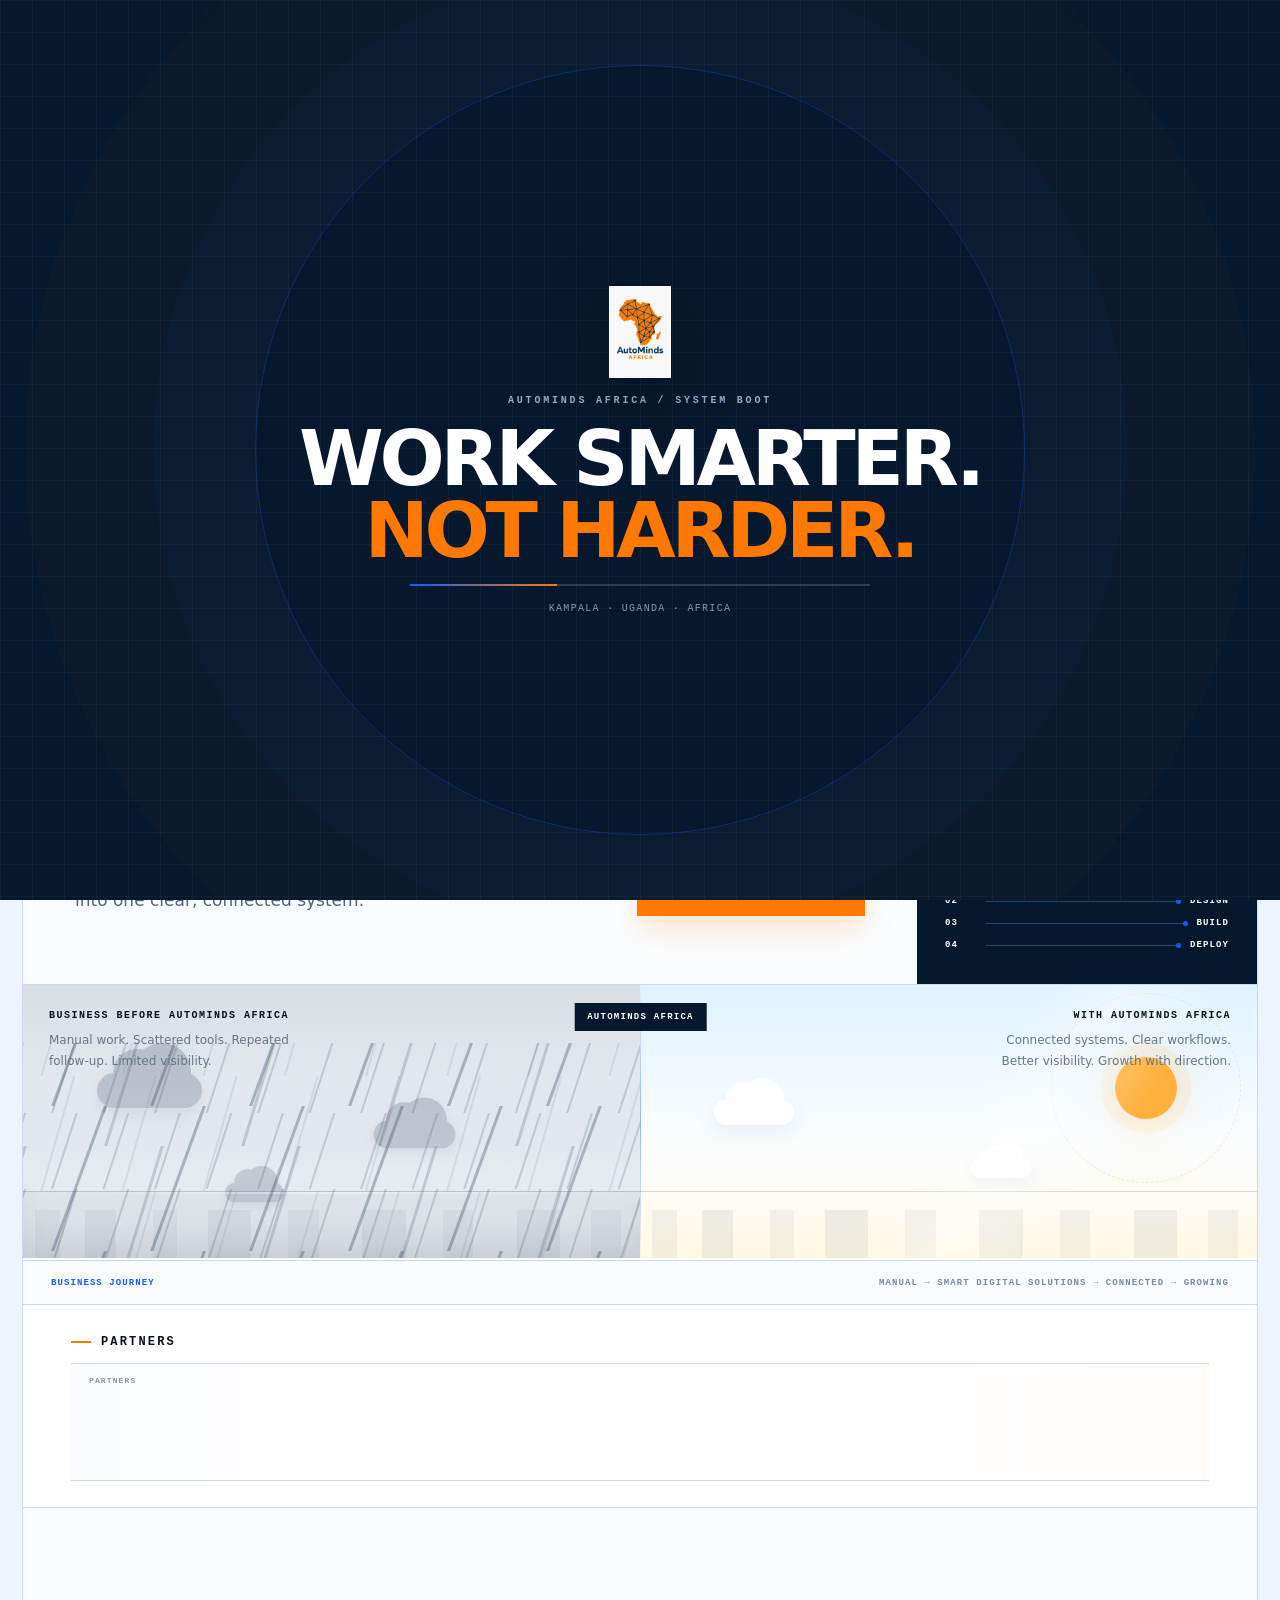
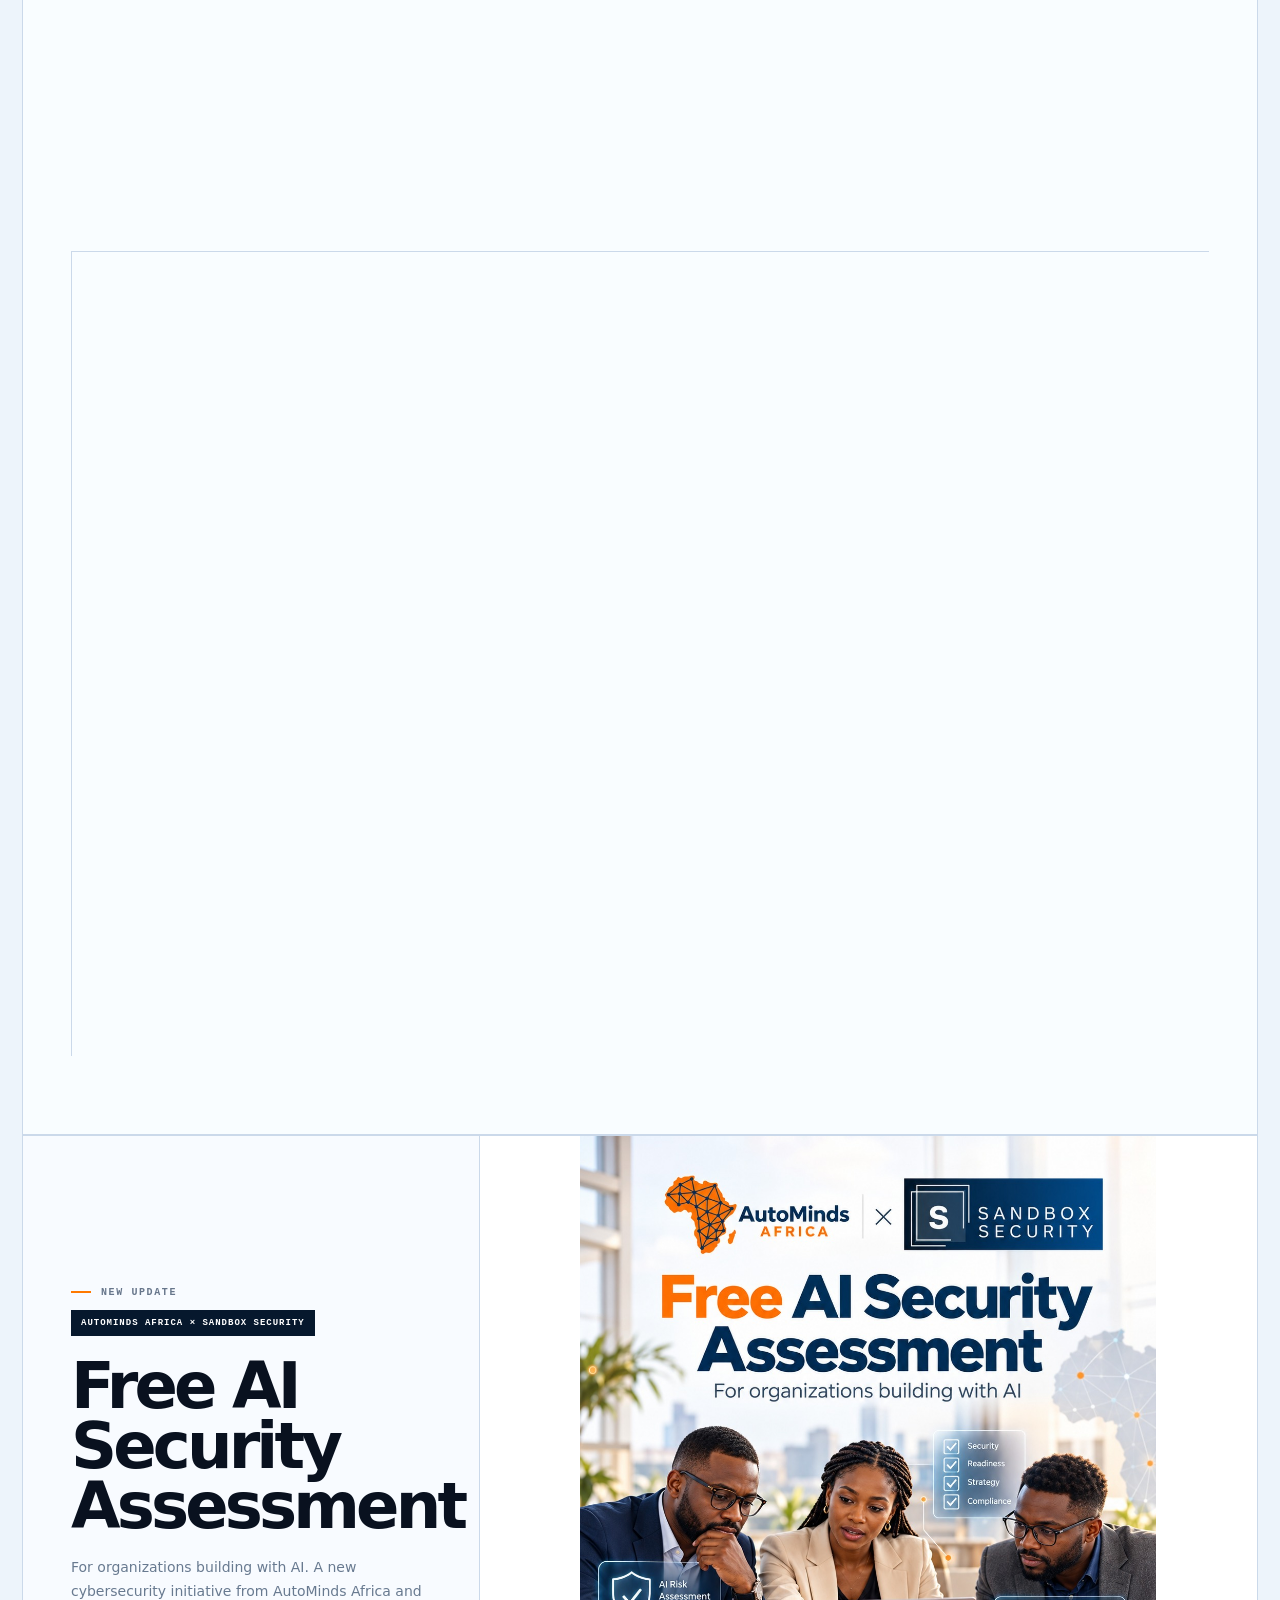
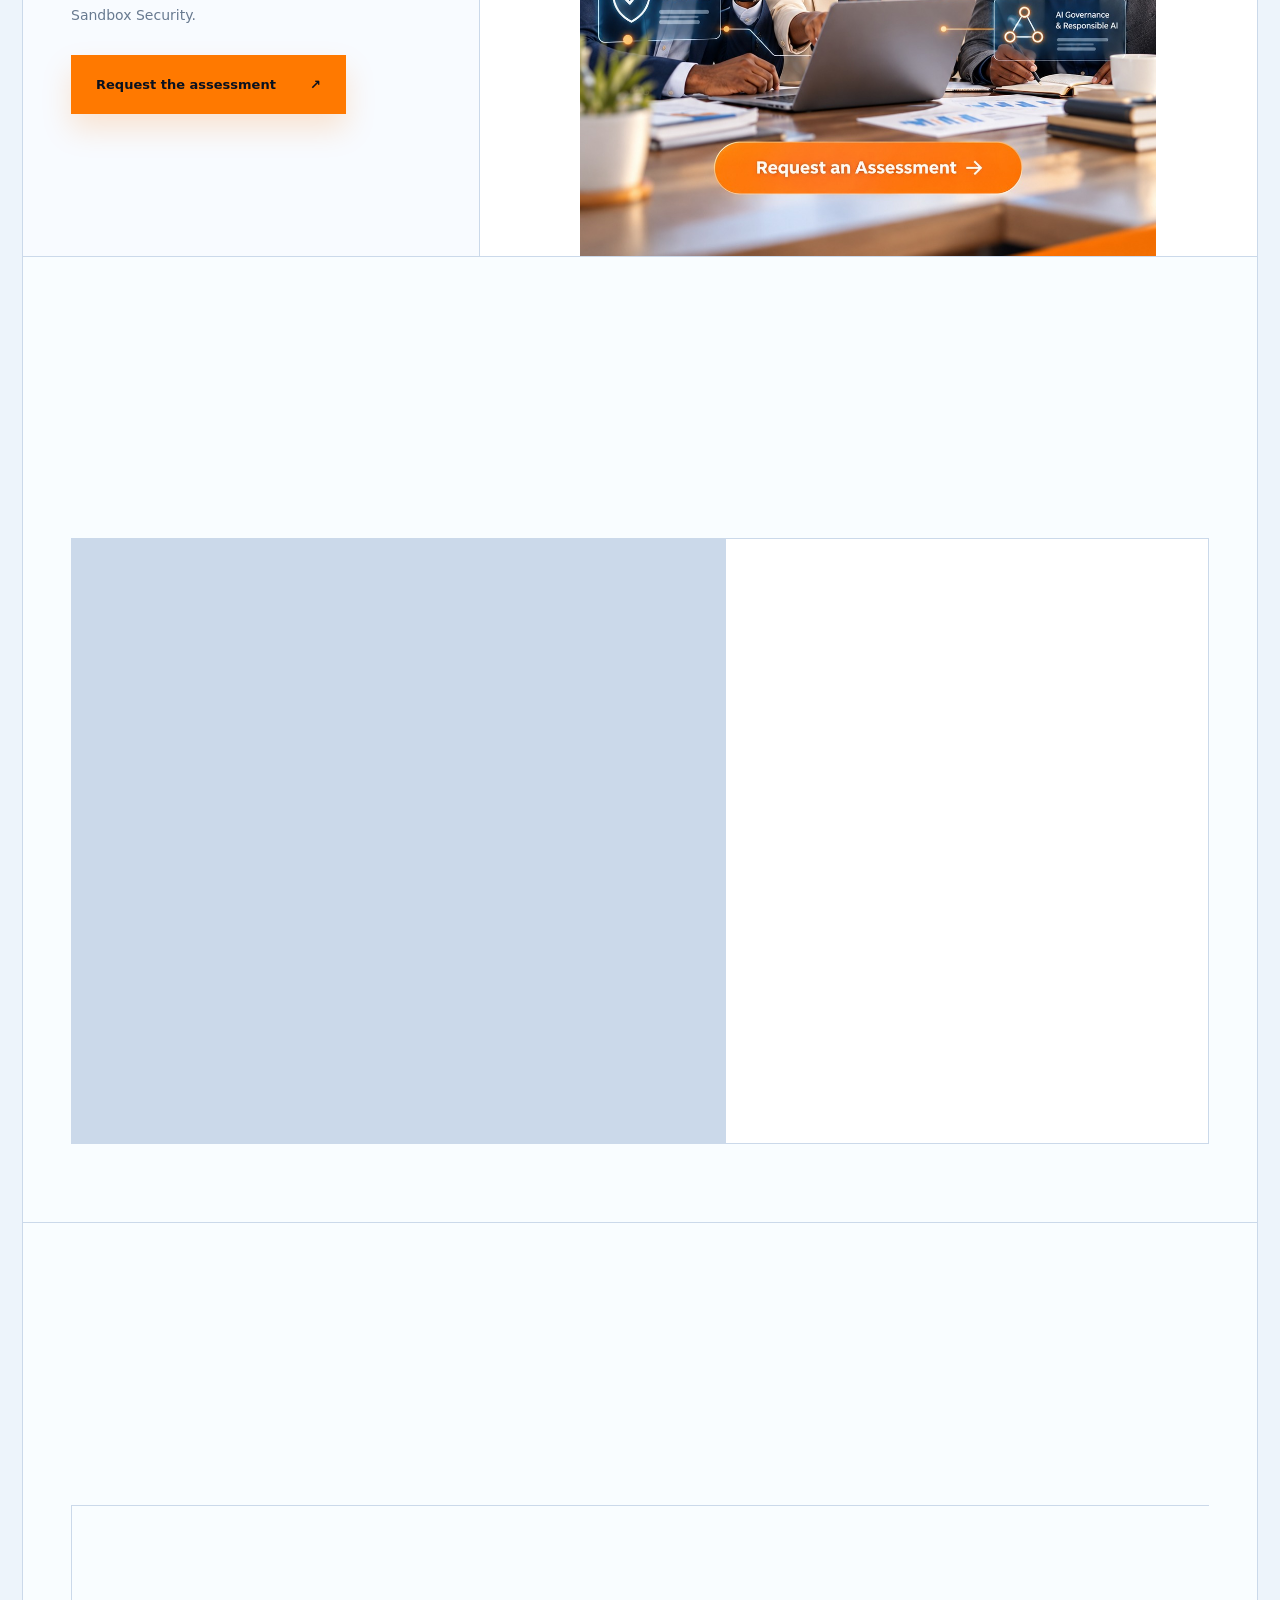
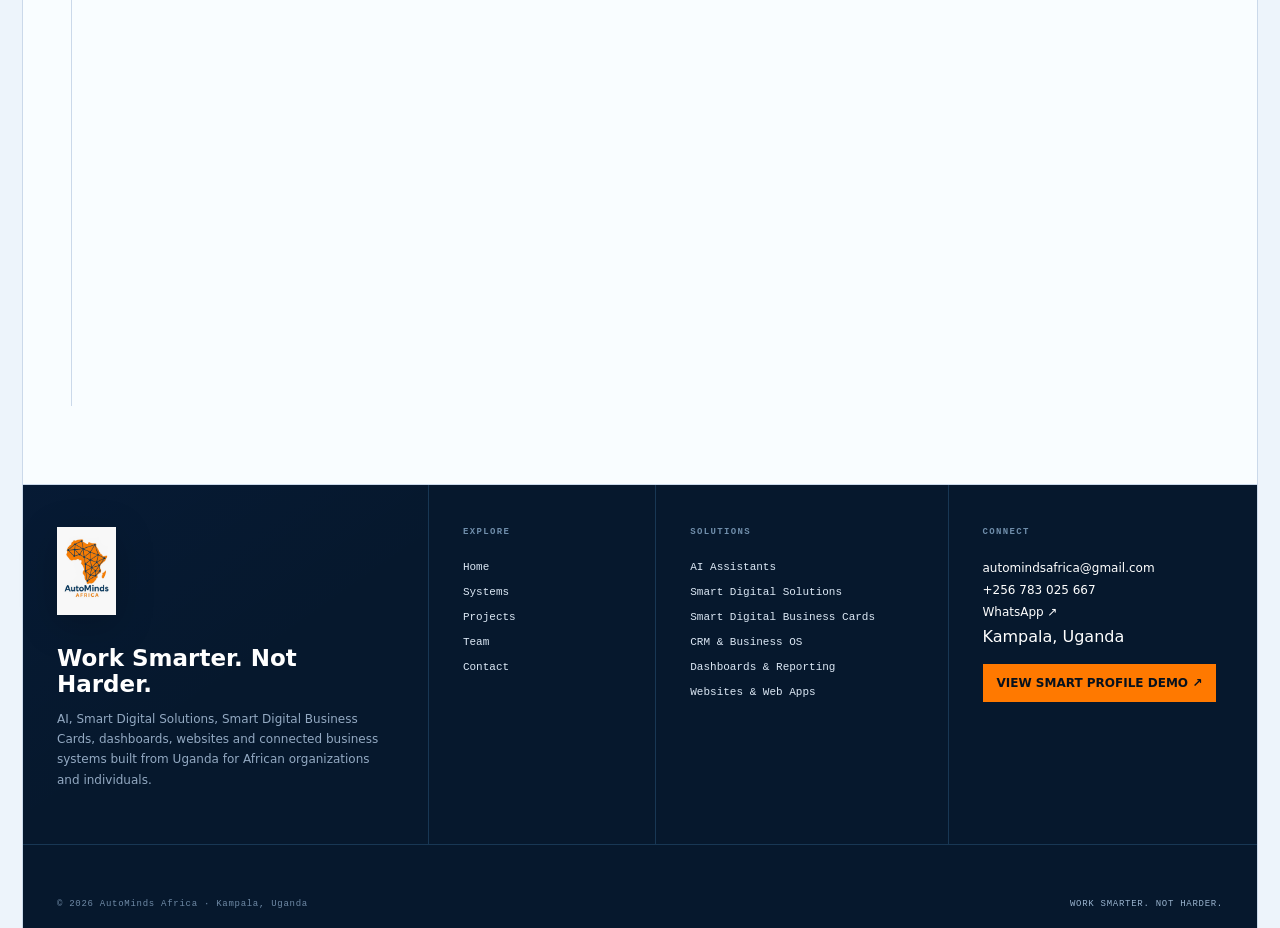
<file: index.html>
<!doctype html>
<html lang="en">
<head>
  <meta charset="utf-8" />
  <meta name="viewport" content="width=device-width,initial-scale=1" /><script src="clean-url.js"></script>
  <meta name="theme-color" content="#06182d" /><meta http-equiv="Content-Security-Policy" content="default-src 'self'; base-uri 'self'; object-src 'none'; script-src 'self'; script-src-attr 'none'; style-src 'self' https://fonts.googleapis.com; font-src 'self' https://fonts.gstatic.com data:; img-src 'self' data:; media-src 'self'; connect-src 'self'; frame-src 'none'; form-action 'self'; worker-src 'none'; upgrade-insecure-requests" /><link rel="icon" type="image/png" sizes="48x48" href="/autominds-official-favicon-48.png"><link rel="apple-touch-icon" href="/autominds-official-favicon-48.png"><link rel="manifest" href="/site.webmanifest"><meta name="application-name" content="AutoMinds Africa" />
  <meta name="description" content="AutoMinds Africa builds AI agents, Smart Digital Solutions, cybersecurity services, Smart Digital Business Cards, dashboards, web apps and connected business operating systems from Kampala, Uganda." />
  <meta property="og:image" content="https://automindsafrica.com/autominds-africa-logo.png" />
  <meta name="twitter:image" content="https://automindsafrica.com/autominds-africa-logo.png" />
  <title>AutoMinds Africa — Work Smarter. Not Harder.</title><link rel="canonical" href="https://automindsafrica.com/" />
  <link rel="preconnect" href="https://fonts.googleapis.com" />
  <link rel="preconnect" href="https://fonts.gstatic.com" crossorigin />
  <link href="https://fonts.googleapis.com/css2?family=IBM+Plex+Mono:wght@400;500;600&family=Manrope:wght@400;500;600;700;800&display=swap" rel="stylesheet" />
  <link rel="stylesheet" href="v2.css" />
  <link rel="stylesheet" href="v4.css" />
  <link rel="stylesheet" href="mobile-v5.css" /><link rel="stylesheet" href="v3.css" /><link rel="stylesheet" href="mobile-v6.css" />
  <link rel="stylesheet" href="home-updates.css?v=20261014" />
</head>
<body class="exp-body" data-page="Home">
  <div class="exp-frame">
    <header class="exp-header">
      <a class="real-brand" href="index.html" data-page-link aria-label="AutoMinds Africa home"><img src="autominds-africa-logo.png" alt="AutoMinds Africa" /></a>
      <nav class="exp-nav" aria-label="Primary navigation">
        <a class="active" href="index.html" data-page-link>Home</a>
        <a href="systems.html" data-page-link>Systems</a>
        <a href="projects.html" data-page-link>Projects</a>
        <a href="team.html" data-page-link>Team</a>
        <a href="contact.html" data-page-link>Contact</a>
      </nav>
      <div class="exp-status"><i></i><span>Kampala</span><span>/</span><span data-kampala-clock>EAT</span></div>
      <button class="exp-menu" type="button" aria-label="Open navigation" aria-expanded="false">≡</button>
    </header>

    <main>
      <section class="exp-hero">
        <div class="exp-hero-main">
          <div>
            <p class="exp-eyebrow">Built in Uganda · Designed for Africa</p>
            <h1>We build <span class="blue">AI</span>, <span class="orange">Smart Digital Solutions</span>, cybersecurity, and systems that make businesses move.</h1>
          </div>
          <div class="exp-lede-row">
            <p class="exp-lede">From AI assistants, cybersecurity and Smart Digital Business Cards to CRM, dashboards, websites and complete business operating systems — AutoMinds Africa turns scattered work into one clear, connected system.</p>
            <a class="exp-cta" href="systems.html" data-page-link><span>Enter our systems</span><b>↗</b></a>
          </div>
        </div>
        <aside class="exp-hero-side">
          <div class="side-head"><span>AUTOMINDS_OS / 02</span><b>● LIVE</b></div>
          <div>
            <div class="side-stat"><span>FOUNDED</span><strong>18.07.2025</strong></div>
            <div class="side-stat"><span>BASE</span><strong>Kampala, Uganda</strong></div>
            <div class="side-stat"><span>TEAM</span><strong>09 people</strong></div>
            <div class="side-stat"><span>MODE</span><strong>Build · Integrate · Scale</strong></div>
          </div>
          <div class="side-flow">
            <div><span>01</span><i></i><b>DISCOVER</b></div><div><span>02</span><i></i><b>DESIGN</b></div><div><span>03</span><i></i><b>BUILD</b></div><div><span>04</span><i></i><b>DEPLOY</b></div>
          </div>
        </aside>
      </section>

      <section class="evolution-rail" aria-label="Business growth with AutoMinds Africa">
        <div class="evo-city"></div><div class="evo-route"></div><div class="evolution-stage" aria-live="off"></div>
        <div class="evo-labels"><b>THE GROWTH SIGNAL</b><span>MANUAL → SMART DIGITAL SOLUTIONS → CONNECTED → GROWING</span></div>
      </section>

      <section class="partners-strip" aria-labelledby="partners-title">
        <div class="partners-strip-head">
          <p class="exp-eyebrow">Partners</p>
          <h2 id="partners-title">Specialist partners that extend what AutoMinds can deliver.</h2>
        </div>
        <div class="partners-logo-stage" aria-label="AutoMinds Africa partner logos">
          <div class="partner-logo-mover">
            <img src="logo.jpg?v=20261014" alt="Sandbox Security" />
          </div>
        </div>
      </section>

      <section class="section-pad">
        <div class="section-head2">
          <div><p class="exp-eyebrow">What we build</p><h2>Technology that behaves like a <span>system.</span></h2></div>
          <p>We do not add technology for the sake of it. We map the work, find what is slowing people down, then connect the right tools around one reliable operating flow.</p>
        </div>
        <div class="record-grid">
          <a class="record record-link" href="systems.html" data-page-link><span class="num">01</span><h3>AI Agents & Assistants</h3><p>Business-trained AI for FAQs, bookings, lead capture, customer support, qualification and human handoff.</p><span class="tag">AI / WHATSAPP / SUPPORT</span></a>
          <a class="record record-link" href="systems.html" data-page-link><span class="num">02</span><h3>Business Operating Systems</h3><p>Connected internal platforms for clients, teams, projects, tasks, invoices, follow-ups and management visibility.</p><span class="tag">CRM / OPERATIONS</span></a>
          <a class="record record-link" href="systems.html" data-page-link><span class="num">03</span><h3>Smart Digital Business Cards</h3><p>NFC and QR identities that connect introductions to contact saving, WhatsApp, websites, services, booking and payments.</p><span class="tag">NFC / QR / IDENTITY</span></a>
          <a class="record record-link" href="systems.html" data-page-link><span class="num">04</span><h3>Smart Digital Solutions</h3><p>Google Workspace, forms, APIs, notifications and data pipelines connected into dependable digital business workflows.</p><span class="tag">WORKFLOW / DATA</span></a>
          <a class="record record-link" href="systems.html" data-page-link><span class="num">05</span><h3>Dashboards & Reporting</h3><p>Operational data translated into clean management views, summaries, charts and export-ready reporting.</p><span class="tag">DASHBOARDS / BI</span></a>
          <a class="record record-link" href="systems.html" data-page-link><span class="num">06</span><h3>Websites & Web Applications</h3><p>Premium websites, portals, booking flows and internal tools built around real business actions.</p><span class="tag">WEB / APPS</span></a>
          <a class="record record-link cyber-record" href="systems.html" data-page-link><span class="num">07</span><h3>Cybersecurity Services</h3><p>Cybersecurity capability delivered through our partnership with Sandbox Security, extending AutoMinds Africa into secure digital operations and protection.</p><span class="tag">CYBERSECURITY / PARTNER SECTOR</span></a>
        </div>
      </section>

      <section class="latest-update" aria-labelledby="latest-update-title">
        <div class="latest-update-copy">
          <p class="exp-eyebrow">New update</p>
          <span class="update-badge">AUTOMINDS AFRICA × SANDBOX SECURITY</span>
          <h2 id="latest-update-title">Free AI Security Assessment</h2>
          <p>For organizations building with AI. A new cybersecurity initiative from AutoMinds Africa and Sandbox Security.</p>
          <a class="exp-cta" href="contact.html" data-page-link><span>Request the assessment</span><b>↗</b></a>
        </div>
        <div class="latest-update-media">
          <img src="Sanbox-automindsafrica%20poster.jpeg?v=20261014" alt="AutoMinds Africa and Sandbox Security — Free AI Security Assessment for organizations building with AI" />
        </div>
      </section>

      <section class="section-pad">
        <div class="section-head2">
          <div><p class="exp-eyebrow">Project signal</p><h2>Ideas become <span>working systems.</span></h2></div>
          <p>The project library now has its own space. We will keep adding live links, demos, client-ready concepts and case studies as the portfolio grows.</p>
        </div>
        <div class="project-teasers">
          <article class="project-feature">
            <div class="home-nfc-media">
              <video autoplay muted loop playsinline controls preload="metadata" aria-label="AutoMinds Africa NFC Smart Digital Business Cards video">
                <source src="AMF-NFC%20LANDSCAPE%20(1).mp4" type="video/mp4" />
              </video>
              <span class="home-video-badge">NFC + QR / LIVE PRODUCT VIDEO</span>
              <div class="home-unmute-wrap">
                <span class="home-unmute-cue">VIDEO IS PLAYING MUTED</span>
                <button class="home-unmute-btn" type="button" data-home-unmute aria-pressed="false">🔊 UNMUTE</button>
              </div>
            </div>
            <div><span class="page-code">01 / DIGITAL IDENTITY</span><h3>Smart Digital Business Cards</h3><p>Our flagship NFC + QR system for individuals and businesses, with editable profiles, personal or multi-profile dashboards, profile switching and flexible feature expansion.</p><p><a href="https://autominds-social-links.netlify.app/" target="_blank" rel="noopener">VIEW LIVE SMART PROFILE DEMO ↗</a></p></div>
          </article>
          <div class="project-list">
            <a href="projects.html" data-page-link><span>01</span><b>Smart Digital Business Cards</b><small>LIVE OFFERING →</small></a>
            <a href="projects.html" data-page-link><span>02</span><b>AI WhatsApp Assistants</b><small>AI AGENTS →</small></a>
            <a href="projects.html" data-page-link><span>03</span><b>CRM & Operations Systems</b><small>BUSINESS OS →</small></a>
            <a href="projects.html" data-page-link><span>04</span><b>School Smart Digital Solutions</b><small>EDUCATION →</small></a>
            <a href="projects.html" data-page-link><span>05</span><b>Loyalty Platforms</b><small>RETENTION →</small></a>
            <a href="projects.html" data-page-link><span>06</span><b>Web & Booking Platforms</b><small>WEB APPS →</small></a>
          </div>
        </div>
      </section>

      <section class="section-pad">
        <div class="section-head2">
          <div><p class="exp-eyebrow">How we move</p><h2>Discover. Design. Build. <span>Improve.</span></h2></div>
          <p>Every system starts with the actual workflow. We make the invisible steps visible before we digitize and connect them.</p>
        </div>
        <div class="record-grid">
          <article class="record"><span class="num">01</span><h3>Discover</h3><p>Understand how work actually moves today and where people lose time.</p><span class="tag">LISTEN / OBSERVE</span></article>
          <article class="record"><span class="num">02</span><h3>Map</h3><p>Find bottlenecks, repeated handoffs, missing data and accountability gaps.</p><span class="tag">WORKFLOW / ROLES</span></article>
          <article class="record"><span class="num">03</span><h3>Design</h3><p>Shape screens, rules, permissions, integrations and the experience around users.</p><span class="tag">SYSTEM DESIGN</span></article>
          <article class="record"><span class="num">04</span><h3>Build</h3><p>Connect AI, apps, databases, smart digital workflows and dashboards into one operating layer.</p><span class="tag">ENGINEERING</span></article>
          <article class="record"><span class="num">05</span><h3>Test</h3><p>Validate with real users and real tasks before calling the system finished.</p><span class="tag">QUALITY / USABILITY</span></article>
          <article class="record"><span class="num">06</span><h3>Improve</h3><p>Launch, train, support and keep refining around what the organization learns.</p><span class="tag">ADOPTION / SCALE</span></article>
        </div>
      </section>
    </main>

    <footer class="exp-footer">
      <div class="exp-footer-top"><img src="autominds-africa-logo.png" alt="AutoMinds Africa" /><nav class="exp-footer-nav"><a href="systems.html" data-page-link>Systems</a><a href="projects.html" data-page-link>Projects</a><a href="team.html" data-page-link>Team</a><a href="contact.html" data-page-link>Contact</a></nav></div>
      <div class="exp-footer-bottom"><span>© 2026 AutoMinds Africa · Kampala, Uganda</span><span>WORK SMARTER. NOT HARDER.</span></div>
    </footer>
  </div>
  <script src="site.js" defer></script>
</body>
</html>
</file>
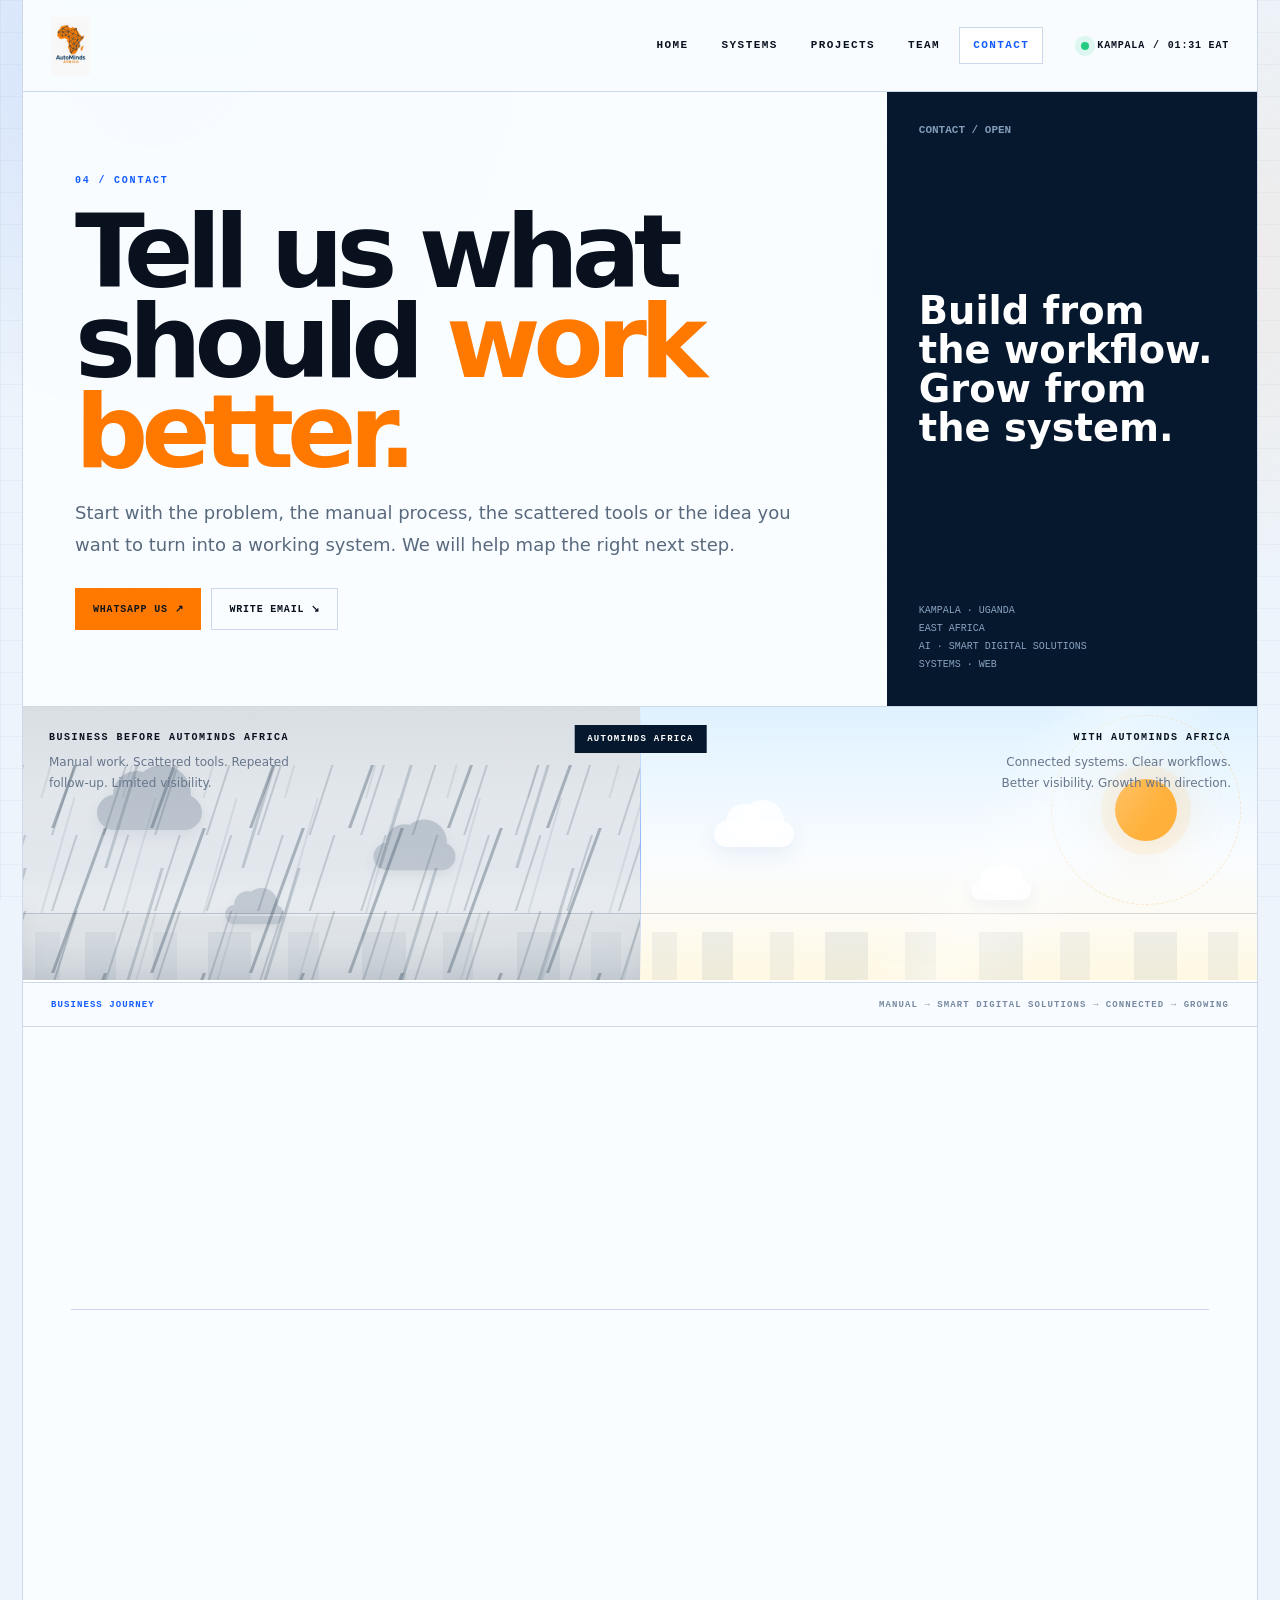
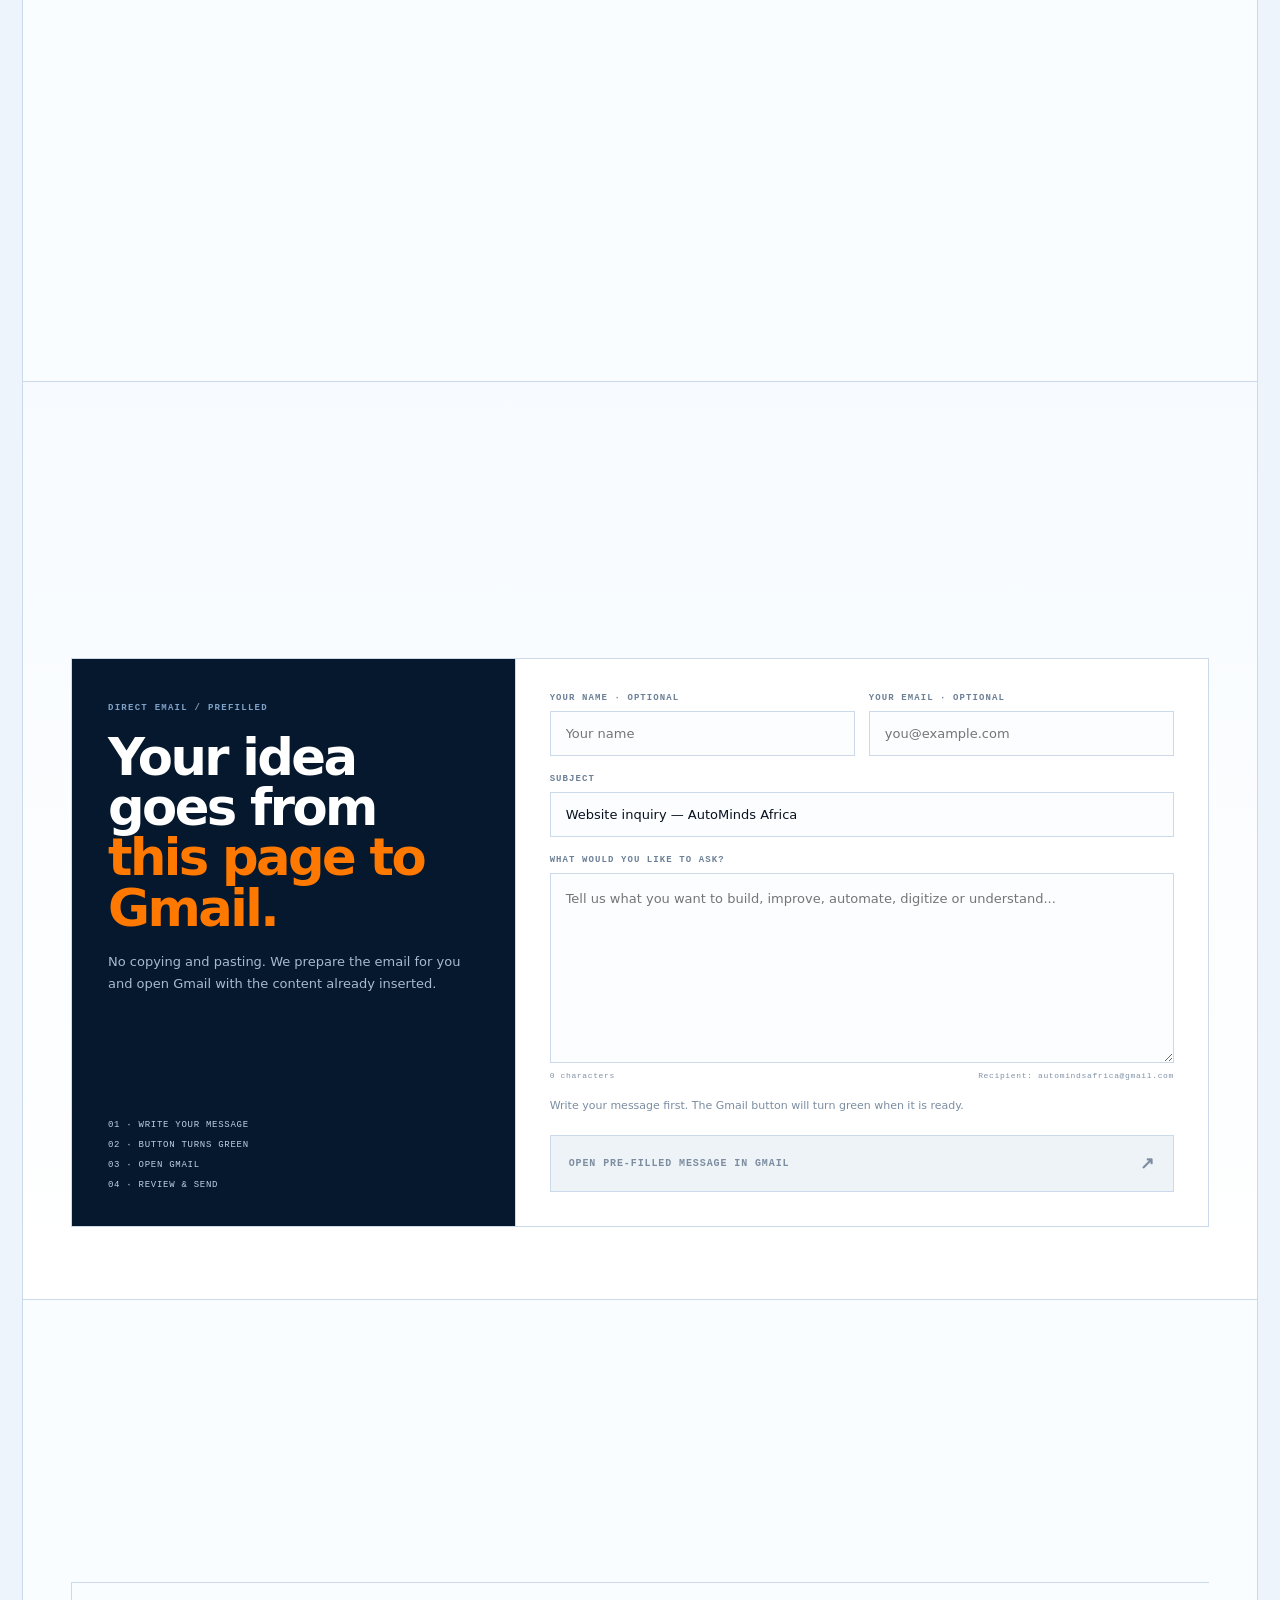
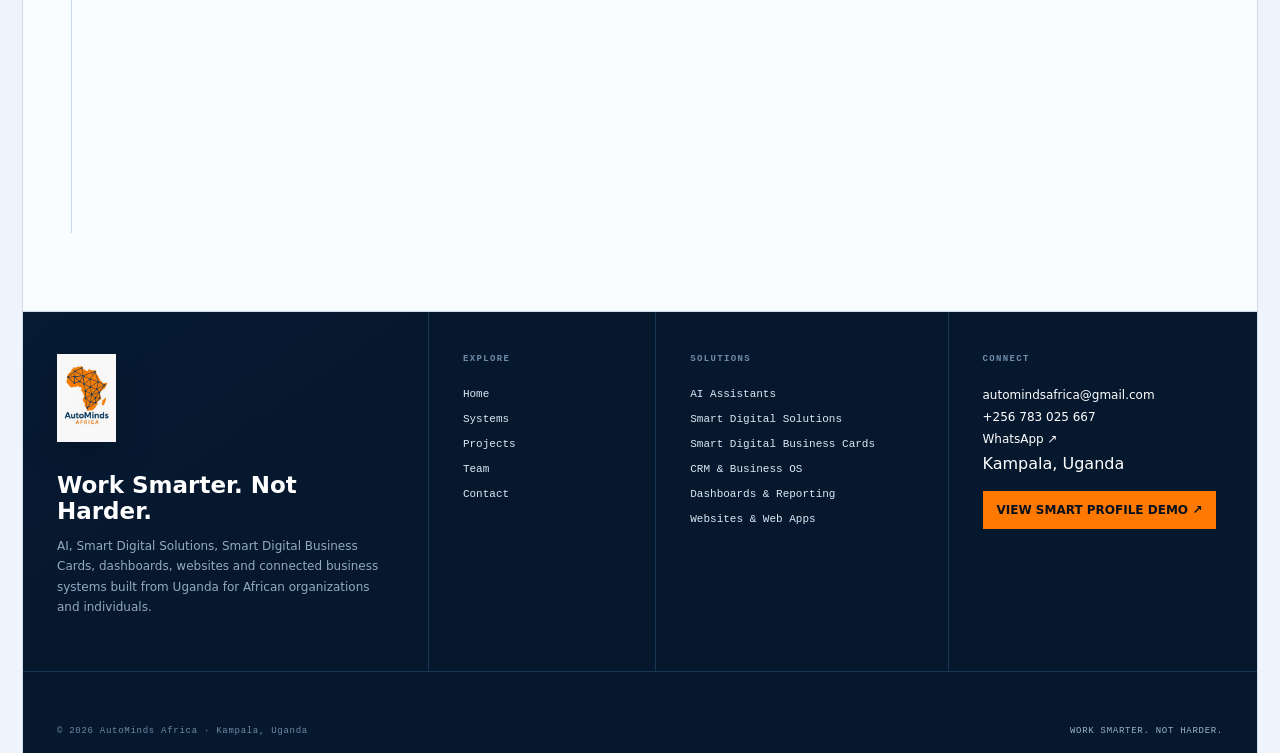
<file: contact.html>
<!doctype html>
<html lang="en"><head><meta charset="utf-8"/><meta name="viewport" content="width=device-width,initial-scale=1"/><script src="clean-url.js"></script><meta name="theme-color" content="#06182d"/><meta http-equiv="Content-Security-Policy" content="default-src 'self'; base-uri 'self'; object-src 'none'; script-src 'self'; script-src-attr 'none'; style-src 'self' https://fonts.googleapis.com; font-src 'self' https://fonts.gstatic.com data:; img-src 'self' data:; media-src 'self'; connect-src 'self'; frame-src 'none'; form-action 'self'; worker-src 'none'; upgrade-insecure-requests" /><link rel="icon" type="image/png" sizes="48x48" href="/autominds-official-favicon-48.png"><link rel="apple-touch-icon" href="/autominds-official-favicon-48.png"><link rel="manifest" href="/site.webmanifest"><meta name="application-name" content="AutoMinds Africa" /><meta name="description" content="Contact AutoMinds Africa in Kampala, Uganda for AI, Smart Digital Solutions, smart digital business cards, business systems and web applications."/><title>Contact — AutoMinds Africa</title><link rel="canonical" href="https://automindsafrica.com/contact" /><link rel="preconnect" href="https://fonts.googleapis.com"/><link rel="preconnect" href="https://fonts.gstatic.com" crossorigin/><link href="https://fonts.googleapis.com/css2?family=IBM+Plex+Mono:wght@400;500;600&family=Manrope:wght@400;500;600;700;800&display=swap" rel="stylesheet"/><link rel="stylesheet" href="v2.css"/><link rel="stylesheet" href="v4.css"/><link rel="stylesheet" href="mobile-v5.css"/><link rel="stylesheet" href="v3.css" /><link rel="stylesheet" href="mobile-v6.css" /></head>
<body class="exp-body" data-page="Contact"><div class="exp-frame">
<header class="exp-header"><a class="real-brand" href="index.html" data-page-link><img src="autominds-africa-logo.png" alt="AutoMinds Africa"/></a><nav class="exp-nav"><a href="index.html" data-page-link>Home</a><a href="systems.html" data-page-link>Systems</a><a href="projects.html" data-page-link>Projects</a><a href="team.html" data-page-link>Team</a><a class="active" href="contact.html" data-page-link>Contact</a></nav><div class="exp-status"><i></i><span>Kampala</span><span>/</span><span data-kampala-clock>EAT</span></div><button class="exp-menu" type="button">≡</button></header>
<main>
<section class="page-hero"><div class="page-hero-copy"><span class="page-code">04 / CONTACT</span><h1>Tell us what should <span class="orange-text">work better.</span></h1><p>Start with the problem, the manual process, the scattered tools or the idea you want to turn into a working system. We will help map the right next step.</p><div class="contact-hero-action"><a href="https://wa.me/256783025667" target="_blank" rel="noopener">WHATSAPP US ↗</a><a href="#gmail-compose">WRITE EMAIL ↘</a></div></div><aside class="page-hero-side"><span class="page-number">CONTACT / OPEN</span><strong>Build from the workflow. Grow from the system.</strong><small>KAMPALA · UGANDA<br/>EAST AFRICA<br/>AI · SMART DIGITAL SOLUTIONS<br/>SYSTEMS · WEB</small></aside></section>
<section class="evolution-rail"><div class="evo-city"></div><div class="evo-route"></div><div class="evolution-stage"></div><div class="evo-labels"><b>FROM IDEA TO ACTION</b><span>MESSAGE → DISCOVERY → SCOPE → BUILD</span></div></section>
<section class="section-pad"><div class="section-head2"><div><p class="exp-eyebrow">Start a conversation</p><h2>Choose the <span>fastest route.</span></h2></div><p>For a new system or project, a short message explaining what you want to improve is enough to start. We can structure the technical detail together afterward.</p></div>
<div class="contact-grid2"><article class="contact-panel"><span>01 / WHATSAPP</span><h3>Fastest route</h3><a href="https://wa.me/256783025667" target="_blank" rel="noopener">+256 783 025 667 ↗</a><p>Best for project inquiries, demos, meetings and quick follow-up.</p></article><article class="contact-panel"><span>02 / EMAIL</span><h3>Send a brief</h3><a href="#gmail-compose">Write your message below ↘</a><p>Type your inquiry on this page, then open Gmail with the recipient, subject and message already prepared.</p></article><article class="contact-panel"><span>03 / PHONE</span><h3>Talk directly</h3><a href="tel:+256783025667">+256 783 025 667</a><p>Call when the conversation is easier to explain verbally than in a message.</p></article><article class="contact-panel"><span>04 / LOCATION</span><h3>Kampala, Uganda</h3><p>AutoMinds Africa is built from Uganda for African organizations and teams.</p><p class="blue-text">KAMPALA · EAST AFRICA</p></article></div></section>

<section class="gmail-compose-section" id="gmail-compose">
  <div class="section-head2"><div><p class="exp-eyebrow">Email AutoMinds Africa</p><h2>Write it here. <span>Send it in Gmail.</span></h2></div><p>Type what you want to ask. Once your message is ready, the Gmail button turns green. Tap it and Gmail opens with AutoMinds Africa, your subject and your message already filled in — you only review and send.</p></div>
  <div class="gmail-compose-grid">
    <aside class="gmail-compose-intro">
      <div><span class="gmail-code">DIRECT EMAIL / PREFILLED</span><h3>Your idea goes from <span>this page to Gmail.</span></h3><p>No copying and pasting. We prepare the email for you and open Gmail with the content already inserted.</p></div>
      <div class="gmail-compose-steps"><span>01 · WRITE YOUR MESSAGE</span><span>02 · BUTTON TURNS GREEN</span><span>03 · OPEN GMAIL</span><span>04 · REVIEW & SEND</span></div>
    </aside>
    <form class="gmail-compose-form" id="gmail-compose-form" novalidate>
      <div class="gmail-form-row">
        <div class="gmail-field"><label for="gmail-name">Your name · optional</label><input id="gmail-name" name="name" type="text" autocomplete="name" placeholder="Your name"/></div>
        <div class="gmail-field"><label for="gmail-email">Your email · optional</label><input id="gmail-email" name="email" type="email" autocomplete="email" placeholder="you@example.com"/></div>
      </div>
      <div class="gmail-field"><label for="gmail-subject">Subject</label><input id="gmail-subject" name="subject" type="text" value="Website inquiry — AutoMinds Africa"/></div>
      <div class="gmail-field"><label for="gmail-message">What would you like to ask?</label><textarea id="gmail-message" name="message" placeholder="Tell us what you want to build, improve, automate, digitize or understand..." required></textarea><div class="gmail-counter"><span id="gmail-message-count">0 characters</span><span>Recipient: automindsafrica@gmail.com</span></div></div>
      <div class="gmail-ready-note" id="gmail-ready-note">Write your message first. The Gmail button will turn green when it is ready.</div>
      <button class="gmail-open-btn" id="gmail-open" type="submit" disabled aria-disabled="true"><span>OPEN PRE-FILLED MESSAGE IN GMAIL</span><b>↗</b></button>
    </form>
  </div>
</section>

<section class="section-pad"><div class="section-head2"><div><p class="exp-eyebrow">Good first message</p><h2>What should you <span>send us?</span></h2></div><p>You do not need a technical specification. Tell us what currently happens, what is frustrating or slow, who uses the process and what a better outcome would look like.</p></div><div class="record-grid"><article class="record"><span class="num">01</span><h3>The current process</h3><p>How the work is done today, even if it is manual, on WhatsApp, Sheets or paper.</p><span class="tag">CURRENT STATE</span></article><article class="record"><span class="num">02</span><h3>The problem</h3><p>Where time is lost, errors happen, customers wait or management lacks visibility.</p><span class="tag">BOTTLENECK</span></article><article class="record"><span class="num">03</span><h3>The outcome</h3><p>What should become faster, clearer, smarter or easier to manage.</p><span class="tag">TARGET STATE</span></article></div></section>
</main><footer class="exp-footer"><div class="exp-footer-top"><img src="autominds-africa-logo.png" alt="AutoMinds Africa"/><nav class="exp-footer-nav"><a href="index.html" data-page-link>Home</a><a href="systems.html" data-page-link>Systems</a><a href="projects.html" data-page-link>Projects</a><a href="team.html" data-page-link>Team</a></nav></div><div class="exp-footer-bottom"><span>© 2026 AutoMinds Africa · Kampala, Uganda</span><span>CHANGE IS HERE.</span></div></footer></div><script src="site.js" defer></script><script src="contact-compose.js" defer></script></body></html>
</file>
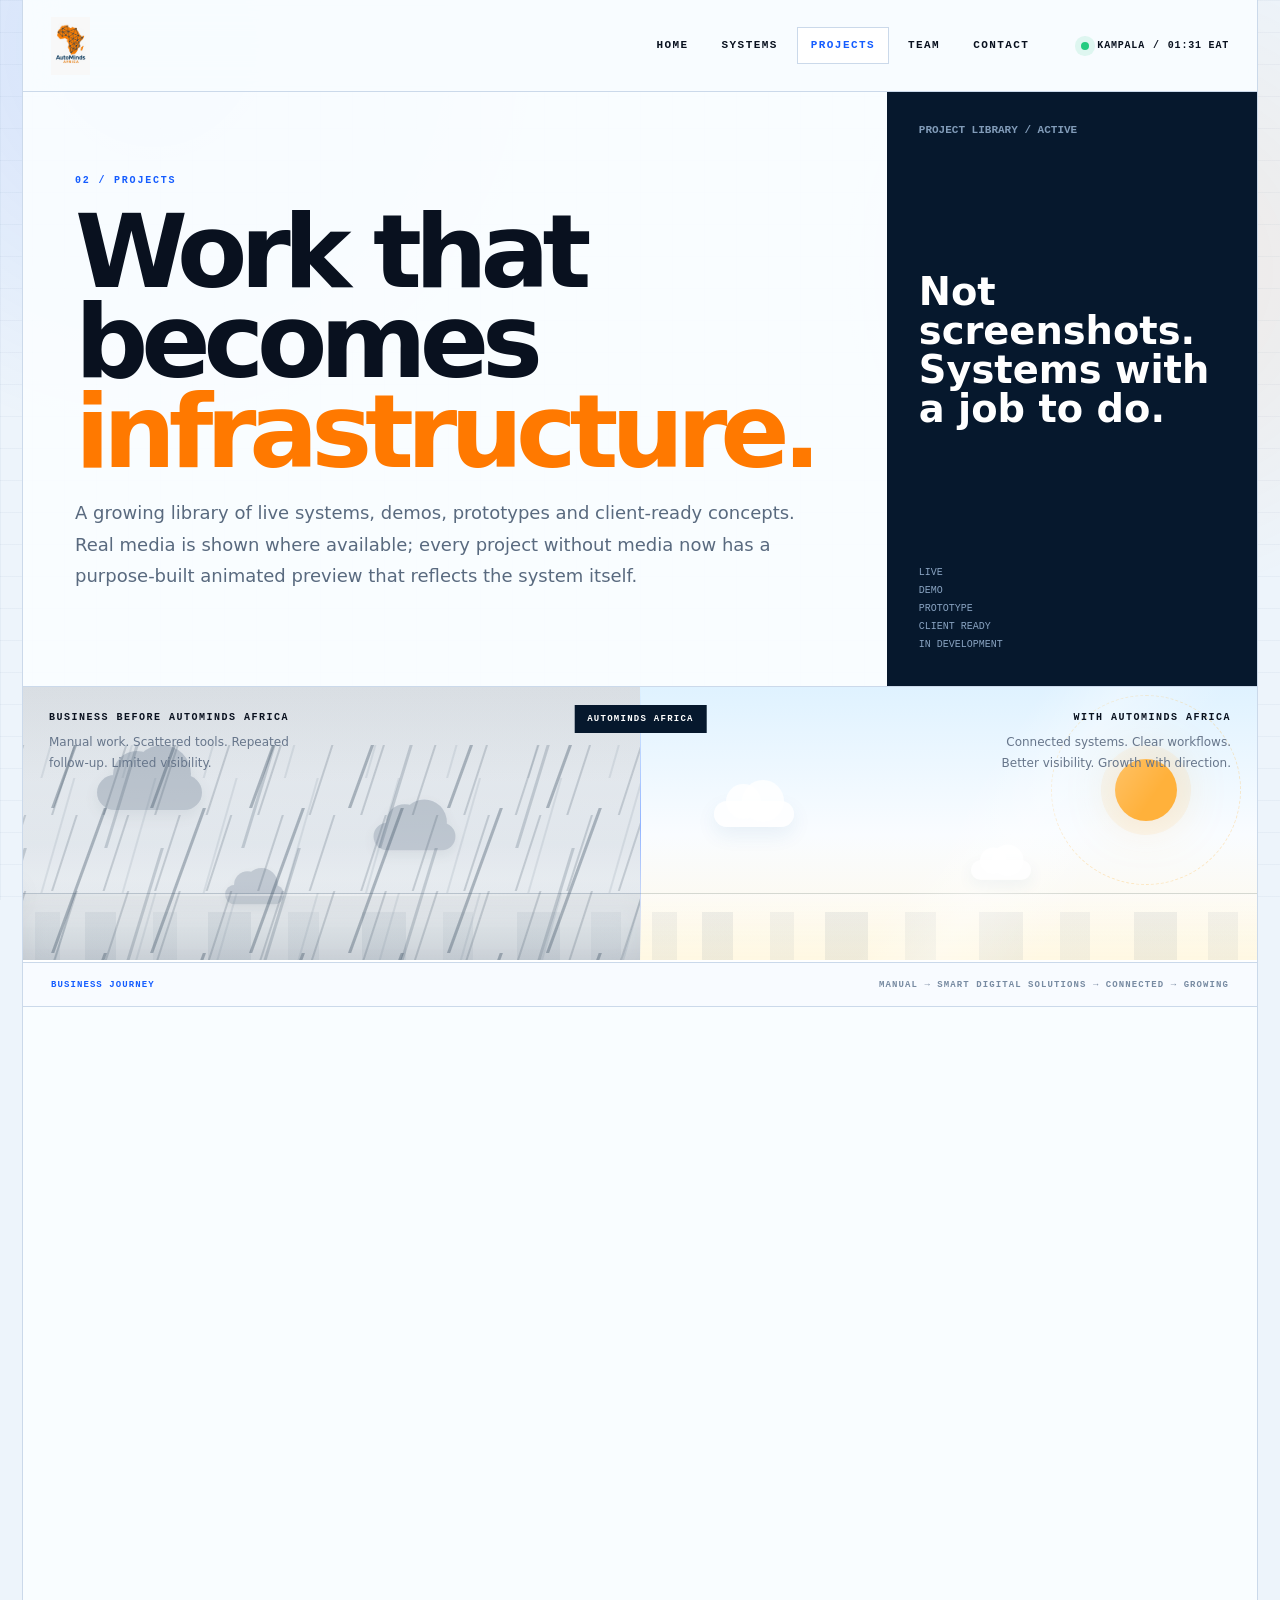
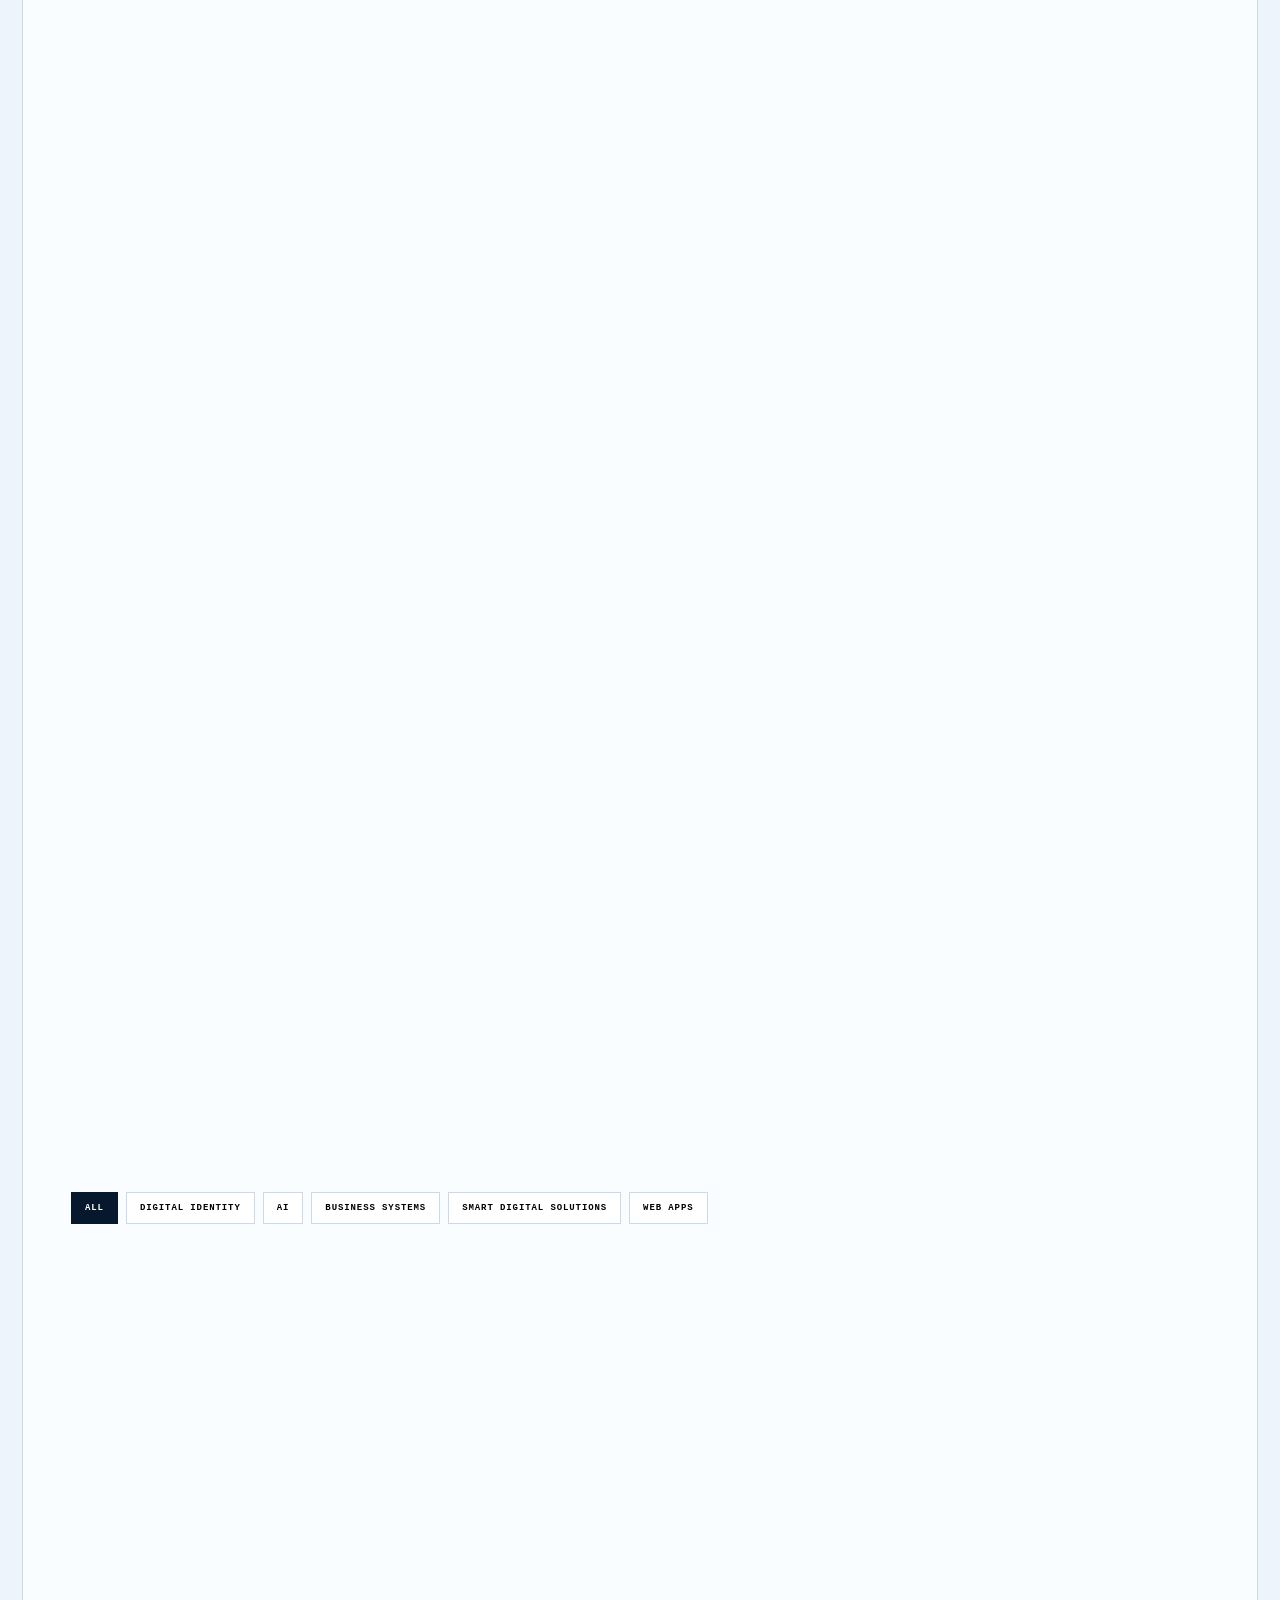
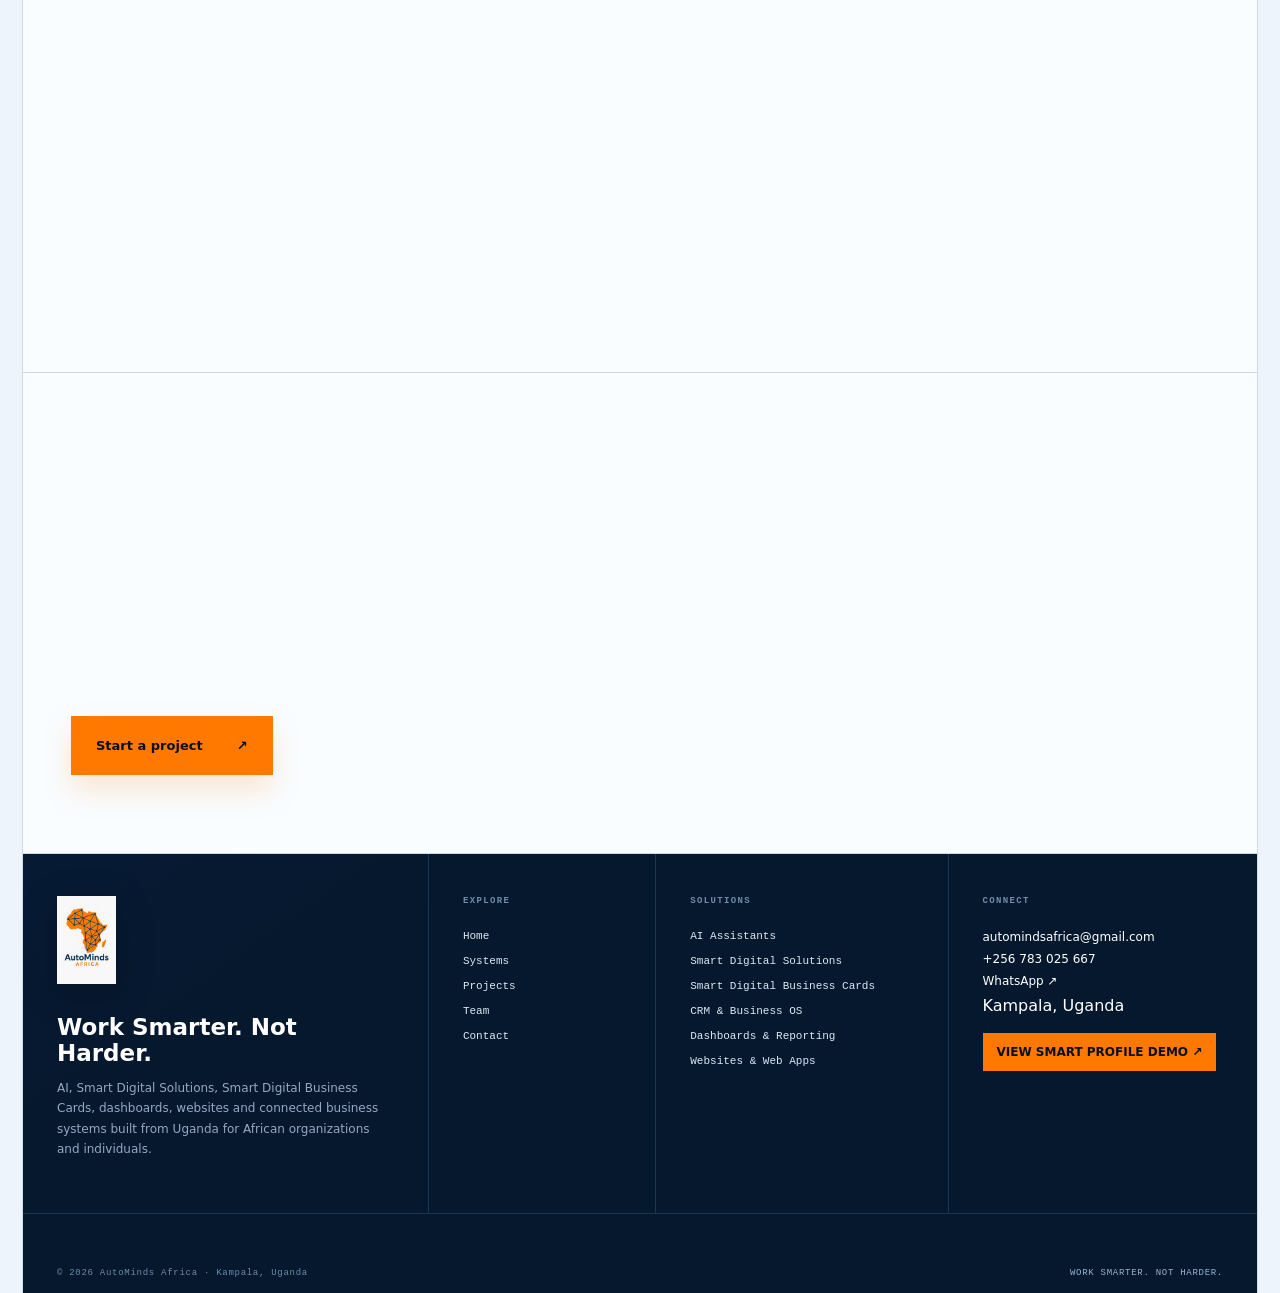
<file: projects.html>
<!doctype html>
<html lang="en"><head><meta charset="utf-8"/><meta name="viewport" content="width=device-width,initial-scale=1"/><script src="clean-url.js"></script><meta name="theme-color" content="#06182d"/><meta http-equiv="Content-Security-Policy" content="default-src 'self'; base-uri 'self'; object-src 'none'; script-src 'self'; script-src-attr 'none'; style-src 'self' https://fonts.googleapis.com; font-src 'self' https://fonts.gstatic.com data:; img-src 'self' data:; media-src 'self'; connect-src 'self'; frame-src 'none'; form-action 'self'; worker-src 'none'; upgrade-insecure-requests" /><link rel="icon" type="image/png" sizes="48x48" href="/autominds-official-favicon-48.png"><link rel="apple-touch-icon" href="/autominds-official-favicon-48.png"><link rel="manifest" href="/site.webmanifest"><meta name="application-name" content="AutoMinds Africa" /><meta name="description" content="Explore AutoMinds Africa projects across AI, Smart Digital Solutions, smart digital identity, business systems and web applications."/><title>Projects — AutoMinds Africa</title><link rel="canonical" href="https://automindsafrica.com/projects" /><link rel="preconnect" href="https://fonts.googleapis.com"/><link rel="preconnect" href="https://fonts.gstatic.com" crossorigin/><link href="https://fonts.googleapis.com/css2?family=IBM+Plex+Mono:wght@400;500;600&family=Manrope:wght@400;500;600;700;800&display=swap" rel="stylesheet"/><link rel="stylesheet" href="v2.css"/><link rel="stylesheet" href="v4.css"/><link rel="stylesheet" href="project-previews.css"/><link rel="stylesheet" href="mobile-v5.css"/><link rel="stylesheet" href="v3.css" /><link rel="stylesheet" href="mobile-v6.css" /></head>
<body class="exp-body" data-page="Projects"><div class="exp-frame">
<header class="exp-header"><a class="real-brand" href="index.html" data-page-link><img src="autominds-africa-logo.png" alt="AutoMinds Africa"/></a><nav class="exp-nav"><a href="index.html" data-page-link>Home</a><a href="systems.html" data-page-link>Systems</a><a class="active" href="projects.html" data-page-link>Projects</a><a href="team.html" data-page-link>Team</a><a href="contact.html" data-page-link>Contact</a></nav><div class="exp-status"><i></i><span>Kampala</span><span>/</span><span data-kampala-clock>EAT</span></div><button class="exp-menu" type="button">≡</button></header>
<main>
<section class="page-hero"><div class="page-hero-copy"><span class="page-code">02 / PROJECTS</span><h1>Work that becomes <span class="orange-text">infrastructure.</span></h1><p>A growing library of live systems, demos, prototypes and client-ready concepts. Real media is shown where available; every project without media now has a purpose-built animated preview that reflects the system itself.</p></div><aside class="page-hero-side"><span class="page-number">PROJECT LIBRARY / ACTIVE</span><strong>Not screenshots. Systems with a job to do.</strong><small>LIVE<br/>DEMO<br/>PROTOTYPE<br/>CLIENT READY<br/>IN DEVELOPMENT</small></aside></section>
<section class="evolution-rail"><div class="evo-city"></div><div class="evo-route"></div><div class="evolution-stage"></div><div class="evo-labels"><b>PROJECT EVOLUTION</b><span>IDEA → PROTOTYPE → TEST → DEPLOY → IMPROVE</span></div></section>
<section class="section-pad"><div class="section-head2"><div><p class="exp-eyebrow">Project library</p><h2>Browse by <span>system type.</span></h2></div><p>Every preview below is intentionally different: AI looks like conversation routing, CRM looks like a pipeline, education looks like school administration, loyalty looks like rewards, and booking looks like a reservation system.</p></div>
<div class="projects-toolbar"><button class="active" data-project-filter="all">ALL</button><button data-project-filter="identity">DIGITAL IDENTITY</button><button data-project-filter="ai">AI</button><button data-project-filter="ops">BUSINESS SYSTEMS</button><button data-project-filter="automation">SMART DIGITAL SOLUTIONS</button><button data-project-filter="web">WEB APPS</button></div>
<div class="projects-grid2">

<article class="project-card2" data-category="identity"><div class="project-card-visual smart-video-preview" data-code="01 / NFC + QR"><video autoplay muted loop playsinline preload="metadata" aria-label="Smart Digital Business Cards preview"><source src="AMF-NFC%20LANDSCAPE%20(1).mp4" type="video/mp4"/></video></div><div class="project-card-body"><div class="project-card-top"><span>DIGITAL IDENTITY</span><b>● LIVE OFFERING</b></div><h3>Smart Digital Business Cards</h3><p>Customized NFC + QR cards connected to editable profiles for individuals and multi-profile business dashboards for teams, with profile switching and flexible feature expansion.</p><div class="project-actions"><a href="https://autominds-social-links.netlify.app/" target="_blank" rel="noopener">LIVE DEMO ↗</a><a href="contact.html" data-page-link>DISCUSS SOLUTION</a></div></div></article>

<article class="project-card2" data-category="ai"><div class="project-card-visual project-preview preview-ai" data-code="02 / AI AGENT" data-placeholder="AI ASSISTANT DEMO PREVIEW COMING SOON"><div class="ai-phone"><div class="ai-phone-head">AUTOMINDS AI</div><div class="ai-chat user">Do you have appointments today?</div><div class="ai-chat bot">Yes. I can book one for you.</div><div class="ai-chat action">BOOKING → 14:30 / CONFIRMED</div><div class="ai-typing"><i></i><i></i><i></i></div></div><div class="ai-routing"><div class="ai-route"><b>FAQ</b><em>ANSWERED</em></div><div class="ai-route"><b>LEAD</b><em>CAPTURED</em></div><div class="ai-route"><b>BOOKING</b><em>ROUTED</em></div><div class="ai-route"><b>HUMAN</b><span>HANDOFF READY</span></div></div></div><div class="project-card-body"><div class="project-card-top"><span>AI AGENTS</span><b>● DEMO READY</b></div><h3>AI WhatsApp Assistants</h3><p>Business-trained assistants for FAQs, lead capture, booking, order intake, qualification, routing and explicit human escalation.</p><div class="project-actions"><a href="contact.html" data-page-link>REQUEST DEMO</a><span>DEMO LINK TO ADD</span></div></div></article>

<article class="project-card2" data-category="ops"><div class="project-card-visual project-preview preview-os" data-code="03 / BUSINESS OS" data-placeholder="SYSTEM SNAPSHOT COMING SOON"><div class="os-dashboard"><aside class="os-sidebar"><b>AUTOMINDS OS</b><span class="os-nav active"></span><span class="os-nav"></span><span class="os-nav"></span><span class="os-nav"></span><span class="os-nav"></span></aside><div class="os-main"><div class="os-kpis"><div class="os-kpi"><small>ACTIVE LEADS</small><strong>48</strong></div><div class="os-kpi"><small>PROJECTS</small><strong>12</strong></div><div class="os-kpi"><small>ON TRACK</small><strong>91%</strong></div></div><div class="os-lower"><div class="os-chart"><div class="os-bars"><i></i><i></i><i></i><i></i><i></i></div></div><div class="os-tasks"><span class="os-task"></span><span class="os-task"></span><span class="os-task"></span><span class="os-task"></span></div></div></div></div></div><div class="project-card-body"><div class="project-card-top"><span>BUSINESS SYSTEMS</span><b>● IN DEVELOPMENT</b></div><h3>AutoMinds Africa OS</h3><p>Internal operating system connecting leads, contacts, campaigns, projects, tasks, reporting, follow-ups and team accountability.</p><div class="project-actions"><a href="contact.html" data-page-link>DISCUSS SIMILAR</a><span>CASE STUDY IN PREPARATION</span></div></div></article>

<article class="project-card2" data-category="ops"><div class="project-card-visual project-preview preview-crm" data-code="04 / CRM + OPS" data-placeholder="CLIENT SYSTEM PREVIEW COMING SOON"><div class="crm-metric">CONVERSION <b>+18%</b></div><div class="crm-board"><div class="crm-col"><h5>NEW LEADS</h5><div class="crm-card hot"></div><div class="crm-card"></div><div class="crm-card"></div></div><div class="crm-col"><h5>QUALIFIED</h5><div class="crm-card"></div><div class="crm-card hot"></div></div><div class="crm-col"><h5>WON / ACTIVE</h5><div class="crm-card"></div><div class="crm-card"></div></div></div><div class="crm-lead"></div></div><div class="project-card-body"><div class="project-card-top"><span>CRM / OPERATIONS</span><b>● CLIENT READY</b></div><h3>CRM & Operations Systems</h3><p>Custom role-based platforms for client management, pipelines, projects, tasks, invoices, reminders, reports and notifications.</p><div class="project-actions"><a href="contact.html" data-page-link>BUILD SIMILAR</a><span>VISUAL PREVIEW LOADING</span></div></div></article>

<article class="project-card2" data-category="automation"><div class="project-card-visual project-preview preview-school" data-code="05 / EDUCATION" data-placeholder="EDUCATION SYSTEM PREVIEW COMING SOON"><div class="school-ui"><div class="school-table"><h5>ATTENDANCE / TODAY</h5><div class="student-row"><i></i><span>STUDENT 001</span><span>PRESENT</span></div><div class="student-row"><i></i><span>STUDENT 002</span><span>PRESENT</span></div><div class="student-row absent"><i></i><span>STUDENT 003</span><span>ABSENT</span></div><div class="student-row"><i></i><span>STUDENT 004</span><span>PRESENT</span></div><div class="attendance-scan"></div></div><aside class="school-side"><h5>ADMIN OVERVIEW</h5><div class="school-stat"><small>ENROLLED</small><strong>1,284</strong></div><div class="school-stat"><small>FEES RECEIVED</small><strong>84%</strong></div><div class="school-calendar"><i></i><i></i><i></i><i></i><i></i><i></i><i></i><i></i><i></i><i></i><i></i><i></i><i></i><i></i><i></i></div></aside></div></div><div class="project-card-body"><div class="project-card-top"><span>EDUCATION SMART DIGITAL SOLUTIONS</span><b>● CLIENT READY</b></div><h3>School Administration Smart Digital Solutions</h3><p>Admissions, records, expenses, stock, reporting and document generation connected through structured digital workflows.</p><div class="project-actions"><a href="contact.html" data-page-link>DISCUSS SYSTEM</a><span>CASE STUDY IN PREPARATION</span></div></div></article>

<article class="project-card2" data-category="automation"><div class="project-card-visual project-preview preview-loyalty" data-code="06 / RETENTION" data-placeholder="LOYALTY DEMO PREVIEW COMING SOON"><div class="loyalty-card"><small>REWARD BALANCE</small><strong>1,250 PTS</strong><span>GOLD MEMBER</span></div><div class="loyalty-ring"></div><div class="loyalty-tier"><span>BRONZE / 500</span><span>GOLD / 1,000</span><span>PLATINUM / 2,500</span></div></div><div class="project-card-body"><div class="project-card-top"><span>CUSTOMER RETENTION</span><b>● PROTOTYPE</b></div><h3>Loyalty Platforms</h3><p>Customer profiles, points, rewards, activity history and owner dashboards designed to make repeat relationships visible.</p><div class="project-actions"><a href="contact.html" data-page-link>VIEW AS DEMO</a><span>PROTOTYPE VISUAL IN PREPARATION</span></div></div></article>

<article class="project-card2" data-category="web"><div class="project-card-visual project-preview preview-website" data-code="07 / PUBLIC WEB" data-placeholder="LIVE WEBSITE PREVIEW"><div class="website-browser"><div class="website-chrome"><i></i><i></i><i></i></div><div class="website-page"><div class="website-scroll"><div class="website-nav"></div><div class="website-hero"></div><div class="website-sections"><i></i><i></i><i></i><i></i><i></i><i></i></div></div></div><span class="website-cursor"></span></div></div><div class="project-card-body"><div class="project-card-top"><span>WEB APPLICATIONS</span><b>● LIVE</b></div><h3>AutoMinds Africa Website</h3><p>The public company platform presenting our systems, work, team, contact paths and the evolving AutoMinds Africa digital experience.</p><div class="project-actions"><a href="https://automindsafrica.com" target="_blank" rel="noopener">LIVE SITE ↗</a><span>PUBLIC</span></div></div></article>

<article class="project-card2" data-category="web"><div class="project-card-visual project-preview preview-booking" data-code="08 / BOOKING" data-placeholder="BOOKING PLATFORM PREVIEW COMING SOON"><div class="booking-ui"><div class="booking-calendar"><h5>SEPTEMBER / AVAILABILITY</h5><div class="booking-days"><i></i><i></i><i></i><i></i><i></i><i></i><i></i><i></i><i></i><i></i><i></i><i></i><i></i><i></i><i></i><i></i><i></i><i></i><i></i><i></i><i></i></div></div><aside class="booking-panel"><h5>AVAILABLE TIMES</h5><div class="booking-slot">09:30 · AVAILABLE</div><div class="booking-slot active">11:00 · SELECTED</div><div class="booking-slot">14:30 · AVAILABLE</div><div class="booking-confirm">CONFIRM BOOKING</div></aside></div></div><div class="project-card-body"><div class="project-card-top"><span>WEB / BUSINESS</span><b>● BUILD CAPABILITY</b></div><h3>Booking & Business Platforms</h3><p>Conversion-focused service websites with booking flows, forms, lead capture, dashboards and connected back-office actions.</p><div class="project-actions"><a href="contact.html" data-page-link>BUILD ONE</a><span>DEMO TO BE ADDED</span></div></div></article>

</div></section>
<section class="section-pad"><div class="section-head2"><div><p class="exp-eyebrow">Add to the library</p><h2>Every new project gets a <span>proper record.</span></h2></div><p>As real project media becomes available, each animated product preview can be replaced by a screenshot, live demo, video or dedicated case study without changing the overall design system.</p></div><a class="exp-cta" href="contact.html" data-page-link><span>Start a project</span><b>↗</b></a></section>
</main><footer class="exp-footer"><div class="exp-footer-top"><img src="autominds-africa-logo.png" alt="AutoMinds Africa"/><nav class="exp-footer-nav"><a href="index.html" data-page-link>Home</a><a href="systems.html" data-page-link>Systems</a><a href="team.html" data-page-link>Team</a><a href="contact.html" data-page-link>Contact</a></nav></div><div class="exp-footer-bottom"><span>© 2026 AutoMinds Africa · Kampala, Uganda</span><span>CHANGE IS HERE.</span></div></footer></div><script src="site.js" defer></script></body></html>
</file>
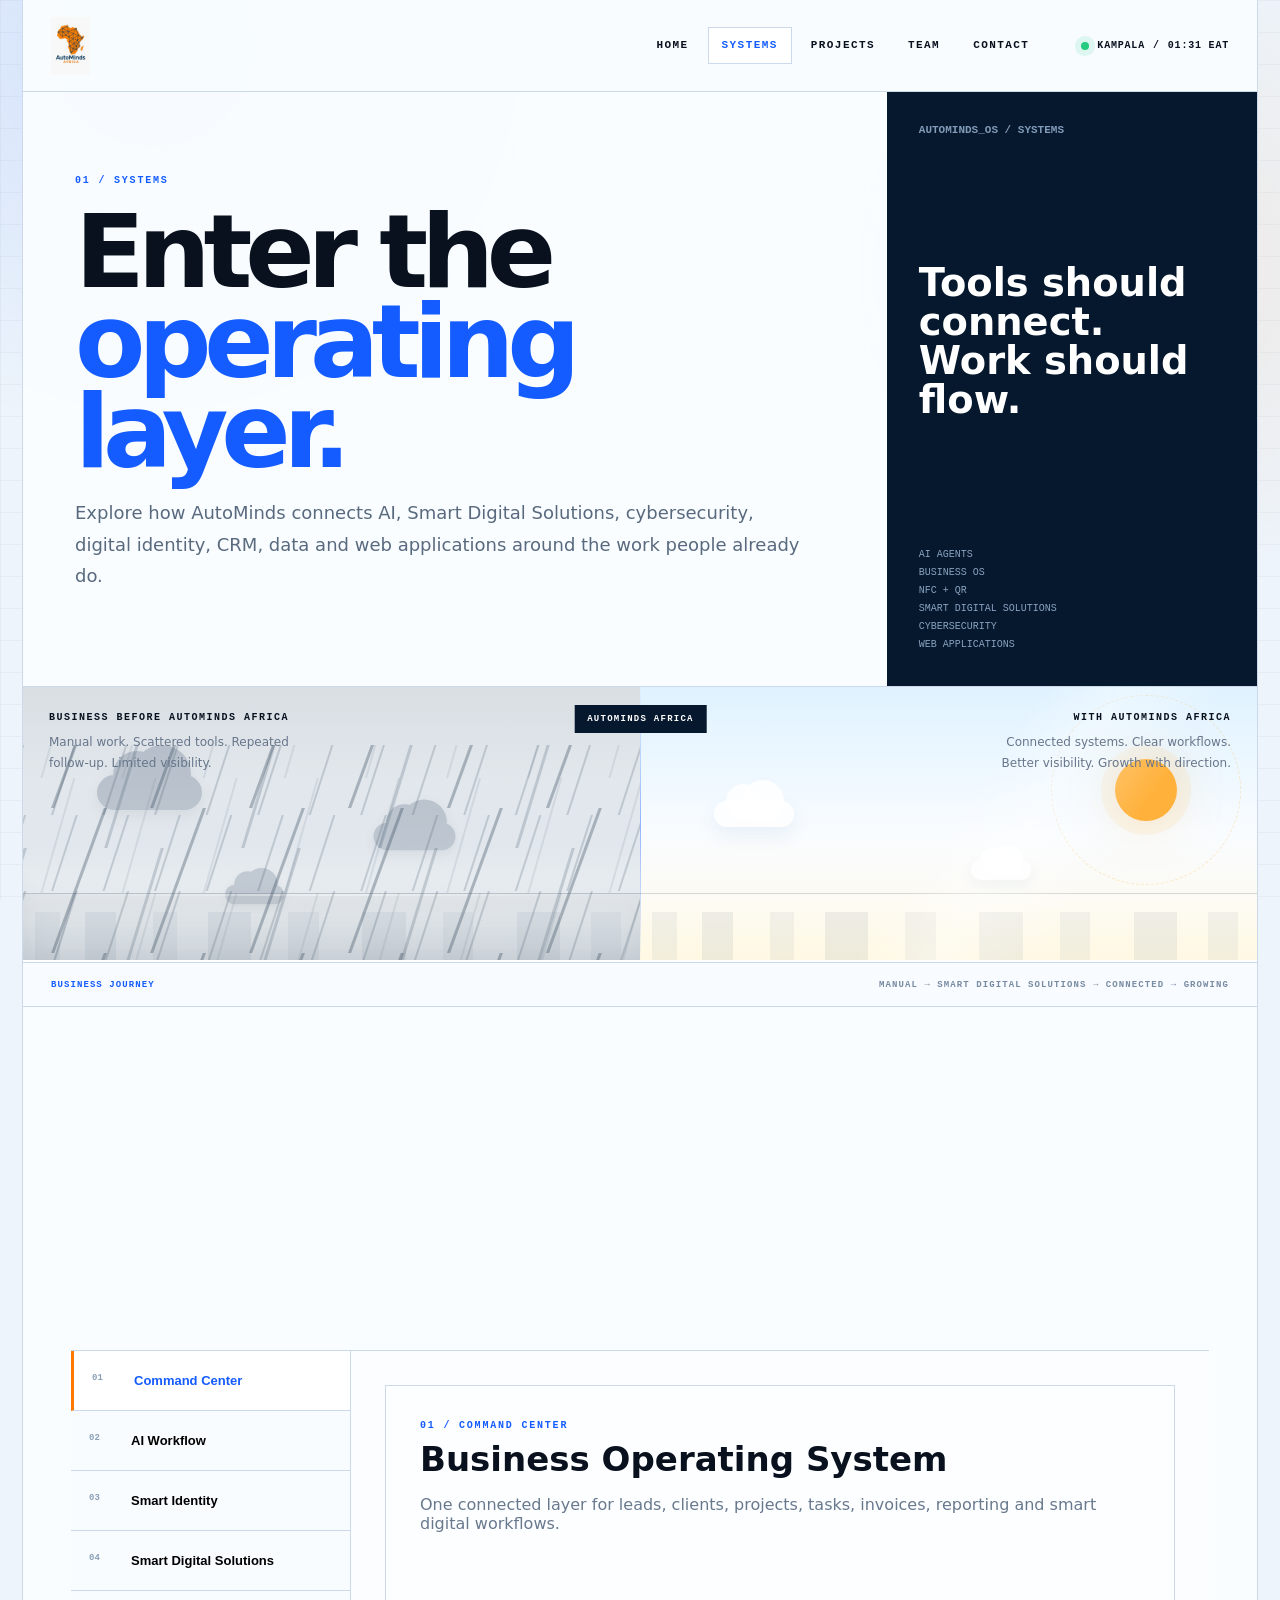
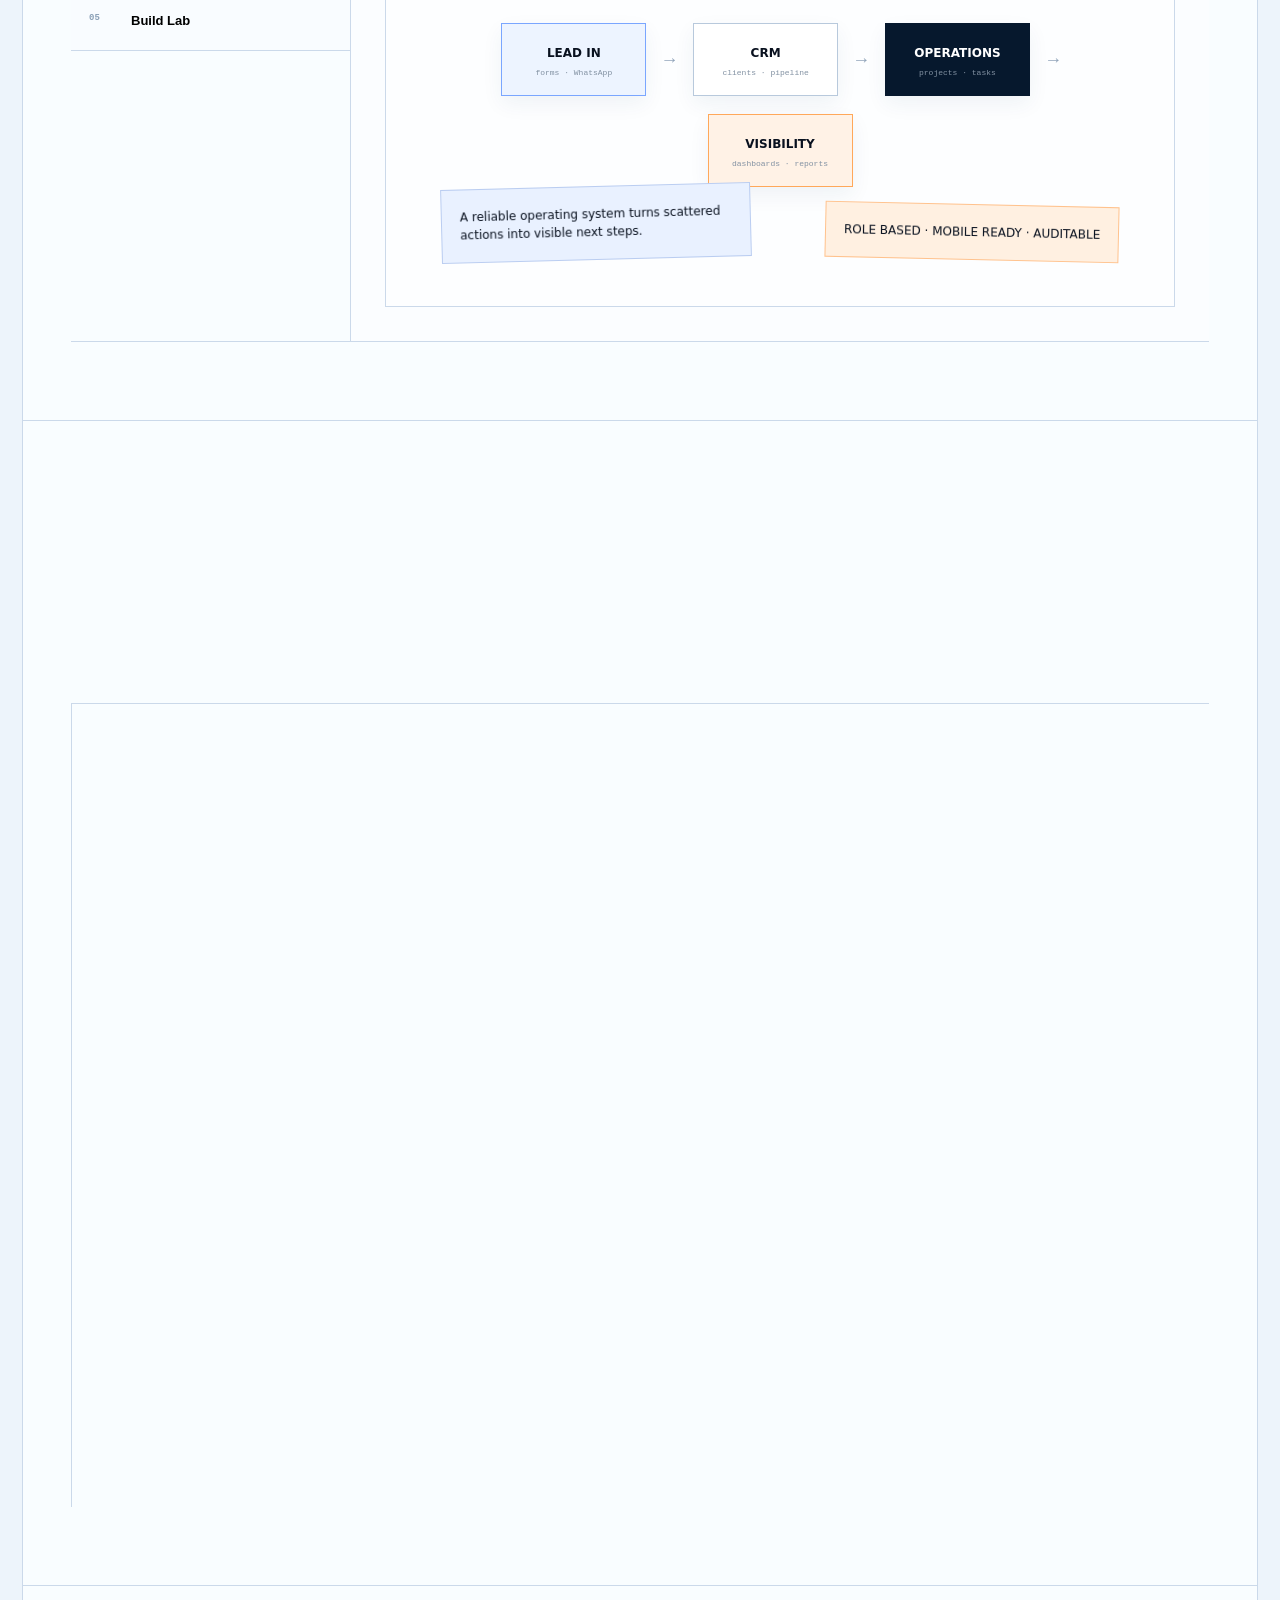
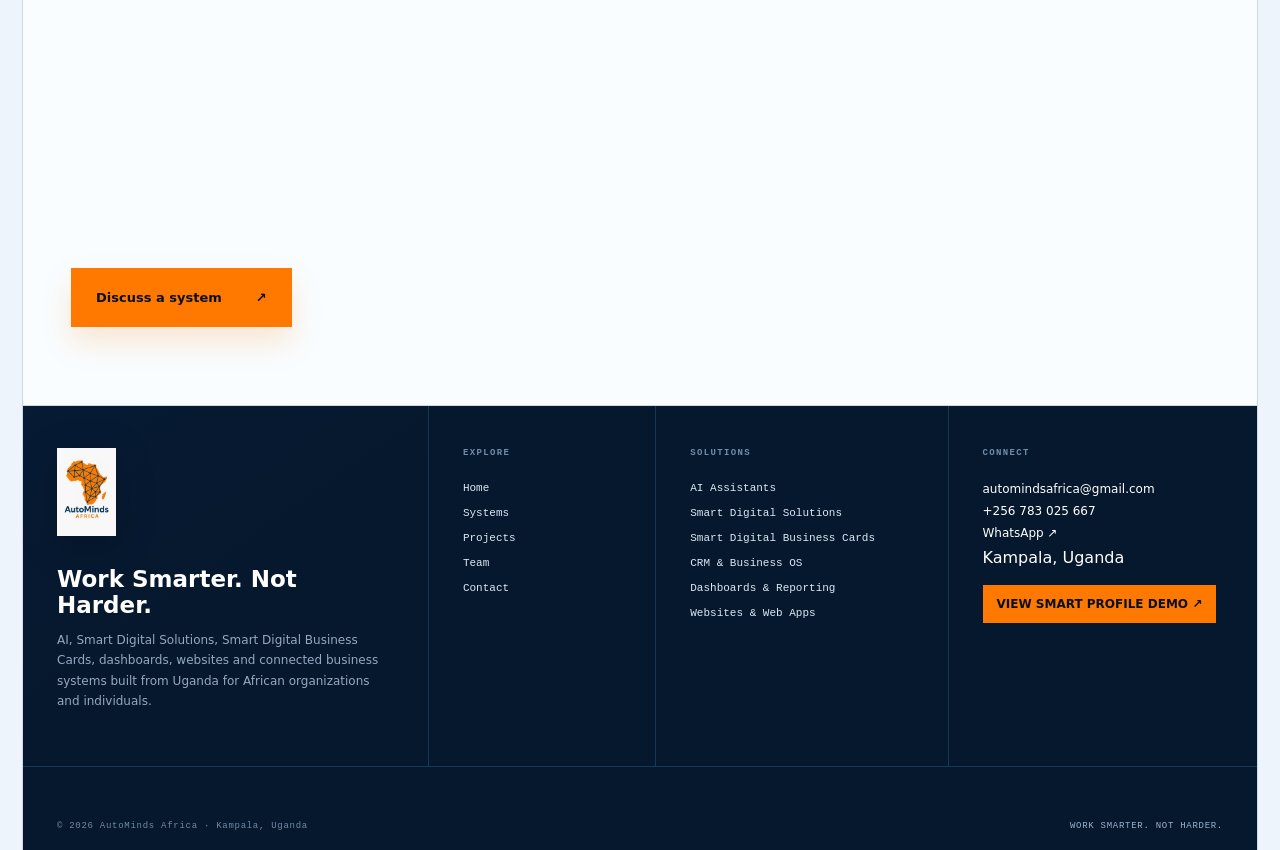
<file: systems.html>
<!doctype html>
<html lang="en"><head><meta charset="utf-8"/><meta name="viewport" content="width=device-width,initial-scale=1"/><script src="clean-url.js"></script><meta name="theme-color" content="#06182d"/><meta http-equiv="Content-Security-Policy" content="default-src 'self'; base-uri 'self'; object-src 'none'; script-src 'self'; script-src-attr 'none'; style-src 'self' https://fonts.googleapis.com; font-src 'self' https://fonts.gstatic.com data:; img-src 'self' data:; media-src 'self'; connect-src 'self'; frame-src 'none'; form-action 'self'; worker-src 'none'; upgrade-insecure-requests" /><link rel="icon" type="image/png" sizes="48x48" href="/autominds-official-favicon-48.png"><link rel="apple-touch-icon" href="/autominds-official-favicon-48.png"><link rel="manifest" href="/site.webmanifest"><meta name="application-name" content="AutoMinds Africa" /><meta name="description" content="Explore AutoMinds Africa AI, Smart Digital Solutions, cybersecurity services, smart identity, business operating systems and web platforms."/><title>Systems — AutoMinds Africa</title><link rel="canonical" href="https://automindsafrica.com/systems" /><link rel="preconnect" href="https://fonts.googleapis.com"/><link rel="preconnect" href="https://fonts.gstatic.com" crossorigin/><link href="https://fonts.googleapis.com/css2?family=IBM+Plex+Mono:wght@400;500;600&family=Manrope:wght@400;500;600;700;800&display=swap" rel="stylesheet"/><link rel="stylesheet" href="v2.css"/><link rel="stylesheet" href="v4.css"/><link rel="stylesheet" href="mobile-v5.css"/><link rel="stylesheet" href="v3.css" /><link rel="stylesheet" href="mobile-v6.css" /><link rel="stylesheet" href="partners.css" /></head>
<body class="exp-body" data-page="Systems"><div class="exp-frame">
<header class="exp-header"><a class="real-brand" href="index.html" data-page-link><img src="autominds-africa-logo.png" alt="AutoMinds Africa"/></a><nav class="exp-nav"><a href="index.html" data-page-link>Home</a><a class="active" href="systems.html" data-page-link>Systems</a><a href="projects.html" data-page-link>Projects</a><a href="team.html" data-page-link>Team</a><a href="contact.html" data-page-link>Contact</a></nav><div class="exp-status"><i></i><span>Kampala</span><span>/</span><span data-kampala-clock>EAT</span></div><button class="exp-menu" type="button" aria-label="Open navigation">≡</button></header>
<main>
<section class="page-hero"><div class="page-hero-copy"><span class="page-code">01 / SYSTEMS</span><h1>Enter the <span class="blue-text">operating layer.</span></h1><p>Explore how AutoMinds connects AI, Smart Digital Solutions, cybersecurity, digital identity, CRM, data and web applications around the work people already do.</p></div><aside class="page-hero-side"><span class="page-number">AUTOMINDS_OS / SYSTEMS</span><strong>Tools should connect. Work should flow.</strong><small>AI AGENTS<br/>BUSINESS OS<br/>NFC + QR<br/>SMART DIGITAL SOLUTIONS<br/>CYBERSECURITY<br/>WEB APPLICATIONS</small></aside></section>
<section class="evolution-rail"><div class="evo-city"></div><div class="evo-route"></div><div class="evolution-stage"></div><div class="evo-labels"><b>SYSTEM EVOLUTION</b><span>MANUAL → CONNECTED → SMART → INTELLIGENT</span></div></section>
<section class="section-pad"><div class="section-head2"><div><p class="exp-eyebrow">Interactive workspace</p><h2>Open a module. See the <span>flow behind it.</span></h2></div><p>This is not a list of services. Each module shows how an AutoMinds system takes information in, moves it through a workflow and turns it into action or visibility.</p></div>
<div class="system-grid2"><aside class="system-side2"><button class="active" data-system="command"><span>01</span><b>Command Center</b></button><button data-system="ai"><span>02</span><b>AI Workflow</b></button><button data-system="identity"><span>03</span><b>Smart Identity</b></button><button data-system="automation"><span>04</span><b>Smart Digital Solutions</b></button><button data-system="build"><span>05</span><b>Build Lab</b></button></aside><div class="system-stage2"><div id="system-canvas2" class="sys-canvas"></div></div></div></section>
<section class="section-pad"><div class="section-head2"><div><p class="exp-eyebrow">System catalogue</p><h2>What we can <span>build around you.</span></h2></div><p>Every engagement can start from one module and expand into a larger connected operating system.</p></div><div class="record-grid">
<article class="record"><span class="num">01</span><h3>AI Agents & Customer Assistants</h3><p>FAQs, customer support, bookings, lead qualification, order intake and clear escalation to people.</p><span class="tag">AI / WHATSAPP</span></article>
<article class="record"><span class="num">02</span><h3>CRM & Business Operating Systems</h3><p>Clients, leads, projects, tasks, invoices, reports, permissions and follow-up in one place.</p><span class="tag">CRM / OPS</span></article>
<article class="record"><span class="num">03</span><h3>Smart Digital Business Cards</h3><p>NFC + QR cards linked to updateable profiles, contact saving, WhatsApp, services, booking and payments.</p><span class="tag">NFC / QR</span></article>
<article class="record"><span class="num">04</span><h3>Google Workspace Smart Digital Solutions</h3><p>Forms, Sheets, Docs, Gmail, Drive and Calendar connected into repeatable digital workflows.</p><span class="tag">WORKSPACE</span></article>
<article class="record"><span class="num">05</span><h3>Dashboards & Reporting</h3><p>Operational data shaped into management summaries, charts, status views and export-ready reports.</p><span class="tag">DATA / BI</span></article>
<article class="record"><span class="num">06</span><h3>Websites & Web Apps</h3><p>Service websites, portals, booking flows, dashboards and internal tools that connect presentation to action.</p><span class="tag">WEB / APPS</span></article>
<article class="record cyber-record"><span class="num">07</span><h3>Cybersecurity Services</h3><p>Cybersecurity capability delivered through our partnership with Sandbox Security, extending AutoMinds Africa into secure digital operations and protection.</p><span class="tag">CYBERSECURITY / SANDBOX SECURITY</span></article>
</div></section>
<section class="section-pad"><div class="section-head2"><div><p class="exp-eyebrow">Build with us</p><h2>Start with the <span>workflow.</span></h2></div><p>Tell us what is currently manual, scattered or hard to see. We will map the system before deciding what technology belongs in it.</p></div><a class="exp-cta" href="contact.html" data-page-link><span>Discuss a system</span><b>↗</b></a></section>
</main><footer class="exp-footer"><div class="exp-footer-top"><img src="autominds-africa-logo.png" alt="AutoMinds Africa"/><nav class="exp-footer-nav"><a href="index.html" data-page-link>Home</a><a href="projects.html" data-page-link>Projects</a><a href="team.html" data-page-link>Team</a><a href="contact.html" data-page-link>Contact</a></nav></div><div class="exp-footer-bottom"><span>© 2026 AutoMinds Africa · Kampala, Uganda</span><span>WORK SMARTER. NOT HARDER.</span></div></footer></div><script src="site.js" defer></script></body></html>
</file>
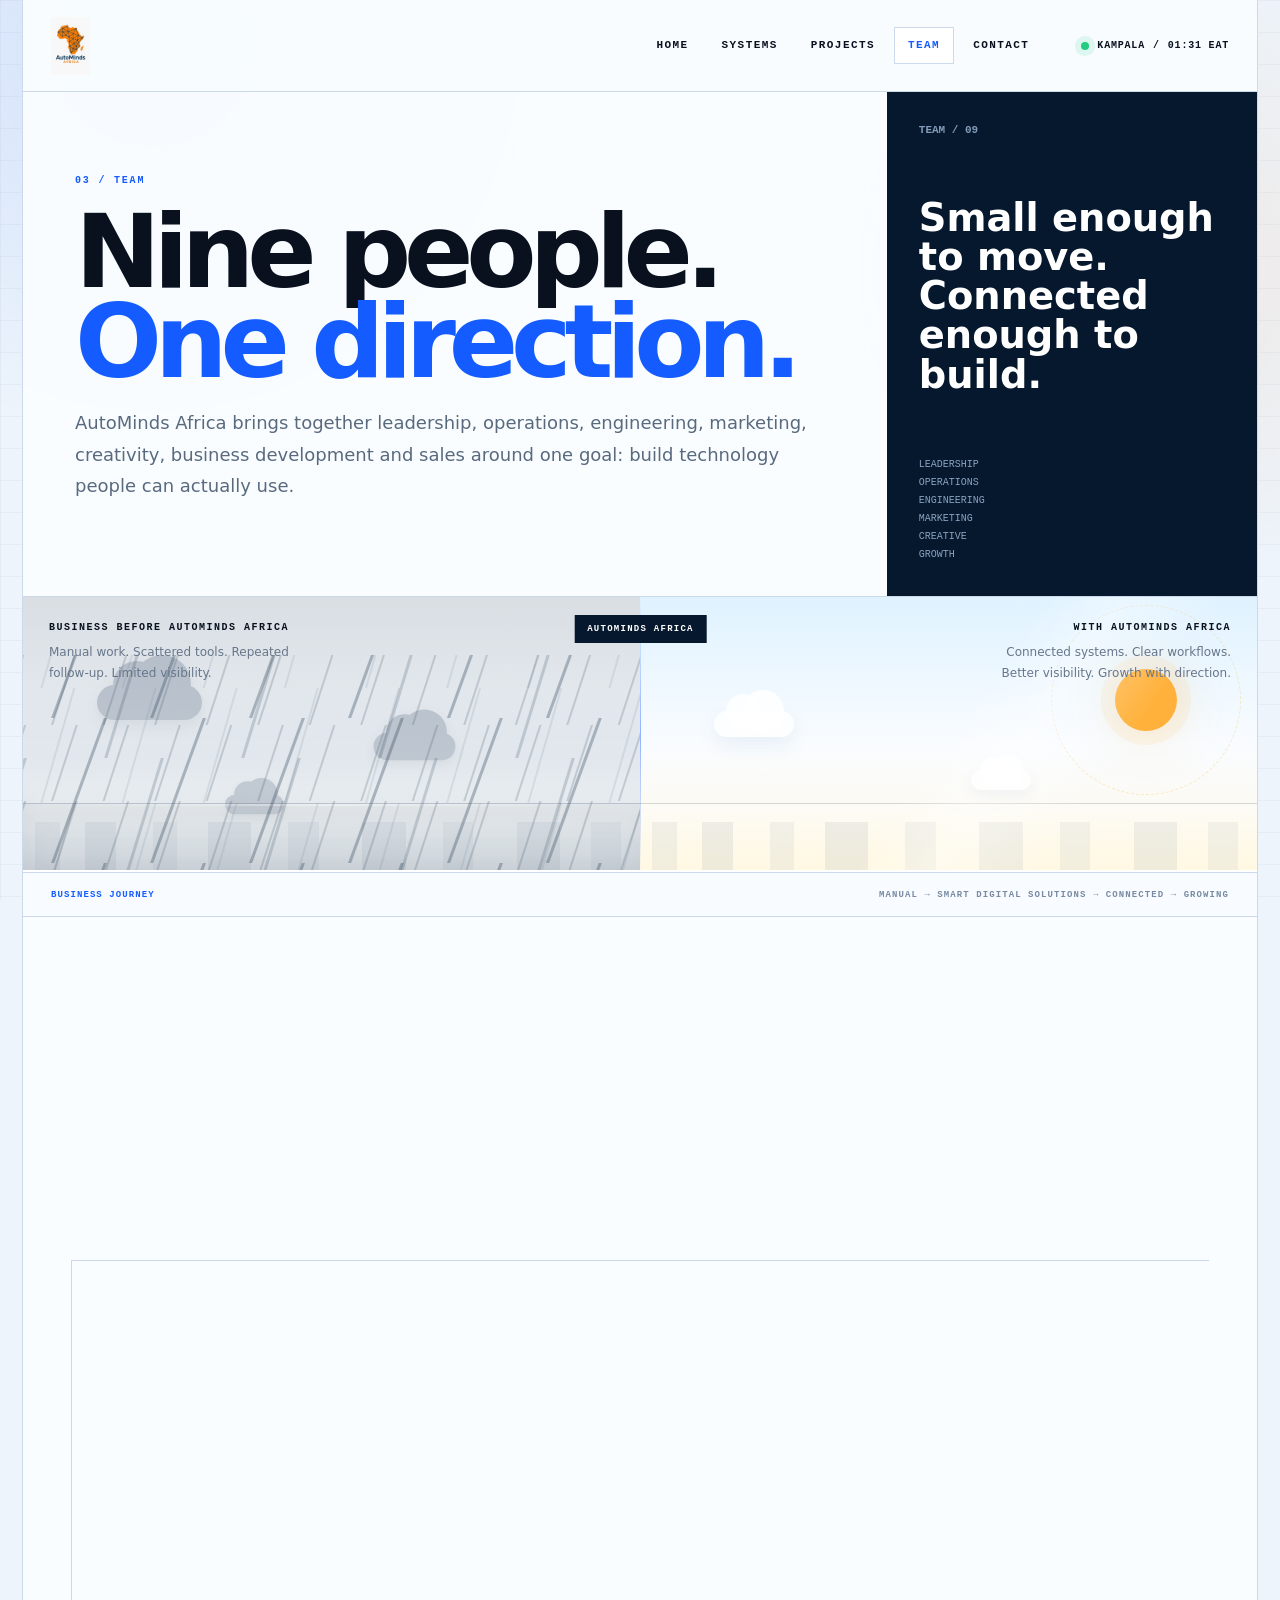
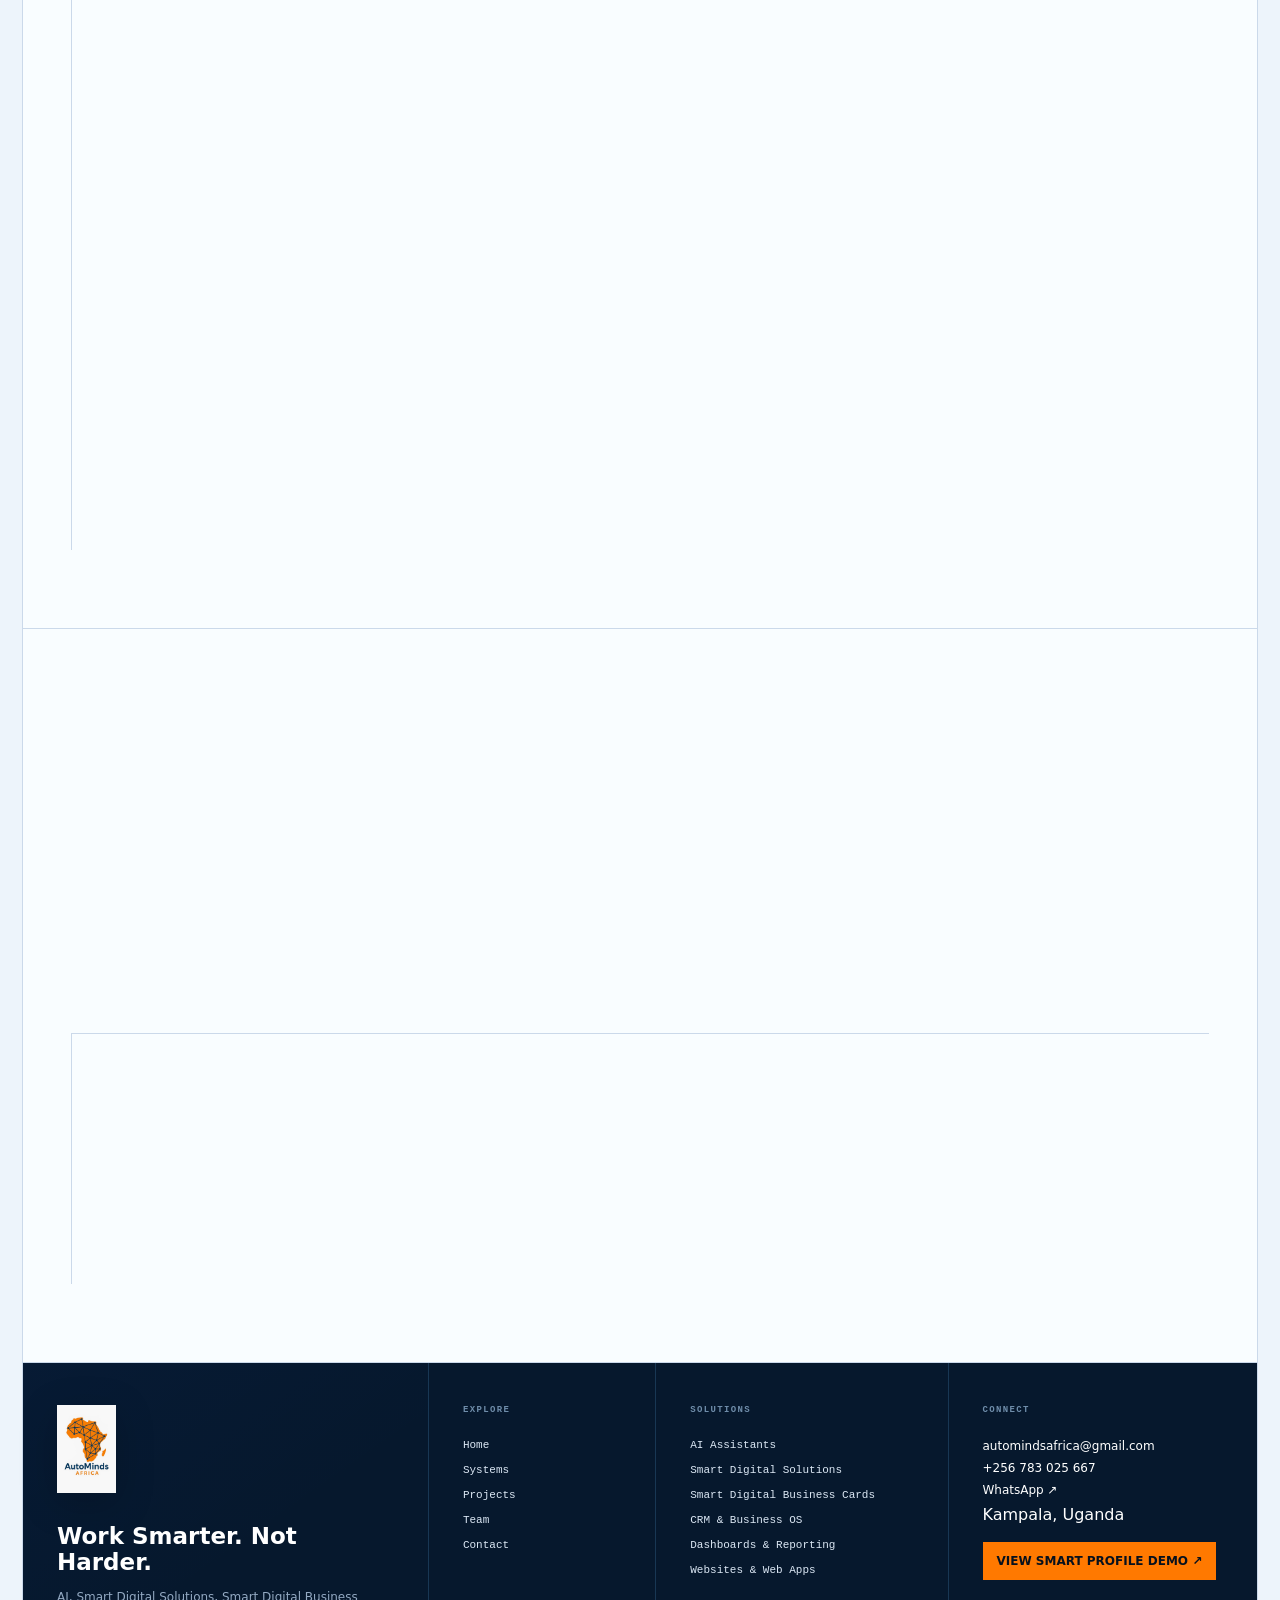
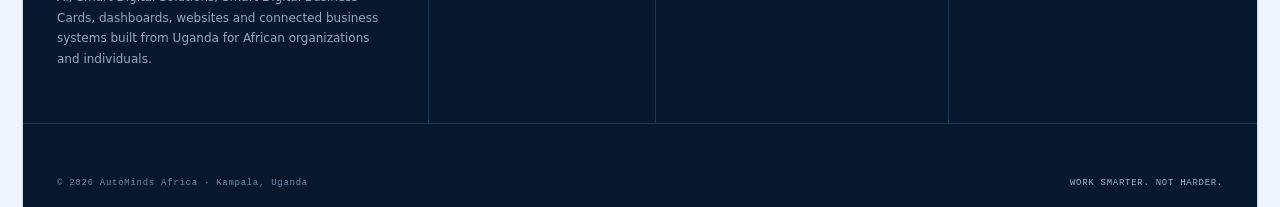
<file: team.html>
<!doctype html>
<html lang="en"><head><meta charset="utf-8"/><meta name="viewport" content="width=device-width,initial-scale=1"/><script src="clean-url.js"></script><meta name="theme-color" content="#06182d"/><meta http-equiv="Content-Security-Policy" content="default-src 'self'; base-uri 'self'; object-src 'none'; script-src 'self'; script-src-attr 'none'; style-src 'self' https://fonts.googleapis.com; font-src 'self' https://fonts.gstatic.com data:; img-src 'self' data:; media-src 'self'; connect-src 'self'; frame-src 'none'; form-action 'self'; worker-src 'none'; upgrade-insecure-requests" /><link rel="icon" type="image/png" sizes="48x48" href="/autominds-official-favicon-48.png"><link rel="apple-touch-icon" href="/autominds-official-favicon-48.png"><link rel="manifest" href="/site.webmanifest"><meta name="application-name" content="AutoMinds Africa" /><meta name="description" content="Meet the AutoMinds Africa team across leadership, operations, engineering, marketing, creativity, business development and sales."/><title>Team — AutoMinds Africa</title><link rel="canonical" href="https://automindsafrica.com/team" /><link rel="preconnect" href="https://fonts.googleapis.com"/><link rel="preconnect" href="https://fonts.gstatic.com" crossorigin/><link href="https://fonts.googleapis.com/css2?family=IBM+Plex+Mono:wght@400;500;600&family=Manrope:wght@400;500;600;700;800&display=swap" rel="stylesheet"/><link rel="stylesheet" href="v2.css"/><link rel="stylesheet" href="v4.css"/><link rel="stylesheet" href="mobile-v5.css"/><link rel="stylesheet" href="v3.css" /><link rel="stylesheet" href="mobile-v6.css" /></head>
<body class="exp-body" data-page="Team"><div class="exp-frame">
<header class="exp-header"><a class="real-brand" href="index.html" data-page-link><img src="autominds-africa-logo.png" alt="AutoMinds Africa"/></a><nav class="exp-nav"><a href="index.html" data-page-link>Home</a><a href="systems.html" data-page-link>Systems</a><a href="projects.html" data-page-link>Projects</a><a class="active" href="team.html" data-page-link>Team</a><a href="contact.html" data-page-link>Contact</a></nav><div class="exp-status"><i></i><span>Kampala</span><span>/</span><span data-kampala-clock>EAT</span></div><button class="exp-menu" type="button">≡</button></header>
<main>
<section class="page-hero"><div class="page-hero-copy"><span class="page-code">03 / TEAM</span><h1>Nine people. <span class="blue-text">One direction.</span></h1><p>AutoMinds Africa brings together leadership, operations, engineering, marketing, creativity, business development and sales around one goal: build technology people can actually use.</p></div><aside class="page-hero-side"><span class="page-number">TEAM / 09</span><strong>Small enough to move. Connected enough to build.</strong><small>LEADERSHIP<br/>OPERATIONS<br/>ENGINEERING<br/>MARKETING<br/>CREATIVE<br/>GROWTH</small></aside></section>
<section class="evolution-rail"><div class="evo-city"></div><div class="evo-route"></div><div class="evolution-stage"></div><div class="evo-labels"><b>PEOPLE EVOLVE SYSTEMS</b><span>LEARN → BUILD → COLLABORATE → LEAD</span></div></section>
<section class="section-pad"><div class="section-head2"><div><p class="exp-eyebrow">The team</p><h2>Different disciplines. <span>Shared delivery.</span></h2></div><p>Every role contributes to the same system: understand the problem, build the right solution, present it properly, get it adopted and keep improving it.</p></div>
<div class="team-grid2">
<article class="person2"><span class="person-index">01 / LEADERSHIP</span><div class="person-avatar">MD</div><h3>Mushabe Danson</h3><strong>CEO & Founder</strong><p>Direction, client strategy, solution leadership and the overall AutoMinds Africa vision.</p></article>
<article class="person2"><span class="person-index">02 / OPERATIONS</span><div class="person-avatar">HN</div><h3>Hussein Naeem</h3><strong>Operations Manager</strong><p>Coordination, delivery flow and the operational discipline behind projects and client work.</p></article>
<article class="person2"><span class="person-index">03 / ENGINEERING</span><div class="person-avatar">AP</div><h3>Asiimwe Patrick Jeyden</h3><strong>Senior Chief Technical Officer</strong><p>Architecture, technical direction, engineering standards and systems-level decision making.</p></article>
<article class="person2"><span class="person-index">04 / ENGINEERING</span><div class="person-avatar">MO</div><h3>Mugwanya Osbert Kunobwa</h3><strong>Junior Chief Technical Officer</strong><p>Product development, implementation support and technical delivery across AutoMinds systems.</p></article>
<article class="person2"><span class="person-index">05 / ENGINEERING</span><div class="person-avatar">ME</div><h3>Mungati Edward</h3><strong>Technical Officer</strong><p>Development, testing, implementation and day-to-day technical support across active builds.</p></article>
<article class="person2"><span class="person-index">06 / MARKETING</span><div class="person-avatar">TG</div><h3>Tendo Gladys N Kiwanda</h3><strong>Head of Marketing</strong><p>Market communication, visibility, campaign direction and growth of the AutoMinds Africa brand.</p></article>
<article class="person2"><span class="person-index">07 / CREATIVE</span><div class="person-avatar">TT</div><h3>Tibyasa Timothy William</h3><strong>Creative Director</strong><p>Visual presentation, creative quality and the way AutoMinds systems and campaigns show up in the world.</p></article>
<article class="person2"><span class="person-index">08 / BUSINESS DEVELOPMENT</span><div class="person-avatar">KM</div><h3>Kangume Mitchel</h3><strong>Business Development Manager</strong><p>Partnerships, pipeline development, new opportunities and commercial growth.</p></article>
<article class="person2"><span class="person-index">09 / SALES</span><div class="person-avatar">MC</div><h3>Mwanja Chris</h3><strong>Sales Lead</strong><p>Sales coordination, lead conversion, client acquisition, follow-up and commercial relationship development.</p></article>
</div></section>
<section class="section-pad"><div class="section-head2"><div><p class="exp-eyebrow">One operating culture</p><h2>Build useful. Communicate clearly. <span>Keep improving.</span></h2></div><p>AutoMinds is deliberately multidisciplinary because a system is only successful when the engineering, business process, client experience, communication and adoption all work together.</p></div><div class="record-grid"><article class="record"><span class="num">A</span><h3>Practical first</h3><p>We design around the task people need to complete, not around technology theatre.</p><span class="tag">USABILITY</span></article><article class="record"><span class="num">B</span><h3>Mobile ready</h3><p>We build for the way African teams work: phones, WhatsApp, fast access and real operational constraints.</p><span class="tag">ACCESS</span></article><article class="record"><span class="num">C</span><h3>Support after launch</h3><p>Deployment is not the finish line. Adoption and improvement are part of the system.</p><span class="tag">ADOPTION</span></article></div></section>
</main><footer class="exp-footer"><div class="exp-footer-top"><img src="autominds-africa-logo.png" alt="AutoMinds Africa"/><nav class="exp-footer-nav"><a href="index.html" data-page-link>Home</a><a href="systems.html" data-page-link>Systems</a><a href="projects.html" data-page-link>Projects</a><a href="contact.html" data-page-link>Contact</a></nav></div><div class="exp-footer-bottom"><span>© 2026 AutoMinds Africa · Kampala, Uganda</span><span>WORK SMARTER. NOT HARDER.</span></div></footer></div><script src="site.js" defer></script></body></html>
</file>
<file: v2.css>
/* AutoMinds Africa — Experience V2 */
:root{
  --am-blue:#145cff;--am-blue2:#2d73ff;--am-orange:#ff7900;--am-navy:#06182d;--am-navy2:#0a2442;
  --am-ink:#09111f;--am-paper:#f7fbff;--am-white:#fff;--am-line:#cbd9ea;--am-muted:#67768b;--am-green:#25cb80;
  --am-mono:"IBM Plex Mono",monospace;--am-sans:"Manrope",system-ui,sans-serif;
}
*{box-sizing:border-box}.exp-body{margin:0;background:#edf4fb;color:var(--am-ink);font-family:var(--am-sans);overflow-x:hidden}.exp-body a{color:inherit}.exp-body::before{content:"";position:fixed;inset:0;pointer-events:none;z-index:-2;background:radial-gradient(circle at 12% 5%,rgba(20,92,255,.13),transparent 28%),radial-gradient(circle at 90% 30%,rgba(255,121,0,.09),transparent 25%),linear-gradient(90deg,rgba(27,70,120,.045) 1px,transparent 1px),linear-gradient(rgba(27,70,120,.04) 1px,transparent 1px);background-size:auto,auto,32px 32px,32px 32px}.exp-frame{width:min(1560px,calc(100% - 44px));margin:auto;background:rgba(250,253,255,.93);border-left:1px solid var(--am-line);border-right:1px solid var(--am-line)}
/* shared header */
.exp-header{height:92px;display:flex;align-items:center;gap:38px;padding:0 28px;border-bottom:1px solid var(--am-line);position:sticky;top:0;z-index:80;background:rgba(248,252,255,.88);backdrop-filter:blur(18px)}.real-brand{display:flex;align-items:center;text-decoration:none;min-width:240px}.real-brand img{display:block;width:210px;max-height:58px;object-fit:contain;object-position:left center}.exp-nav{margin-left:auto;display:flex;align-items:center;gap:5px}.exp-nav a{font:600 11px/1 var(--am-mono);letter-spacing:.13em;text-decoration:none;text-transform:uppercase;padding:12px 13px;border:1px solid transparent;transition:.25s}.exp-nav a:hover,.exp-nav a.active{border-color:var(--am-line);background:#fff;color:var(--am-blue)}.exp-status{display:flex;align-items:center;gap:8px;font:600 10px var(--am-mono);letter-spacing:.08em;text-transform:uppercase;white-space:nowrap}.exp-status i{width:8px;height:8px;border-radius:50%;background:var(--am-green);box-shadow:0 0 0 6px rgba(37,203,128,.12)}.exp-menu{display:none;border:1px solid var(--am-line);background:#fff;width:42px;height:42px;font-size:18px}
/* opening loader and page transitions */
#experience-loader,#page-curtain{position:fixed;inset:0;z-index:9999;background:var(--am-navy);color:#fff;display:grid;place-items:center;overflow:hidden}#experience-loader::before,#page-curtain::before{content:"";position:absolute;inset:0;background:linear-gradient(90deg,rgba(255,255,255,.04) 1px,transparent 1px),linear-gradient(rgba(255,255,255,.035) 1px,transparent 1px);background-size:32px 32px}#experience-loader::after,#page-curtain::after{content:"";position:absolute;width:60vw;height:60vw;border:1px solid rgba(20,92,255,.33);border-radius:50%;box-shadow:0 0 0 8vw rgba(20,92,255,.03),0 0 0 18vw rgba(255,121,0,.025);animation:loaderPulse 2s ease-in-out infinite}.loader-core,.curtain-core{position:relative;z-index:2;text-align:center;display:grid;justify-items:center;gap:17px;padding:30px}.loader-core img{width:min(290px,60vw);max-height:92px;object-fit:contain;filter:drop-shadow(0 15px 35px rgba(0,0,0,.22))}.loader-kicker,.curtain-kicker{font:600 10px var(--am-mono);letter-spacing:.28em;color:#91adcf}.loader-message,.curtain-title{font-size:clamp(34px,6vw,90px);font-weight:800;letter-spacing:-.055em;line-height:.94}.loader-message span,.curtain-title span{color:var(--am-orange)}.loader-line{width:min(460px,70vw);height:2px;background:rgba(255,255,255,.16);overflow:hidden}.loader-line::after{content:"";display:block;height:100%;width:32%;background:linear-gradient(90deg,var(--am-blue),var(--am-orange));animation:loadSweep 1.35s ease-in-out infinite}.loader-small{font:500 10px var(--am-mono);letter-spacing:.13em;color:#7f9abc}.loader-hide{animation:loaderLeave .85s cubic-bezier(.76,0,.24,1) forwards}#page-curtain{transform:translateY(-110%);pointer-events:none}#page-curtain.show{pointer-events:auto;animation:curtainIn .55s cubic-bezier(.75,0,.25,1) forwards}#page-curtain.leave{animation:curtainOut .62s cubic-bezier(.75,0,.25,1) forwards}@keyframes loaderPulse{50%{transform:scale(1.04);opacity:.65}}@keyframes loadSweep{0%{transform:translateX(-120%)}100%{transform:translateX(430%)}}@keyframes loaderLeave{to{transform:translateY(-105%)}}@keyframes curtainIn{to{transform:translateY(0)}}@keyframes curtainOut{from{transform:translateY(0)}to{transform:translateY(105%)}}
/* hero */
.exp-hero{min-height:680px;display:grid;grid-template-columns:minmax(0,1.55fr) minmax(340px,.55fr);border-bottom:1px solid var(--am-line)}.exp-hero-main{padding:88px 52px 68px;display:flex;flex-direction:column;justify-content:space-between}.exp-eyebrow{display:flex;gap:10px;align-items:center;font:600 10px var(--am-mono);letter-spacing:.16em;color:var(--am-muted);text-transform:uppercase}.exp-eyebrow::before{content:"";width:20px;height:2px;background:var(--am-orange)}.exp-hero h1{font-size:clamp(54px,6.6vw,110px);letter-spacing:-.065em;line-height:.91;margin:24px 0 34px;max-width:1120px}.exp-hero h1 .blue{color:var(--am-blue)}.exp-hero h1 .orange{color:var(--am-orange)}.exp-lede-row{display:grid;grid-template-columns:minmax(260px,630px) auto;gap:34px;align-items:end}.exp-lede{font-size:17px;line-height:1.75;color:#53647b;margin:0}.exp-cta{display:inline-flex;align-items:center;gap:34px;background:var(--am-orange);color:#0c121a;padding:22px 25px;text-decoration:none;font-weight:800;font-size:13px;box-shadow:0 15px 30px rgba(255,121,0,.18);transition:.25s}.exp-cta:hover{transform:translateY(-3px);box-shadow:0 19px 35px rgba(255,121,0,.25)}.exp-hero-side{background:var(--am-navy);color:#fff;padding:34px 28px;display:flex;flex-direction:column;justify-content:space-between}.side-head{display:flex;justify-content:space-between;font:600 10px var(--am-mono);letter-spacing:.12em;color:#8aa6c8}.side-head b{color:#68e0a8}.side-stat{border-top:1px solid #1e3c5d;padding:20px 0;display:flex;justify-content:space-between;gap:20px}.side-stat span{font:500 10px var(--am-mono);color:#7793b4}.side-stat strong{font-size:14px}.side-flow{display:grid;gap:12px}.side-flow div{display:grid;grid-template-columns:32px 1fr auto;align-items:center;gap:9px;font:600 9px var(--am-mono);letter-spacing:.12em}.side-flow i{height:1px;background:#234b75;position:relative}.side-flow i::after{content:"";width:5px;height:5px;background:var(--am-blue);border-radius:50%;position:absolute;right:0;top:-2px}
/* evolution rail */
.evolution-rail{height:230px;position:relative;border-bottom:1px solid var(--am-line);overflow:hidden;background:linear-gradient(180deg,#fbfdff,#f2f7fc)}.evo-city{position:absolute;left:0;right:0;bottom:42px;height:115px;opacity:.42;background:linear-gradient(90deg,transparent 2%,#8ea6c0 2% 2.1%,transparent 2.1% 8%,#8ea6c0 8% 8.1%,transparent 8.1% 15%,#8ea6c0 15% 15.1%,transparent 15.1%);border-bottom:1px solid #9eb3c9}.evo-city::before{content:"";position:absolute;inset:auto 2% 0;height:100px;background:linear-gradient(90deg,transparent 0 3%,rgba(93,122,151,.2) 3% 6%,transparent 6% 10%,rgba(93,122,151,.22) 10% 14%,transparent 14% 20%,rgba(93,122,151,.2) 20% 23%,transparent 23% 29%,rgba(93,122,151,.2) 29% 34%,transparent 34% 39%,rgba(93,122,151,.22) 39% 43%,transparent 43% 49%,rgba(93,122,151,.2) 49% 53%,transparent 53% 59%,rgba(93,122,151,.2) 59% 65%,transparent 65% 70%,rgba(93,122,151,.22) 70% 73%,transparent 73% 79%,rgba(93,122,151,.2) 79% 84%,transparent 84% 90%,rgba(93,122,151,.2) 90% 95%,transparent 95%);clip-path:polygon(0 78%,3% 78%,3% 46%,6% 46%,6% 78%,10% 78%,10% 20%,14% 20%,14% 78%,20% 78%,20% 58%,23% 58%,23% 78%,29% 78%,29% 12%,34% 12%,34% 78%,39% 78%,39% 39%,43% 39%,43% 78%,49% 78%,49% 28%,53% 28%,53% 78%,59% 78%,59% 8%,65% 8%,65% 78%,70% 78%,70% 31%,73% 31%,73% 78%,79% 78%,79% 49%,84% 49%,84% 78%,90% 78%,90% 18%,95% 18%,95% 78%,100% 78%,100% 100%,0 100%)}.evo-route{position:absolute;left:0;right:0;bottom:92px;height:2px;background:linear-gradient(90deg,transparent,var(--am-blue) 12%,var(--am-blue) 88%,transparent);opacity:.28}.evo-route::after{content:"";position:absolute;inset:-3px 8%;background:radial-gradient(circle,var(--am-orange) 0 4px,transparent 5px);background-size:220px 8px}.evolution-stage{position:absolute;left:4%;bottom:75px;width:96px;height:96px;display:grid;place-items:center;z-index:3;animation:evoTravel 11s linear infinite}.evolution-stage svg{width:86px;height:86px;overflow:visible;filter:drop-shadow(0 8px 8px rgba(5,30,57,.12))}.evo-labels{height:42px;position:absolute;bottom:0;left:0;right:0;display:flex;align-items:center;padding:0 28px;gap:24px;border-top:1px solid var(--am-line);font:600 9px var(--am-mono);letter-spacing:.12em;text-transform:uppercase}.evo-labels b{color:var(--am-blue)}.evo-labels span{color:#7c8da3}@keyframes evoTravel{0%{left:3%}100%{left:91%}}
/* page hero */
.page-hero{min-height:420px;display:grid;grid-template-columns:1.4fr .6fr;border-bottom:1px solid var(--am-line)}.page-hero-copy{padding:76px 52px}.page-code{font:600 10px var(--am-mono);letter-spacing:.18em;color:var(--am-blue);text-transform:uppercase}.page-hero h1{font-size:clamp(60px,8vw,128px);line-height:.88;letter-spacing:-.07em;margin:20px 0}.page-hero p{max-width:740px;font-size:18px;line-height:1.75;color:#596a7f}.page-hero-side{background:var(--am-navy);color:#fff;padding:32px;display:flex;flex-direction:column;justify-content:space-between}.page-number{font:600 11px var(--am-mono);color:#819bb8}.page-hero-side strong{font-size:clamp(28px,3vw,50px);line-height:1.02}.page-hero-side small{font:500 10px var(--am-mono);line-height:1.8;color:#89a3c1}
/* home cards */
.section-pad{padding:78px 48px;border-bottom:1px solid var(--am-line)}.section-head2{display:grid;grid-template-columns:minmax(0,1fr) minmax(250px,500px);gap:50px;align-items:end;margin-bottom:42px}.section-head2 h2{font-size:clamp(40px,5vw,76px);line-height:.96;letter-spacing:-.055em;margin:8px 0}.section-head2 h2 span{color:var(--am-blue)}.section-head2>p{color:#657489;line-height:1.7}.record-grid{display:grid;grid-template-columns:repeat(3,1fr);border-top:1px solid var(--am-line);border-left:1px solid var(--am-line)}.record{min-height:250px;padding:28px;border-right:1px solid var(--am-line);border-bottom:1px solid var(--am-line);background:rgba(255,255,255,.48);position:relative;transition:.3s}.record:hover{background:#fff;transform:translateY(-2px);box-shadow:0 20px 40px rgba(20,56,98,.08)}.record .num{font:600 10px var(--am-mono);color:var(--am-orange)}.record h3{font-size:21px;margin:54px 0 12px}.record p{color:#69778b;line-height:1.65;font-size:13px}.record .tag{position:absolute;bottom:22px;font:600 9px var(--am-mono);letter-spacing:.12em;color:#778aa1}.record-link{text-decoration:none}.project-teasers{display:grid;grid-template-columns:1.15fr .85fr;gap:1px;background:var(--am-line);border:1px solid var(--am-line)}.project-feature,.project-list{background:#fff}.project-feature{padding:38px;min-height:430px;display:flex;flex-direction:column;justify-content:space-between;background:linear-gradient(135deg,#fff 0 60%,#eef5ff 60%)}.project-feature .project-visual2{height:190px;border:1px solid var(--am-line);background:var(--am-navy);position:relative;overflow:hidden}.project-visual2::before{content:"";position:absolute;width:62%;height:66%;left:19%;top:18%;border:1px solid #386797;background:linear-gradient(140deg,#0e2f52,#06182d)}.project-visual2::after{content:"LIVE SYSTEM";position:absolute;right:14px;bottom:12px;color:#8fb6df;font:600 9px var(--am-mono);letter-spacing:.12em}.project-feature h3{font-size:34px;margin:20px 0 8px}.project-feature p{color:#69798e;max-width:620px}.project-list a{display:grid;grid-template-columns:44px 1fr auto;padding:26px 24px;border-bottom:1px solid var(--am-line);text-decoration:none;transition:.25s}.project-list a:hover{background:#f5f9ff}.project-list span{font:600 10px var(--am-mono);color:var(--am-orange)}.project-list b{font-size:14px}.project-list small{font:600 8px var(--am-mono);letter-spacing:.1em;color:#8191a5}.project-list a:last-child{border-bottom:0}
/* systems */
.system-grid2{display:grid;grid-template-columns:280px 1fr;border-top:1px solid var(--am-line);border-bottom:1px solid var(--am-line)}.system-side2{border-right:1px solid var(--am-line)}.system-side2 button{width:100%;display:grid;grid-template-columns:42px 1fr;text-align:left;border:0;border-bottom:1px solid var(--am-line);background:#f9fcff;padding:22px 18px;cursor:pointer}.system-side2 button.active{background:#fff;border-left:3px solid var(--am-orange);color:var(--am-blue)}.system-side2 button span{font:600 9px var(--am-mono);color:#8ba0b7}.system-side2 button b{font-size:13px}.system-stage2{min-height:590px;background-color:#fbfdff;background-image:radial-gradient(#b9cadc .7px,transparent .7px);background-size:16px 16px;padding:34px;position:relative}.sys-canvas{height:100%;min-height:520px;border:1px solid var(--am-line);background:rgba(255,255,255,.65);padding:34px;position:relative}.sys-canvas h3{font-size:34px;margin:8px 0}.sys-canvas>p{max-width:680px;color:#68798e}.sys-flow{display:flex;align-items:center;justify-content:center;gap:18px;margin-top:90px;flex-wrap:wrap}.sys-node{min-width:145px;padding:18px;border:1px solid #b8c9dc;background:#fff;text-align:center;box-shadow:0 8px 20px rgba(22,61,105,.06)}.sys-node.blue{background:#edf4ff;border-color:#7aa6ff}.sys-node.navy{background:var(--am-navy);color:#fff;border-color:var(--am-navy)}.sys-node.orange{background:#fff2e6;border-color:#ffa85a}.sys-node strong{font-size:12px}.sys-node small{display:block;margin-top:7px;font:500 8px var(--am-mono);color:#8291a2}.sys-arrow{font:700 18px var(--am-mono);color:#91a4ba}.sys-note{position:absolute;left:7%;bottom:46px;max-width:310px;background:#e9f1ff;border:1px solid #bacdf1;padding:18px;transform:rotate(-1.5deg);font-size:12px;line-height:1.5}.sys-note.orange{left:auto;right:7%;background:#fff0e1;border-color:#ffc28d;transform:rotate(1.3deg)}
/* projects page */
.projects-toolbar{display:flex;gap:8px;flex-wrap:wrap;margin-bottom:28px}.projects-toolbar button{padding:10px 13px;border:1px solid var(--am-line);background:#fff;font:600 9px var(--am-mono);letter-spacing:.1em;cursor:pointer}.projects-toolbar button.active{background:var(--am-navy);color:#fff;border-color:var(--am-navy)}.projects-grid2{display:grid;grid-template-columns:repeat(2,1fr);gap:14px}.project-card2{background:#fff;border:1px solid var(--am-line);min-height:390px;display:grid;grid-template-rows:180px 1fr;transition:.28s}.project-card2:hover{transform:translateY(-4px);box-shadow:0 24px 45px rgba(15,54,97,.1)}.project-card2.hidden{display:none}.project-card-visual{background:var(--am-navy);position:relative;overflow:hidden;border-bottom:1px solid var(--am-line)}.project-card-visual::before{content:"";position:absolute;inset:20px;background:linear-gradient(135deg,rgba(20,92,255,.25),rgba(255,121,0,.1));border:1px solid #315c89}.project-card-visual::after{content:attr(data-code);position:absolute;left:30px;bottom:28px;color:#a9c4e1;font:600 10px var(--am-mono);letter-spacing:.14em}.project-card-body{padding:26px}.project-card-top{display:flex;justify-content:space-between;gap:18px;font:600 8px var(--am-mono);letter-spacing:.11em;color:#7d8ca0}.project-card-top b{color:var(--am-green)}.project-card2 h3{font-size:25px;margin:20px 0 10px}.project-card2 p{font-size:13px;line-height:1.65;color:#69788c}.project-actions{display:flex;gap:8px;margin-top:20px}.project-actions a,.project-actions span{padding:10px 12px;border:1px solid var(--am-line);text-decoration:none;font:600 9px var(--am-mono)}.project-actions a{background:var(--am-blue);color:#fff;border-color:var(--am-blue)}.project-actions span{color:#8796a7}
/* team */
.team-grid2{display:grid;grid-template-columns:repeat(3,1fr);border-left:1px solid var(--am-line);border-top:1px solid var(--am-line)}.person2{min-height:280px;padding:28px;border-right:1px solid var(--am-line);border-bottom:1px solid var(--am-line);background:#fff;display:flex;flex-direction:column}.person-index{font:600 10px var(--am-mono);color:var(--am-orange)}.person-avatar{width:54px;height:54px;margin:38px 0 20px;border-radius:50%;display:grid;place-items:center;background:linear-gradient(135deg,var(--am-blue),#7ca6ff);color:#fff;font-weight:800}.person2:nth-child(3n+2) .person-avatar{background:linear-gradient(135deg,var(--am-orange),#ffb66f)}.person2:nth-child(3n+3) .person-avatar{background:linear-gradient(135deg,var(--am-navy),#24537d)}.person2 h3{margin:0 0 5px;font-size:18px}.person2 strong{font:600 9px var(--am-mono);letter-spacing:.08em;color:var(--am-blue);text-transform:uppercase}.person2 p{font-size:12px;line-height:1.65;color:#718095;margin-top:auto;padding-top:22px}
/* contact */
.contact-grid2{display:grid;grid-template-columns:1fr 1fr;border-top:1px solid var(--am-line)}.contact-panel{padding:46px;border-right:1px solid var(--am-line);border-bottom:1px solid var(--am-line);min-height:260px;background:#fff}.contact-panel:nth-child(2n){border-right:0}.contact-panel span{font:600 9px var(--am-mono);letter-spacing:.12em;color:#8192a8}.contact-panel h3{font-size:26px;margin:34px 0 10px}.contact-panel a{font-size:16px;color:var(--am-blue);text-decoration:none}.contact-panel p{color:#68798e;line-height:1.65}.contact-hero-action{margin-top:28px;display:flex;gap:10px;flex-wrap:wrap}.contact-hero-action a{padding:14px 17px;text-decoration:none;border:1px solid var(--am-line);font:700 10px var(--am-mono);letter-spacing:.08em}.contact-hero-action a:first-child{background:var(--am-orange);border-color:var(--am-orange);color:#10151c}
/* footer */
.exp-footer{background:var(--am-navy);color:#fff;padding:42px 32px}.exp-footer-top{display:grid;grid-template-columns:1fr auto;gap:30px;align-items:center}.exp-footer img{width:190px;max-height:58px;object-fit:contain;object-position:left center;filter:brightness(0) invert(1)}.exp-footer-nav{display:flex;gap:16px;flex-wrap:wrap}.exp-footer-nav a{text-decoration:none;font:600 9px var(--am-mono);letter-spacing:.1em;color:#9eb7d2}.exp-footer-bottom{margin-top:35px;padding-top:18px;border-top:1px solid #1b3b5d;display:flex;justify-content:space-between;font:500 9px var(--am-mono);color:#6f8ead}
/* utility/reveal */
.reveal2{opacity:0;transform:translateY(24px);transition:opacity .65s ease,transform .65s cubic-bezier(.2,.7,.2,1)}.reveal2.in{opacity:1;transform:none}.blue-text{color:var(--am-blue)}.orange-text{color:var(--am-orange)}
@media(max-width:1050px){.exp-frame{width:calc(100% - 24px)}.exp-header{height:82px;padding:0 18px}.real-brand{min-width:185px}.real-brand img{width:180px}.exp-nav{position:fixed;top:82px;left:12px;right:12px;background:#fff;border:1px solid var(--am-line);padding:16px;display:none;flex-direction:column;align-items:stretch;box-shadow:0 25px 60px rgba(12,43,78,.15)}.exp-nav.open{display:flex}.exp-nav a{padding:15px}.exp-status{margin-left:auto}.exp-menu{display:block}.exp-hero,.page-hero{grid-template-columns:1fr}.exp-hero-side,.page-hero-side{min-height:280px}.exp-hero-main{padding:65px 34px}.exp-lede-row,.section-head2{grid-template-columns:1fr}.record-grid,.team-grid2{grid-template-columns:repeat(2,1fr)}.project-teasers{grid-template-columns:1fr}.system-grid2{grid-template-columns:220px 1fr}.projects-grid2{grid-template-columns:1fr}}
@media(max-width:680px){.exp-frame{width:100%;border:0}.exp-header{height:72px;padding:0 14px}.real-brand{min-width:auto}.real-brand img{width:155px}.exp-status{display:none}.exp-nav{top:72px;left:0;right:0}.exp-hero-main,.page-hero-copy{padding:48px 22px}.exp-hero{min-height:auto}.exp-hero h1{font-size:50px}.exp-lede-row{gap:24px}.exp-cta{justify-content:space-between}.evolution-rail{height:190px}.evolution-stage{bottom:68px;width:72px;height:72px;animation-duration:9s}.evolution-stage svg{width:65px;height:65px}@keyframes evoTravel{0%{left:1%}100%{left:78%}}.evo-labels{padding:0 14px;gap:12px;overflow:hidden;white-space:nowrap}.section-pad{padding:54px 18px}.record-grid,.team-grid2{grid-template-columns:1fr}.record{min-height:220px}.project-feature{padding:22px}.project-list a{grid-template-columns:32px 1fr}.project-list small{display:none}.system-grid2{grid-template-columns:1fr}.system-side2{display:flex;overflow-x:auto;border-right:0;border-bottom:1px solid var(--am-line)}.system-side2 button{min-width:190px}.system-stage2{padding:16px;min-height:590px}.sys-canvas{padding:22px;min-height:550px}.sys-flow{margin-top:45px;gap:8px}.sys-node{min-width:120px;padding:13px}.sys-arrow{transform:rotate(90deg)}.sys-note{position:static;margin-top:22px;transform:none!important;max-width:none}.contact-grid2{grid-template-columns:1fr}.contact-panel,.contact-panel:nth-child(2n){border-right:0;padding:30px}.exp-footer-top{grid-template-columns:1fr}.exp-footer-bottom{gap:10px;flex-direction:column}.page-hero h1{font-size:62px}.projects-grid2{grid-template-columns:1fr}}
@media(prefers-reduced-motion:reduce){*,*::before,*::after{scroll-behavior:auto!important;animation-duration:.01ms!important;animation-iteration-count:1!important;transition-duration:.01ms!important}.reveal2{opacity:1;transform:none}}
</file>
<file: v4.css>
/* AutoMinds Africa — V4 visual enhancement layer */

/* =========================================================
   BUSINESS FLIGHT STORY — REAL PLANE + PREMIUM WEATHER
   ========================================================= */
.business-flight-rail{
  height:360px;
  background:#fff;
  box-shadow:inset 0 1px 0 rgba(10,38,66,.04);
}
.flight-half{bottom:46px}
.flight-before{
  background:
    radial-gradient(circle at 16% 90%,rgba(79,96,114,.12),transparent 26%),
    linear-gradient(180deg,#dfe4e9 0%,#cfd6dc 47%,#e7ebee 100%);
}
.flight-before::after{
  content:"";position:absolute;inset:0;pointer-events:none;
  background:linear-gradient(180deg,rgba(93,108,123,.10),transparent 35%,rgba(255,255,255,.12) 70%,rgba(103,118,133,.10));
  animation:stormHaze 6s ease-in-out infinite alternate;
}
.flight-after{
  background:
    radial-gradient(circle at 78% 24%,rgba(255,184,65,.18),transparent 20%),
    linear-gradient(180deg,#d9f1ff 0%,#eff9ff 50%,#fff8e5 100%);
}
.flight-after::after{
  content:"";position:absolute;inset:0;pointer-events:none;
  background:linear-gradient(125deg,transparent 0 50%,rgba(255,255,255,.36) 60%,transparent 73%);
  animation:sunSweep 8s ease-in-out infinite;
}
@keyframes stormHaze{from{opacity:.42;transform:translateX(-1%)}to{opacity:.72;transform:translateX(1.5%)}}
@keyframes sunSweep{0%,100%{transform:translateX(-18%);opacity:.15}50%{transform:translateX(17%);opacity:.55}}

.storm-cloud{background:#9ca7b2;filter:blur(.15px) drop-shadow(0 12px 14px rgba(47,62,78,.14));opacity:.92;animation:cloudDrift 11s ease-in-out infinite alternate}
.storm-cloud.c2{animation-duration:15s}.storm-cloud.c3{animation-duration:9s}
@keyframes cloudDrift{from{margin-left:-12px}to{margin-left:20px}}

/* Multi-depth rain: far, mid and near streaks */
.rain-field{inset:64px 0 0;background:none!important;opacity:1!important;overflow:hidden}
.rain-field::before,.rain-field::after{content:"";position:absolute;inset:-38% -12% 0;pointer-events:none;will-change:transform;background-repeat:repeat}
.rain-field::before{
  background-image:
    repeating-linear-gradient(108deg,transparent 0 22px,rgba(67,85,103,.22) 23px 24px,transparent 25px 49px),
    repeating-linear-gradient(106deg,transparent 0 41px,rgba(109,128,146,.15) 42px 43px,transparent 44px 78px);
  background-size:100% 76px,100% 115px;
  filter:blur(.2px);
  animation:rainFar 1.25s linear infinite;
}
.rain-field::after{
  background-image:
    repeating-linear-gradient(110deg,transparent 0 52px,rgba(49,70,90,.34) 53px 55px,transparent 56px 93px),
    repeating-linear-gradient(107deg,transparent 0 71px,rgba(59,80,100,.22) 72px 74px,transparent 75px 131px);
  background-size:100% 145px,100% 185px;
  filter:blur(.45px);
  animation:rainNear .72s linear infinite;
}
@keyframes rainFar{to{transform:translate(-42px,112px)}}
@keyframes rainNear{to{transform:translate(-64px,190px)}}

.flight-before .flight-ground{
  background:linear-gradient(180deg,rgba(255,255,255,.15),rgba(100,113,126,.16));
  box-shadow:inset 0 10px 24px rgba(60,72,84,.08);
}
.flight-before .flight-ground::before{
  content:"";position:absolute;left:0;right:0;top:0;height:2px;background:linear-gradient(90deg,transparent,rgba(255,255,255,.7),transparent);opacity:.65;
}
.flight-after .flight-ground{background:linear-gradient(180deg,rgba(255,255,255,.26),rgba(255,248,223,.58))}
.sun-orb{width:70px;height:70px;box-shadow:0 0 0 18px rgba(255,177,59,.08),0 0 72px rgba(255,177,59,.35)}
.clear-cloud{animation:clearCloudDrift 10s ease-in-out infinite alternate}
.clear-cloud.b{animation-duration:14s}
@keyframes clearCloudDrift{to{transform:translateX(28px) scale(.92)}}

/* Use the real uploaded transparent plane asset — never render a card/panel behind it */
.flight-plane{
  width:108px;
  height:78px;
  padding:0!important;
  margin:0;
  border:0!important;
  outline:0!important;
  border-radius:0!important;
  box-shadow:none!important;
  background-color:transparent!important;
  background-image:url("airplane-take-off-svgrepo-com.png")!important;
  background-repeat:no-repeat!important;
  background-position:center!important;
  background-size:contain!important;
  animation:realPlaneJourney 13s cubic-bezier(.36,.03,.42,.98) infinite;
  transform-origin:50% 55%;
  filter:drop-shadow(0 12px 15px rgba(6,24,45,.20));
  overflow:visible!important;
  isolation:isolate;
}
.flight-plane::before{content:none!important;display:none!important;background:none!important;box-shadow:none!important;border:0!important}
.flight-plane svg{display:none!important}
.flight-plane::after{
  content:"";position:absolute;width:58px;height:2px;right:74%;top:63%;background:linear-gradient(90deg,transparent,rgba(20,92,255,.35));filter:blur(1px);opacity:0;animation:contrail 13s ease-in-out infinite;
}
@keyframes contrail{0%,44%{opacity:0}55%,92%{opacity:.85}100%{opacity:0}}
@keyframes realPlaneJourney{
  0%{left:-10%;top:74%;transform:rotate(-11deg) scale(.88)}
  8%{left:2%;top:58%;transform:rotate(8deg) scale(.9)}
  16%{left:12%;top:67%;transform:rotate(-7deg) scale(.92)}
  24%{left:22%;top:49%;transform:rotate(7deg) scale(.95)}
  32%{left:31%;top:61%;transform:rotate(-5deg) scale(.98)}
  40%{left:40%;top:45%;transform:rotate(6deg) scale(1)}
  48%{left:48%;top:50%;transform:rotate(1deg) scale(1.02)}
  53%{left:53%;top:43%;transform:rotate(-7deg) scale(1.03)}
  62%{left:63%;top:34%;transform:rotate(-11deg) scale(1.04)}
  72%{left:73%;top:24%;transform:rotate(-14deg) scale(1.05)}
  82%{left:83%;top:12%;transform:rotate(-17deg) scale(1.06)}
  91%{left:93%;top:-4%;transform:rotate(-20deg) scale(1.07)}
  100%{left:108%;top:-38%;transform:rotate(-22deg) scale(1.08)}
}
.flight-label-strip{height:46px;background:rgba(248,251,255,.96);backdrop-filter:blur(10px)}

/* =========================================================
   HOMEPAGE NFC VIDEO
   ========================================================= */
.home-nfc-media{position:relative;aspect-ratio:16/9;min-height:230px;background:var(--am-navy);border:1px solid #244a72;overflow:hidden;box-shadow:0 18px 34px rgba(6,24,45,.12)}
.home-nfc-media video{display:block;width:100%;height:100%;object-fit:cover;background:#000}
.home-video-badge{position:absolute;left:14px;top:14px;z-index:5;padding:8px 10px;background:rgba(6,24,45,.84);border:1px solid rgba(255,255,255,.15);color:#fff;font:600 9px var(--am-mono);letter-spacing:.12em}
.home-unmute-wrap{position:absolute;right:14px;bottom:52px;z-index:6;display:flex;align-items:center;gap:8px}
.home-unmute-cue{padding:9px 10px;background:rgba(6,24,45,.94);color:#fff;border:1px solid rgba(255,255,255,.16);font:600 8px var(--am-mono);letter-spacing:.1em;animation:homeCue 1.1s ease-in-out infinite}
.home-unmute-cue::after{content:"  ↘";color:var(--am-orange);font-size:14px}
.home-unmute-btn{border:0;background:var(--am-orange);color:#07111d;padding:11px 13px;font:800 9px var(--am-mono);letter-spacing:.08em;cursor:pointer;box-shadow:0 10px 25px rgba(255,121,0,.28)}
.home-unmute-wrap.sound-on .home-unmute-cue{opacity:0;pointer-events:none;animation:none}
@keyframes homeCue{50%{transform:translate(-5px,-3px)}}
.project-feature:has(.home-nfc-media){background:linear-gradient(135deg,#fff 0 62%,#eef5ff 62%)}

/* Mini real-media preview for the Smart Card project */
.project-card-visual.smart-video-preview{padding:0!important;background:#06182d!important;overflow:hidden}
.project-card-visual.smart-video-preview::before,.project-card-visual.smart-video-preview::after{display:none!important}
.project-card-visual.smart-video-preview video{display:block;width:100%;height:100%;min-height:240px;object-fit:cover;background:#000}

/* =========================================================
   ANIMATED PLACEHOLDERS FOR MEDIA WE DO NOT HAVE YET
   ========================================================= */
.project-card-visual.animated-placeholder{
  min-height:255px;position:relative;overflow:hidden;background-color:#071a31!important;
  background-image:
    radial-gradient(circle at 18% 25%,rgba(255,121,0,.95) 0 3px,transparent 4px),
    radial-gradient(circle at 71% 33%,rgba(20,92,255,.95) 0 3px,transparent 4px),
    radial-gradient(circle at 38% 73%,rgba(255,255,255,.55) 0 2px,transparent 3px),
    radial-gradient(circle at 84% 74%,rgba(20,92,255,.65) 0 2px,transparent 3px),
    linear-gradient(90deg,rgba(99,146,195,.10) 1px,transparent 1px),
    linear-gradient(rgba(99,146,195,.09) 1px,transparent 1px),
    linear-gradient(145deg,#081d36,#06182d)!important;
  background-size:auto,auto,auto,auto,28px 28px,28px 28px,auto!important;
  border-bottom:1px solid #163857;
}
.project-card-visual.animated-placeholder::before{
  content:""!important;display:block!important;position:absolute!important;left:10%!important;right:10%!important;top:18%!important;height:46%!important;
  border:1px solid rgba(91,144,201,.56)!important;background:linear-gradient(135deg,rgba(20,92,255,.08),rgba(255,121,0,.04))!important;
  clip-path:none!important;animation:placeholderFloat 4.8s ease-in-out infinite!important;
  box-shadow:22px 28px 0 -12px rgba(20,92,255,.11),-18px 48px 0 -17px rgba(255,121,0,.16)!important;
}
.project-card-visual.animated-placeholder::after{
  content:attr(data-placeholder)!important;display:block!important;position:absolute!important;left:18px!important;right:auto!important;bottom:16px!important;top:auto!important;
  width:auto!important;height:auto!important;padding:8px 10px!important;background:rgba(6,24,45,.88)!important;color:#bcd0e5!important;border:1px solid rgba(112,153,196,.24)!important;
  font:600 8px var(--am-mono)!important;letter-spacing:.12em!important;clip-path:none!important;animation:placeholderStatus 1.8s ease-in-out infinite!important;
}
.project-card-visual.animated-placeholder .placeholder-scan{position:absolute;left:8%;right:8%;top:18%;height:2px;background:linear-gradient(90deg,transparent,var(--am-blue),var(--am-orange),transparent);box-shadow:0 0 14px rgba(20,92,255,.45);animation:scanDown 3.1s ease-in-out infinite}
.project-card-visual.animated-placeholder .placeholder-ring{position:absolute;width:92px;height:92px;border:1px dashed rgba(104,159,216,.28);border-radius:50%;right:12%;top:27%;animation:ringSpin 9s linear infinite}
.project-card-visual.animated-placeholder .placeholder-ring::after{content:"";position:absolute;width:9px;height:9px;border-radius:50%;background:var(--am-orange);left:6px;top:13px;box-shadow:0 0 18px rgba(255,121,0,.5)}
@keyframes placeholderFloat{50%{transform:translateY(-8px) rotate(.4deg);border-color:rgba(255,121,0,.4)}}
@keyframes placeholderStatus{50%{opacity:.58}}
@keyframes scanDown{0%{top:20%;opacity:0}15%{opacity:1}80%{opacity:1}100%{top:73%;opacity:0}}
@keyframes ringSpin{to{transform:rotate(360deg)}}

/* Live-site browser-like animated preview — not a missing-media placeholder */
.project-card-visual.live-browser-preview{min-height:255px;background:linear-gradient(145deg,#06182d,#0a2848)!important;position:relative;overflow:hidden}
.project-card-visual.live-browser-preview::before{content:"AUTOMINDS AFRICA / LIVE"!important;position:absolute!important;left:10%!important;right:10%!important;top:16%!important;height:57%!important;background:linear-gradient(#f8fbff 0 20%,#eaf2fb 20% 21%,#fff 21%)!important;border:1px solid #5c7b9e!important;color:#0a2442!important;padding:16px!important;font:600 8px var(--am-mono)!important;letter-spacing:.1em!important;clip-path:none!important;animation:browserGlow 4s ease-in-out infinite!important}
.project-card-visual.live-browser-preview::after{content:"LIVE SITE ↗"!important;position:absolute!important;right:18px!important;bottom:16px!important;left:auto!important;top:auto!important;width:auto!important;height:auto!important;color:#8fb9e8!important;font:600 8px var(--am-mono)!important;letter-spacing:.12em!important;clip-path:none!important;background:none!important}
@keyframes browserGlow{50%{box-shadow:0 0 35px rgba(20,92,255,.22);transform:translateY(-3px)}}

/* =========================================================
   FOOTER — REAL LOGO, NO WHITE PLACEHOLDER BLOCK
   ========================================================= */
.footer-v3-brand img{
  width:min(240px,90%)!important;height:auto!important;max-height:88px!important;
  background:transparent!important;padding:0!important;object-fit:contain!important;object-position:left center!important;
  filter:drop-shadow(0 9px 18px rgba(0,0,0,.18));
}
.footer-v3-brand{background:linear-gradient(145deg,rgba(20,92,255,.035),transparent 55%)}

/* Naming emphasis */
.smart-solutions-accent{color:var(--am-orange)}

@media(max-width:900px){
  .business-flight-rail{height:330px}.flight-plane{width:88px;height:66px}
  .home-nfc-media{min-height:200px}.project-card-visual.smart-video-preview video{min-height:220px}
}
@media(max-width:600px){
  .business-flight-rail{height:300px}.flight-plane{width:72px;height:54px}.flight-scene-label{max-width:155px}.flight-divider::before{top:70px}
  .home-nfc-media{min-height:178px}.home-unmute-wrap{right:8px;bottom:46px}.home-unmute-cue{display:none}.home-unmute-btn{padding:9px 10px;font-size:8px}
  .project-card-visual.animated-placeholder,.project-card-visual.live-browser-preview{min-height:210px}.project-card-visual.smart-video-preview video{min-height:210px}
  .footer-v3-brand img{width:180px!important;max-height:72px!important}
}

@media(prefers-reduced-motion:reduce){
  .storm-cloud,.rain-field::before,.rain-field::after,.flight-plane,.flight-after::after,.project-card-visual.animated-placeholder::before,.project-card-visual.animated-placeholder::after,.placeholder-scan,.placeholder-ring{animation:none!important}
}
</file>
<file: mobile-v5.css>
/* AutoMinds Africa — V5 mobile optimization layer */

/* =========================================================
   RIGHT-EDGE MOBILE / TABLET NAVIGATION
   ========================================================= */
@media (max-width:1050px){
  .exp-header{gap:14px}
  .exp-menu{
    display:grid!important;place-items:center;margin-left:auto!important;flex:0 0 auto;
    position:relative;z-index:95;cursor:pointer;border-radius:0;
  }
  .exp-nav{
    position:fixed!important;
    top:82px!important;right:0!important;left:auto!important;
    width:min(360px,88vw)!important;height:calc(100dvh - 82px)!important;
    margin:0!important;padding:16px!important;
    display:none!important;flex-direction:column!important;align-items:stretch!important;justify-content:flex-start!important;
    gap:5px!important;overflow-y:auto!important;
    background:rgba(255,255,255,.98)!important;
    border:1px solid var(--am-line)!important;border-right:0!important;
    box-shadow:-32px 28px 70px rgba(6,24,45,.20)!important;
    backdrop-filter:blur(22px)!important;
    z-index:90!important;
  }
  .exp-nav.open{display:flex!important}
  .exp-nav::before{
    content:"AUTOMINDS / NAVIGATION";display:block;padding:8px 12px 16px;
    color:#8192a8;font:600 9px var(--am-mono);letter-spacing:.14em;
    border-bottom:1px solid var(--am-line);margin-bottom:4px;
  }
  .exp-nav a{
    width:100%;padding:17px 14px!important;border:0!important;border-bottom:1px solid #e3ebf5!important;
    background:transparent!important;display:flex;align-items:center;justify-content:space-between;
  }
  .exp-nav a::after{content:"↗";color:#9aabc0;font-size:11px}
  .exp-nav a.active{color:var(--am-blue)!important;background:#f4f8ff!important}
  .exp-nav a.active::after{color:var(--am-orange)}
}

/* =========================================================
   SMALL SCREEN LAYOUT / TYPOGRAPHY / SPACING
   ========================================================= */
@media (max-width:680px){
  html,body{max-width:100%;overflow-x:hidden}
  .exp-frame{width:100%!important;max-width:100%!important}
  .exp-header{height:68px!important;padding:0 12px!important;gap:10px!important}
  .real-brand{min-width:0!important;max-width:132px!important;flex:0 1 auto}
  .real-brand img{width:116px!important;max-height:50px!important;object-fit:contain!important;object-position:left center!important}
  .exp-menu{width:42px!important;height:42px!important;margin-left:auto!important;font-size:19px!important}
  .exp-nav{top:68px!important;width:min(330px,88vw)!important;height:calc(100dvh - 68px)!important;padding:12px!important}
  .exp-nav a{padding:16px 13px!important;font-size:10px!important}

  .exp-hero,.page-hero{grid-template-columns:1fr!important;min-height:0!important}
  .exp-hero-main,.page-hero-copy{padding:42px 18px 38px!important}
  .exp-hero h1{font-size:clamp(46px,13vw,58px)!important;line-height:.92!important;margin:20px 0 26px!important}
  .page-hero h1{font-size:clamp(46px,13vw,58px)!important;line-height:.92!important;margin:18px 0 20px!important}
  .exp-lede,.page-hero p{font-size:14px!important;line-height:1.7!important}
  .exp-lede-row{gap:20px!important}
  .exp-cta{width:100%;padding:18px!important;gap:20px!important}
  .exp-hero-side,.page-hero-side{min-height:230px!important;padding:24px 20px!important}
  .page-hero-side strong{font-size:clamp(28px,9.5vw,39px)!important}

  .section-pad{padding:48px 16px!important}
  .section-head2{gap:18px!important;margin-bottom:28px!important}
  .section-head2 h2{font-size:clamp(38px,11.5vw,50px)!important;line-height:.98!important}
  .section-head2>p{font-size:13px!important;line-height:1.65!important}
  .record-grid,.team-grid2,.projects-grid2{grid-template-columns:1fr!important}
  .record{min-height:205px!important;padding:22px!important}
  .record h3{font-size:20px!important;margin:38px 0 10px!important}
  .record p{font-size:12px!important}

  .project-teasers{grid-template-columns:1fr!important}
  .project-feature{padding:18px!important;min-height:0!important}
  .project-feature h3{font-size:28px!important}
  .project-list a{padding:17px 14px!important;grid-template-columns:28px 1fr!important}
  .project-list small{display:none!important}
  .home-nfc-media{min-height:0!important;aspect-ratio:16/9!important}
  .home-video-badge{font-size:7px!important;left:8px!important;top:8px!important;padding:6px 7px!important}

  .business-flight-rail{height:285px!important}
  .flight-scene-label{max-width:140px!important;left:12px!important;top:16px!important}
  .flight-after .flight-scene-label{right:12px!important;left:auto!important}
  .flight-scene-label b{font-size:7px!important;line-height:1.35!important}
  .flight-divider::before{font-size:6px!important;padding:6px 7px!important;top:72px!important}
  .flight-label-strip{padding:0 10px!important;gap:10px!important;font-size:6px!important;overflow:hidden!important;white-space:nowrap!important}
  .flight-plane{width:70px!important;height:52px!important}

  .system-grid2{grid-template-columns:1fr!important}
  .system-side2{display:flex!important;overflow-x:auto!important;overscroll-behavior-x:contain;border-right:0!important;border-bottom:1px solid var(--am-line)!important;scrollbar-width:none}
  .system-side2::-webkit-scrollbar{display:none}
  .system-side2 button{min-width:175px!important;padding:17px 14px!important}
  .system-stage2{padding:12px!important;min-height:520px!important}
  .sys-canvas{padding:18px!important;min-height:500px!important}
  .sys-flow{margin-top:35px!important;gap:8px!important;flex-direction:column!important;align-items:stretch!important}
  .sys-node{min-width:0!important;width:100%!important}
  .sys-arrow{transform:rotate(90deg)!important;align-self:center!important}
  .sys-note{position:static!important;transform:none!important;max-width:none!important;margin-top:18px!important}

  .projects-toolbar{display:flex!important;overflow-x:auto!important;gap:6px!important;padding-bottom:6px!important;scrollbar-width:none}
  .projects-toolbar::-webkit-scrollbar{display:none}
  .projects-toolbar button{flex:0 0 auto!important;white-space:nowrap!important}
  .project-card2{min-width:0!important;overflow:hidden!important}
  .project-card-visual{min-height:210px!important;height:210px!important}
  .project-card-body{padding:22px 18px 24px!important}
  .project-card-body h3{font-size:25px!important;line-height:1.05!important}
  .project-card-body p{font-size:12px!important;line-height:1.65!important}
  .project-card-top{gap:10px!important;align-items:flex-start!important}
  .project-actions{gap:8px!important;flex-wrap:wrap!important}
  .project-actions a,.project-actions span{font-size:8px!important;padding:11px 10px!important}

  .smart-card-spotlight{padding:42px 14px!important}
  .nfc-video-layout{grid-template-columns:1fr!important}
  .nfc-video-shell,.nfc-video-shell video{min-height:220px!important}
  .nfc-video-meta{padding:22px!important}
  .smart-audience-grid,.smart-pricing{grid-template-columns:1fr!important}
  .smart-audience-card{padding:22px!important;min-height:0!important}
  .price-block,.price-note{padding:22px!important}

  .contact-grid2{grid-template-columns:1fr!important}
  .contact-panel,.contact-panel:nth-child(2n){padding:26px 20px!important;min-height:0!important;border-right:0!important}
  .contact-panel h3{margin:26px 0 10px!important;font-size:23px!important}
  .contact-panel a{font-size:14px!important;word-break:break-word}

  .exp-footer-v3{grid-template-columns:1fr!important}
  .footer-v3-col{padding:30px 20px!important;min-height:0!important;border-right:0!important;border-bottom:1px solid #183754!important}
  .footer-v3-brand img{width:170px!important;max-height:70px!important}
  .footer-v3-brand h3{font-size:22px!important;margin:20px 0 9px!important}
  .exp-footer-bottom{padding:17px 20px!important;flex-direction:column!important;align-items:flex-start!important;gap:8px!important}
}

/* =========================================================
   CONTACT → GMAIL COMPOSER
   ========================================================= */
.gmail-compose-section{padding:72px 48px;border-bottom:1px solid var(--am-line);background:linear-gradient(180deg,#f7fbff,#fff)}
.gmail-compose-grid{display:grid;grid-template-columns:minmax(0,.78fr) minmax(0,1.22fr);gap:1px;background:var(--am-line);border:1px solid var(--am-line)}
.gmail-compose-intro{padding:36px;background:var(--am-navy);color:#fff;display:flex;flex-direction:column;justify-content:space-between;min-height:480px}
.gmail-compose-intro .gmail-code{font:600 9px var(--am-mono);letter-spacing:.14em;color:#7fa1c7}
.gmail-compose-intro h3{font-size:clamp(34px,4vw,56px);line-height:.98;letter-spacing:-.05em;margin:18px 0}
.gmail-compose-intro h3 span{color:var(--am-orange)}
.gmail-compose-intro p{color:#a7bad0;font-size:13px;line-height:1.75;max-width:430px}
.gmail-compose-steps{display:grid;gap:10px;margin-top:28px}
.gmail-compose-steps span{font:500 9px var(--am-mono);letter-spacing:.08em;color:#bfd0e3}
.gmail-compose-form{padding:34px;background:#fff;display:grid;gap:18px}
.gmail-field{display:grid;gap:8px}
.gmail-field label{font:600 9px var(--am-mono);letter-spacing:.12em;color:#6d8097;text-transform:uppercase}
.gmail-field input,.gmail-field textarea{width:100%;border:1px solid var(--am-line);background:#fbfdff;color:var(--am-ink);font:500 13px var(--am-sans);padding:14px 15px;outline:none;transition:.2s;border-radius:0}
.gmail-field input:focus,.gmail-field textarea:focus{border-color:var(--am-blue);box-shadow:0 0 0 3px rgba(20,92,255,.08);background:#fff}
.gmail-field textarea{min-height:190px;resize:vertical;line-height:1.65}
.gmail-form-row{display:grid;grid-template-columns:1fr 1fr;gap:14px}
.gmail-counter{display:flex;justify-content:space-between;gap:12px;color:#8192a8;font:500 8px var(--am-mono);letter-spacing:.08em}
.gmail-open-btn{border:1px solid var(--am-line);background:#eef3f8;color:#7d8da0;padding:17px 18px;display:flex;align-items:center;justify-content:space-between;gap:18px;font:800 10px var(--am-mono);letter-spacing:.09em;cursor:not-allowed;transition:.25s}
.gmail-open-btn.ready{background:#1db954;border-color:#1db954;color:#fff;cursor:pointer;box-shadow:0 14px 30px rgba(29,185,84,.20)}
.gmail-open-btn.ready:hover{transform:translateY(-2px);box-shadow:0 18px 36px rgba(29,185,84,.28)}
.gmail-open-btn b{font-size:17px}
.gmail-ready-note{min-height:19px;color:#7b8da2;font-size:11px;line-height:1.5}
.gmail-ready-note.ready{color:#188c46}

@media(max-width:900px){
  .gmail-compose-section{padding:56px 24px}
  .gmail-compose-grid{grid-template-columns:1fr}
  .gmail-compose-intro{min-height:310px}
}
@media(max-width:680px){
  .gmail-compose-section{padding:42px 14px!important}
  .gmail-compose-intro{padding:26px 20px!important;min-height:0!important}
  .gmail-compose-intro h3{font-size:38px!important}
  .gmail-compose-form{padding:22px 16px!important;gap:15px!important}
  .gmail-form-row{grid-template-columns:1fr!important;gap:15px!important}
  .gmail-field textarea{min-height:170px!important}
  .gmail-open-btn{width:100%;padding:16px!important}
  .gmail-counter{flex-direction:column;gap:4px}
}
</file>
<file: v3.css>
/* AutoMinds Africa — V3 enhancement layer */

/* ---------- Story rail: before / with AutoMinds ---------- */
.business-flight-rail{position:relative;height:320px;overflow:hidden;border-bottom:1px solid var(--am-line);background:#fff;isolation:isolate}
.flight-half{position:absolute;top:0;bottom:44px;width:50%;overflow:hidden}
.flight-before{left:0;background:linear-gradient(180deg,#e7ebef 0%,#dfe5eb 58%,#edf1f4 100%)}
.flight-after{right:0;background:linear-gradient(180deg,#dff2ff 0%,#f9fcff 54%,#fff8e7 100%)}
.flight-divider{position:absolute;left:50%;top:0;bottom:44px;width:1px;background:linear-gradient(180deg,transparent,rgba(20,92,255,.45),transparent);z-index:5}
.flight-divider::before{content:"AUTOMINDS AFRICA";position:absolute;top:18px;left:50%;transform:translateX(-50%);background:var(--am-navy);color:#fff;padding:9px 13px;white-space:nowrap;font:600 9px var(--am-mono);letter-spacing:.14em}
.flight-scene-label{position:absolute;left:26px;top:25px;z-index:4;max-width:265px}
.flight-after .flight-scene-label{left:auto;right:26px;text-align:right}
.flight-scene-label b{display:block;font:700 10px var(--am-mono);letter-spacing:.15em;color:var(--am-ink);margin-bottom:8px}
.flight-scene-label span{font-size:12px;line-height:1.55;color:#67768b}
.storm-cloud{position:absolute;width:105px;height:35px;border-radius:50px;background:#aeb8c4;filter:drop-shadow(0 6px 8px rgba(47,62,78,.1));opacity:.78}
.storm-cloud::before,.storm-cloud::after{content:"";position:absolute;border-radius:50%;background:inherit}.storm-cloud::before{width:48px;height:48px;left:16px;top:-24px}.storm-cloud::after{width:58px;height:58px;right:11px;top:-30px}
.storm-cloud.c1{left:12%;top:88px}.storm-cloud.c2{left:55%;top:132px;transform:scale(.78)}.storm-cloud.c3{left:29%;top:190px;transform:scale(.56)}
.rain-field{position:absolute;inset:75px 0 0;background:repeating-linear-gradient(108deg,transparent 0 18px,rgba(85,106,128,.2) 19px 20px,transparent 21px 37px);animation:rainMove .75s linear infinite;opacity:.7}
@keyframes rainMove{to{background-position:-40px 70px}}
.flight-ground{position:absolute;left:0;right:0;bottom:0;height:67px;border-top:1px solid rgba(85,109,134,.24);background:linear-gradient(180deg,rgba(255,255,255,.25),rgba(255,255,255,.52))}
.flight-ground::after{content:"";position:absolute;left:0;right:0;bottom:0;height:48px;opacity:.5;background:linear-gradient(90deg,transparent 2%,rgba(72,97,121,.14) 2% 6%,transparent 6% 10%,rgba(72,97,121,.18) 10% 15%,transparent 15% 21%,rgba(72,97,121,.13) 21% 25%,transparent 25% 30%,rgba(72,97,121,.18) 30% 37%,transparent 37% 43%,rgba(72,97,121,.14) 43% 48%,transparent 48% 55%,rgba(72,97,121,.17) 55% 62%,transparent 62% 68%,rgba(72,97,121,.13) 68% 73%,transparent 73% 80%,rgba(72,97,121,.17) 80% 87%,transparent 87% 92%,rgba(72,97,121,.13) 92% 97%,transparent 97%)}
.sun-orb{position:absolute;width:62px;height:62px;border-radius:50%;right:13%;top:72px;background:#ffb13b;box-shadow:0 0 0 14px rgba(255,177,59,.09),0 0 50px rgba(255,177,59,.28)}
.sun-ray{position:absolute;width:190px;height:190px;border-radius:50%;right:calc(13% - 64px);top:8px;border:1px dashed rgba(255,159,0,.22);animation:sunSpin 15s linear infinite}
@keyframes sunSpin{to{transform:rotate(360deg)}}
.clear-cloud{position:absolute;width:80px;height:26px;border-radius:50px;background:rgba(255,255,255,.84);box-shadow:0 8px 20px rgba(25,85,140,.08)}.clear-cloud::before,.clear-cloud::after{content:"";position:absolute;background:inherit;border-radius:50%}.clear-cloud::before{width:35px;height:35px;left:12px;top:-17px}.clear-cloud::after{width:42px;height:42px;right:10px;top:-21px}.clear-cloud.a{left:12%;top:114px}.clear-cloud.b{left:52%;top:170px;transform:scale(.75)}
.flight-plane{position:absolute;z-index:9;left:-6%;top:54%;width:74px;height:74px;display:grid;place-items:center;animation:planeJourney 12s cubic-bezier(.36,.03,.52,.97) infinite;filter:drop-shadow(0 8px 13px rgba(4,27,51,.16));will-change:left,top,transform}
.flight-plane svg{width:72px;height:72px;transform:rotate(8deg)}
.flight-plane path{fill:var(--am-blue)}.flight-plane .plane-accent{fill:var(--am-orange)}
@keyframes planeJourney{
  0%{left:-7%;top:61%;transform:rotate(-7deg)}
  9%{left:7%;top:42%;transform:rotate(9deg)}
  18%{left:18%;top:63%;transform:rotate(-11deg)}
  28%{left:29%;top:43%;transform:rotate(8deg)}
  38%{left:40%;top:59%;transform:rotate(-7deg)}
  48%{left:49%;top:47%;transform:rotate(2deg)}
  57%{left:60%;top:38%;transform:rotate(-9deg)}
  68%{left:70%;top:29%;transform:rotate(-12deg)}
  79%{left:80%;top:18%;transform:rotate(-15deg)}
  90%{left:91%;top:2%;transform:rotate(-18deg)}
  100%{left:105%;top:-30%;transform:rotate(-20deg)}
}
.flight-label-strip{position:absolute;left:0;right:0;bottom:0;height:44px;display:flex;align-items:center;justify-content:space-between;padding:0 28px;border-top:1px solid var(--am-line);background:#f8fbff;font:600 9px var(--am-mono);letter-spacing:.12em;text-transform:uppercase}.flight-label-strip b{color:var(--am-blue)}.flight-label-strip span{color:#788ba2}

/* ---------- Smart Digital Business Cards spotlight ---------- */
.smart-card-spotlight{padding:76px 48px;border-bottom:1px solid var(--am-line);background:linear-gradient(180deg,#fff,#f7fbff)}
.smart-card-spotlight .section-head2{margin-bottom:34px}.smart-card-badge-row{display:flex;gap:9px;flex-wrap:wrap;margin-top:18px}.smart-card-badge-row span{padding:8px 10px;border:1px solid var(--am-line);font:600 9px var(--am-mono);letter-spacing:.09em;color:#657991;background:#fff}
.nfc-video-layout{display:grid;grid-template-columns:minmax(0,1.35fr) minmax(285px,.65fr);gap:1px;background:var(--am-line);border:1px solid var(--am-line);margin-top:34px}
.nfc-video-shell{position:relative;background:var(--am-navy);min-height:430px;display:flex;align-items:center;justify-content:center;overflow:hidden}.nfc-video-shell video{display:block;width:100%;height:100%;min-height:430px;max-height:650px;object-fit:cover;background:#000}
.nfc-video-meta{background:#fff;padding:34px;display:flex;flex-direction:column;justify-content:space-between;gap:28px}.nfc-video-meta .video-code{font:600 10px var(--am-mono);letter-spacing:.14em;color:var(--am-orange)}.nfc-video-meta h3{font-size:clamp(28px,3vw,45px);line-height:1.02;letter-spacing:-.045em;margin:8px 0 14px}.nfc-video-meta p{font-size:14px;line-height:1.7;color:#67778c;margin:0}.nfc-video-meta .demo-link{display:flex;align-items:center;justify-content:space-between;padding:17px 18px;background:var(--am-blue);color:#fff;text-decoration:none;font-weight:800;font-size:12px}.nfc-video-meta .demo-link:hover{background:#0b4be4}
.nfc-unmute-wrap{position:absolute;right:18px;bottom:60px;z-index:12;display:flex;align-items:center;gap:12px}.unmute-cue{display:flex;align-items:center;gap:9px;padding:10px 12px;background:rgba(6,24,45,.92);color:#fff;border:1px solid rgba(255,255,255,.17);font:600 9px var(--am-mono);letter-spacing:.12em;animation:cuePulse 1.35s ease-in-out infinite;box-shadow:0 12px 28px rgba(0,0,0,.22)}.unmute-cue i{display:block;font-style:normal;font-size:18px;color:var(--am-orange);animation:arrowNudge .85s ease-in-out infinite}.nfc-unmute{border:0;background:var(--am-orange);color:#0a111a;min-width:122px;height:44px;padding:0 14px;font:800 10px var(--am-mono);letter-spacing:.08em;cursor:pointer;box-shadow:0 12px 25px rgba(255,121,0,.24)}.nfc-unmute:hover{transform:translateY(-2px)}.nfc-unmute.is-on{background:#fff;color:var(--am-navy)}.nfc-unmute-wrap.sound-on .unmute-cue{opacity:0;pointer-events:none;animation:none;transform:translateX(8px)}
@keyframes cuePulse{50%{transform:translateX(-5px);box-shadow:0 14px 34px rgba(0,0,0,.3)}}@keyframes arrowNudge{50%{transform:translateX(5px)}}
.smart-audience-grid{display:grid;grid-template-columns:1fr 1fr;margin-top:34px;border-top:1px solid var(--am-line);border-left:1px solid var(--am-line)}.smart-audience-card{padding:30px;border-right:1px solid var(--am-line);border-bottom:1px solid var(--am-line);background:#fff;min-height:285px}.smart-audience-card .aud-code{font:600 10px var(--am-mono);letter-spacing:.13em;color:var(--am-blue)}.smart-audience-card h3{font-size:26px;margin:32px 0 11px}.smart-audience-card p{font-size:13px;line-height:1.7;color:#66778c}.smart-audience-card ul{list-style:none;padding:0;margin:20px 0 0;display:grid;gap:8px}.smart-audience-card li{font:500 10px var(--am-mono);color:#465a72}.smart-audience-card li::before{content:"↳ ";color:var(--am-orange)}
.smart-pricing{display:grid;grid-template-columns:1fr 1fr 1.35fr;margin-top:0;border-left:1px solid var(--am-line)}.price-block{padding:26px 30px;border-right:1px solid var(--am-line);border-bottom:1px solid var(--am-line);background:#f9fcff}.price-block small{font:600 9px var(--am-mono);letter-spacing:.12em;color:#778a9f}.price-block strong{display:block;font-size:30px;letter-spacing:-.04em;margin:12px 0 4px}.price-block span{font-size:12px;color:#697a8e}.price-note{padding:26px 30px;border-right:1px solid var(--am-line);border-bottom:1px solid var(--am-line);background:var(--am-navy);color:#fff}.price-note b{display:block;font:600 9px var(--am-mono);letter-spacing:.12em;color:#8ea8c5;margin-bottom:12px}.price-note p{margin:0;color:#c1cee0;font-size:12px;line-height:1.65}

/* ---------- Premium global footer ---------- */
.exp-footer{background:var(--am-navy);color:#fff;border-top:0;padding:0!important}.exp-footer-v3{display:grid;grid-template-columns:1.25fr .7fr .9fr .95fr;border-bottom:1px solid #183754}.footer-v3-col{padding:42px 34px;border-right:1px solid #183754;min-height:275px}.footer-v3-col:last-child{border-right:0}.footer-v3-brand img{width:210px;height:66px;object-fit:contain;object-position:left center;background:#fff;padding:6px}.footer-v3-brand h3{font-size:23px;margin:26px 0 10px}.footer-v3-brand p{font-size:12px;line-height:1.7;color:#93a9c2;max-width:380px}.footer-v3-title{font:600 9px var(--am-mono);letter-spacing:.15em;color:#6f8daa;margin-bottom:24px}.footer-v3-links{display:grid;gap:13px}.footer-v3-links a,.footer-v3-links span{color:#dce8f5;text-decoration:none;font:500 11px var(--am-mono)}.footer-v3-links a:hover{color:var(--am-orange)}.footer-v3-contact a{display:block;color:#fff;text-decoration:none;margin:8px 0;font-size:12px}.footer-v3-demo{display:inline-flex!important;margin-top:18px!important;padding:12px 14px;background:var(--am-orange);color:#07111d!important;font-weight:800!important}.exp-footer-bottom{padding:19px 34px!important;display:flex!important;justify-content:space-between;gap:20px;border:0!important;font:500 9px var(--am-mono);letter-spacing:.08em;color:#6f8aa6}.exp-footer-bottom span:last-child{color:#99b3ce}

@media (max-width:900px){
  .business-flight-rail{height:290px}.flight-scene-label{left:16px;top:18px;max-width:170px}.flight-after .flight-scene-label{right:16px}.flight-scene-label span{font-size:10px}.flight-divider::before{top:78px;font-size:7px;padding:7px 8px}.flight-plane{width:60px;height:60px}.flight-plane svg{width:58px;height:58px}
  .smart-card-spotlight{padding:56px 24px}.nfc-video-layout{grid-template-columns:1fr}.nfc-video-shell,.nfc-video-shell video{min-height:260px}.nfc-video-meta{padding:26px}.smart-audience-grid,.smart-pricing{grid-template-columns:1fr}.nfc-unmute-wrap{right:10px;bottom:52px;gap:7px}.unmute-cue{font-size:8px;padding:8px}.nfc-unmute{min-width:100px;height:40px;font-size:9px}
  .exp-footer-v3{grid-template-columns:1fr 1fr}.footer-v3-col{min-height:auto}.footer-v3-col:nth-child(2){border-right:0}
}
@media (max-width:600px){
  .business-flight-rail{height:265px}.flight-before,.flight-after{bottom:38px}.flight-label-strip{height:38px;padding:0 12px;font-size:7px}.flight-scene-label span{display:none}.flight-divider{bottom:38px}.sun-orb{width:42px;height:42px;top:86px}.storm-cloud{transform:scale(.62)}.storm-cloud.c2{transform:scale(.5)}
  .smart-card-spotlight{padding:42px 14px}.nfc-video-shell,.nfc-video-shell video{min-height:210px}.nfc-unmute-wrap{bottom:48px;right:8px;flex-direction:column;align-items:flex-end}.unmute-cue{order:1}.nfc-unmute{order:2}.smart-audience-card{padding:24px;min-height:auto}.price-block,.price-note{padding:22px}
  .exp-footer-v3{grid-template-columns:1fr}.footer-v3-col{border-right:0;border-bottom:1px solid #183754;padding:30px 22px}.exp-footer-bottom{padding:17px 22px!important;flex-direction:column}.footer-v3-brand img{width:180px}
}
@media (prefers-reduced-motion:reduce){.flight-plane,.rain-field,.sun-ray,.unmute-cue,.unmute-cue i{animation:none!important}}
</file>
<file: mobile-v6.css>
/* AutoMinds Africa — V7 mobile stability, transition safety and weather containment */

/* Keep the weather story physically inside its own rail on every breakpoint. */
.business-flight-rail{
  position:relative!important;
  overflow:hidden!important;
  isolation:isolate!important;
  contain:layout paint!important;
  z-index:0!important;
}
.business-flight-rail .flight-half{
  position:absolute!important;
  top:0!important;
  bottom:46px!important;
  width:50%!important;
  overflow:hidden!important;
  clip-path:inset(0)!important;
  contain:layout paint!important;
  z-index:1!important;
}
.business-flight-rail .flight-before{left:0!important;right:auto!important}
.business-flight-rail .flight-after{right:0!important;left:auto!important}
.business-flight-rail .flight-before .rain-field{
  position:absolute!important;
  left:0!important;
  right:0!important;
  top:58px!important;
  bottom:0!important;
  width:100%!important;
  height:auto!important;
  max-width:100%!important;
  overflow:hidden!important;
  clip-path:inset(0)!important;
  contain:strict!important;
  z-index:2!important;
  pointer-events:none!important;
  transform:translateZ(0)!important;
}
.business-flight-rail .flight-before .rain-field::before,
.business-flight-rail .flight-before .rain-field::after{
  pointer-events:none!important;
  max-width:none!important;
}
.business-flight-rail .flight-divider{z-index:7!important}
.business-flight-rail .flight-plane{z-index:9!important}
.business-flight-rail .flight-label-strip{z-index:10!important}

/* During page navigation, weather is explicitly paused/hidden. The opaque curtain owns the viewport. */
.page-transitioning .business-flight-rail .rain-field,
.page-transitioning .business-flight-rail .rain-field::before,
.page-transitioning .business-flight-rail .rain-field::after{
  visibility:hidden!important;
  animation:none!important;
}

/* The loader/curtain are always completely opaque and above every product animation. */
#page-curtain,#experience-loader{
  overflow:hidden!important;
  background:#06182d!important;
  opacity:1!important;
  isolation:isolate!important;
  z-index:2147483000!important;
}
#experience-loader{z-index:2147483001!important}
#page-curtain::before,#page-curtain::after,#experience-loader::before,#experience-loader::after{pointer-events:none!important}
#page-curtain .curtain-core,#experience-loader .loader-core{position:relative!important;z-index:3!important}
body.am-home-loading{overflow:hidden!important;touch-action:none!important}

@media(max-width:680px){
  .business-flight-rail{
    height:250px!important;
    min-height:250px!important;
    max-height:250px!important;
  }
  .business-flight-rail .flight-half{bottom:38px!important}
  .business-flight-rail .flight-before .rain-field{top:48px!important;bottom:0!important}
  .business-flight-rail .flight-scene-label{z-index:6!important}
  .business-flight-rail .flight-plane{z-index:9!important}
  .business-flight-rail .flight-label-strip{z-index:10!important}

  #page-curtain .curtain-core{width:min(92vw,560px)!important;padding:20px!important}
  #page-curtain .curtain-title{
    font-size:clamp(34px,11vw,52px)!important;
    line-height:.96!important;
    white-space:normal!important;
    max-width:94vw!important;
  }
  #page-curtain .curtain-kicker{font-size:8px!important;letter-spacing:.2em!important}
}
</file>
<file: home-updates.css>
/* AutoMinds Africa — Home partner rail + latest update */

/* Simple partner strip directly below the business-flight animation. */
.partners-strip{
  padding:30px 48px 26px;
  border-bottom:1px solid var(--am-line);
  background:#fff;
  overflow:hidden;
}
.partners-strip-head{
  display:block;
  margin-bottom:14px;
}
.partners-strip-head .exp-eyebrow{
  margin:0;
  font-size:12px;
  letter-spacing:.18em;
  color:var(--am-ink);
}
.partners-strip-head h2{display:none}
.partners-logo-stage{
  position:relative;
  height:118px;
  overflow:hidden;
  border-top:1px solid var(--am-line);
  border-bottom:1px solid var(--am-line);
  background:
    linear-gradient(90deg,rgba(20,92,255,.02),transparent 28%,transparent 72%,rgba(255,121,0,.025)),
    #fff;
}
.partners-logo-stage::before{
  content:"PARTNERS";
  position:absolute;
  left:18px;
  top:12px;
  z-index:2;
  font:600 8px var(--am-mono);
  letter-spacing:.14em;
  color:#8798aa;
}
.partner-logo-mover{
  position:absolute;
  top:50%;
  left:-300px;
  width:250px;
  height:76px;
  transform:translateY(-50%);
  display:grid;
  place-items:center;
  animation:sandboxPartnerPass 9s linear infinite;
  will-change:left;
}
.partner-logo-mover img{
  display:block;
  width:100%;
  height:100%;
  object-fit:contain;
  object-position:center;
}
@keyframes sandboxPartnerPass{
  0%{left:-300px}
  100%{left:calc(100% + 40px)}
}

/* Cybersecurity service card stays visually distinct without needing partners.css. */
.cyber-record{
  background:linear-gradient(155deg,#06182d 0%,#0b3155 100%)!important;
  color:#fff!important;
  position:relative;
  overflow:hidden;
}
.cyber-record::after{
  content:"";
  position:absolute;
  width:190px;
  height:190px;
  right:-72px;
  top:-75px;
  border:1px solid rgba(255,255,255,.12);
  border-radius:50%;
  box-shadow:0 0 0 28px rgba(255,255,255,.025),0 0 0 58px rgba(255,121,0,.025);
}
.cyber-record .num{color:#89add3!important}
.cyber-record h3{color:#fff!important;position:relative;z-index:1}
.cyber-record p{color:#bdd0e2!important;position:relative;z-index:1}
.cyber-record .tag{color:#ffab55!important;position:relative;z-index:1}

/* Latest update / poster feature. */
.latest-update{
  display:grid;
  grid-template-columns:minmax(0,.74fr) minmax(380px,1.26fr);
  min-height:560px;
  border-top:1px solid var(--am-line);
  border-bottom:1px solid var(--am-line);
  background:#f8fbff;
}
.latest-update-copy{
  padding:56px 48px;
  display:flex;
  flex-direction:column;
  justify-content:center;
  border-right:1px solid var(--am-line);
}
.latest-update-copy .exp-eyebrow{margin-bottom:12px}
.update-badge{
  width:max-content;
  max-width:100%;
  display:inline-flex;
  padding:8px 10px;
  margin-bottom:20px;
  background:#06182d;
  color:#fff;
  font:600 9px var(--am-mono);
  letter-spacing:.11em;
}
.latest-update-copy h2{
  margin:0;
  font-size:clamp(38px,5vw,70px);
  line-height:.94;
  letter-spacing:-.06em;
  color:var(--am-ink);
}
.latest-update-copy>p:not(.exp-eyebrow){
  max-width:560px;
  margin:20px 0 28px;
  color:#687a90;
  font-size:14px;
  line-height:1.7;
}
.latest-update-copy .exp-cta{width:max-content;min-width:220px}
.latest-update-media{
  min-height:560px;
  background:#fff;
  display:grid;
  place-items:center;
  overflow:hidden;
}
.latest-update-media img{
  display:block;
  width:100%;
  height:100%;
  max-height:720px;
  object-fit:contain;
  object-position:center;
  background:#fff;
}

@media (max-width:900px){
  .partners-strip{padding:26px 24px 22px}
  .partner-logo-mover{width:225px;height:68px}
  .latest-update{grid-template-columns:1fr}
  .latest-update-copy{padding:42px 24px;border-right:0;border-bottom:1px solid var(--am-line)}
  .latest-update-media{min-height:420px}
}

@media (max-width:600px){
  .partners-strip{padding:22px 14px 18px}
  .partners-logo-stage{height:98px}
  .partner-logo-mover{width:185px;height:58px;left:-220px;animation-duration:7.5s}
  @keyframes sandboxPartnerPass{
    0%{left:-220px}
    100%{left:calc(100% + 25px)}
  }
  .latest-update-copy{padding:34px 18px}
  .latest-update-copy h2{font-size:42px}
  .latest-update-media{min-height:300px}
  .latest-update-media img{max-height:520px}
}

@media (prefers-reduced-motion:reduce){
  .partner-logo-mover{animation:none;left:50%;transform:translate(-50%,-50%)}
}
</file>
<file: project-previews.css>
/* AutoMinds Africa — project-specific animated previews */

/* ---------- shared project-card rhythm ---------- */
.projects-grid2{align-items:stretch!important;gap:14px!important}
.project-card2{display:flex!important;flex-direction:column!important;overflow:hidden!important;background:#fff!important;min-width:0!important}
.project-card2 .project-card-visual{flex:0 0 278px!important;height:278px!important;min-height:278px!important;position:relative!important;overflow:hidden!important;border-bottom:1px solid #173858!important}
.project-card2 .project-card-body{position:relative!important;z-index:4!important;flex:1 1 auto!important;background:#fff!important;padding:28px!important;min-height:270px!important;margin:0!important;transform:none!important}
.project-card2 .project-card-body h3{position:relative!important;margin:26px 0 12px!important;line-height:1.08!important;z-index:2!important}
.project-card2 .project-card-body p{margin:0 0 22px!important;line-height:1.7!important}
.project-card2 .project-actions{margin-top:auto!important;display:flex!important;flex-wrap:wrap!important;gap:9px!important}
.project-card2 .project-card-visual::before,.project-card2 .project-card-visual::after{pointer-events:none}

/* base for all synthetic previews */
.project-preview{background:#06182d!important;color:#fff!important;isolation:isolate}
.project-preview::before{content:""!important;position:absolute!important;inset:0!important;background-image:linear-gradient(rgba(102,150,201,.09) 1px,transparent 1px),linear-gradient(90deg,rgba(102,150,201,.09) 1px,transparent 1px)!important;background-size:28px 28px!important;clip-path:none!important;opacity:.78!important}
.project-preview::after{content:attr(data-placeholder)!important;position:absolute!important;left:18px!important;bottom:14px!important;top:auto!important;right:auto!important;width:auto!important;height:auto!important;padding:8px 10px!important;border:1px solid rgba(125,165,207,.22)!important;background:rgba(6,24,45,.9)!important;color:#b8cde3!important;font:600 8px var(--am-mono)!important;letter-spacing:.11em!important;clip-path:none!important;animation:previewStatus 2.2s ease-in-out infinite!important}
.preview-shell{position:absolute;left:10%;right:10%;top:15%;bottom:19%;z-index:2;border:1px solid rgba(94,149,207,.48);background:rgba(9,34,61,.78);box-shadow:18px 22px 0 -10px rgba(20,92,255,.10)}
.preview-topbar{height:26px;border-bottom:1px solid rgba(103,153,205,.22);display:flex;align-items:center;gap:5px;padding:0 10px;font:600 7px var(--am-mono);letter-spacing:.1em;color:#7fa1c5}
.preview-topbar i{width:5px;height:5px;border-radius:50%;background:#ff7900;box-shadow:10px 0 #145cff,20px 0 #6d89a6}
@keyframes previewStatus{50%{opacity:.62}}
@keyframes softPulse{50%{opacity:.55;transform:scale(.985)}}
@keyframes riseBar{0%,100%{transform:scaleY(.4)}50%{transform:scaleY(1)}}
@keyframes slideLead{0%,100%{transform:translateX(0)}45%{transform:translateX(102%)}55%{transform:translateX(102%)}95%{transform:translateX(204%)}}
@keyframes chatIn{0%,18%{opacity:0;transform:translateY(7px)}30%,82%{opacity:1;transform:none}100%{opacity:0;transform:translateY(-5px)}}
@keyframes typing{0%,100%{opacity:.25}50%{opacity:1}}
@keyframes scanRow{0%{top:37%}50%{top:73%}100%{top:37%}}
@keyframes rewardRing{to{transform:rotate(360deg)}}
@keyframes pointPop{0%,100%{transform:scale(1)}50%{transform:scale(1.08)}}
@keyframes cursorMove{0%,100%{left:32%;top:58%}35%{left:65%;top:35%}70%{left:72%;top:70%}}
@keyframes pageScroll{0%,20%{transform:translateY(0)}55%,75%{transform:translateY(-28px)}100%{transform:translateY(0)}}
@keyframes slotGlow{0%,100%{box-shadow:0 0 0 rgba(20,92,255,0)}50%{box-shadow:0 0 18px rgba(20,92,255,.42)}}
@keyframes checkPop{0%,30%{opacity:0;transform:scale(.5)}45%,85%{opacity:1;transform:scale(1)}100%{opacity:0;transform:scale(.5)}}

/* ---------- AI WhatsApp Assistant ---------- */
.preview-ai{background:radial-gradient(circle at 80% 20%,rgba(37,203,128,.10),transparent 28%),#06182d!important}
.ai-phone{position:absolute;left:12%;top:12%;bottom:14%;width:34%;border:1px solid #42698f;border-radius:16px;background:#0a2442;overflow:hidden;box-shadow:0 16px 35px rgba(0,0,0,.24)}
.ai-phone-head{height:32px;background:#0c3157;border-bottom:1px solid #315579;display:flex;align-items:center;gap:7px;padding:0 10px;font:600 7px var(--am-mono);color:#b6cae0}.ai-phone-head::before{content:"AI";display:grid;place-items:center;width:18px;height:18px;border-radius:50%;background:#25cb80;color:#062338;font-weight:800}
.ai-chat{position:absolute;left:8px;right:8px;padding:7px 9px;border-radius:8px;font:500 7px/1.35 var(--am-mono)}.ai-chat.user{top:46px;left:24%;background:#16416b;color:#d9e8f6;animation:chatIn 5.8s ease-in-out infinite}.ai-chat.bot{top:94px;right:20%;background:#e9f8f2;color:#12382d;animation:chatIn 5.8s .65s ease-in-out infinite}.ai-chat.action{top:148px;background:#fff2e6;color:#723900;animation:chatIn 5.8s 1.3s ease-in-out infinite}
.ai-typing{position:absolute;left:14px;bottom:14px;display:flex;gap:4px}.ai-typing i{width:5px;height:5px;border-radius:50%;background:#25cb80;animation:typing 1s infinite}.ai-typing i:nth-child(2){animation-delay:.2s}.ai-typing i:nth-child(3){animation-delay:.4s}
.ai-routing{position:absolute;left:52%;right:9%;top:18%;bottom:20%;display:grid;grid-template-rows:repeat(4,1fr);gap:7px}.ai-route{border:1px solid rgba(89,139,191,.32);background:rgba(11,43,75,.85);display:flex;align-items:center;justify-content:space-between;padding:0 10px;font:600 7px var(--am-mono);color:#9fbbd7}.ai-route b{color:#fff}.ai-route em{font-style:normal;color:#ff7900}.ai-route:nth-child(2){animation:softPulse 2.1s infinite}.ai-route:nth-child(3){animation:softPulse 2.1s .5s infinite}.ai-route:nth-child(4){border-color:rgba(37,203,128,.5);color:#6ee4ad}

/* ---------- AutoMinds Africa OS dashboard ---------- */
.preview-os{background:radial-gradient(circle at 24% 20%,rgba(20,92,255,.16),transparent 30%),#06182d!important}
.os-dashboard{position:absolute;left:7%;right:7%;top:13%;bottom:19%;z-index:2;display:grid;grid-template-columns:25% 75%;border:1px solid #315c86;background:#081d35}.os-sidebar{border-right:1px solid #284b6e;padding:12px 8px;display:grid;align-content:start;gap:7px}.os-sidebar b{font:700 8px var(--am-mono);color:#fff;margin-bottom:6px}.os-nav{height:18px;border:1px solid rgba(91,139,185,.2);background:#0b2b4d}.os-nav.active{background:#145cff;border-color:#3e78ff}.os-main{padding:10px;display:grid;grid-template-rows:42px 1fr;gap:9px}.os-kpis{display:grid;grid-template-columns:repeat(3,1fr);gap:7px}.os-kpi{border:1px solid #274d72;background:#0b2948;padding:6px 7px}.os-kpi small{display:block;font:500 6px var(--am-mono);color:#7898b8}.os-kpi strong{font:800 13px var(--am-sans);color:#fff}.os-kpi:nth-child(2) strong{color:#ff8d23}.os-kpi:nth-child(3) strong{color:#54d99a}.os-lower{display:grid;grid-template-columns:1.25fr .75fr;gap:8px}.os-chart,.os-tasks{border:1px solid #274d72;background:#091f38;position:relative;overflow:hidden}.os-bars{position:absolute;inset:20px 10px 10px;display:flex;align-items:end;gap:6px}.os-bars i{flex:1;height:48%;transform-origin:bottom;background:linear-gradient(#145cff,#2b6fff);animation:riseBar 3s ease-in-out infinite}.os-bars i:nth-child(2){height:72%;animation-delay:.3s}.os-bars i:nth-child(3){height:38%;animation-delay:.6s;background:#ff7900}.os-bars i:nth-child(4){height:84%;animation-delay:.9s}.os-bars i:nth-child(5){height:58%;animation-delay:1.2s}.os-tasks{padding:9px;display:grid;align-content:start;gap:7px}.os-task{height:20px;border:1px solid #284d71;background:#0d2c4d;position:relative}.os-task::before{content:"";position:absolute;left:5px;top:6px;width:6px;height:6px;border-radius:50%;background:#25cb80}.os-task::after{content:"";position:absolute;left:16px;right:8px;top:8px;height:3px;background:#406483}

/* ---------- CRM operations ---------- */
.preview-crm{background:radial-gradient(circle at 75% 15%,rgba(255,121,0,.10),transparent 28%),#06182d!important}
.crm-board{position:absolute;left:7%;right:7%;top:16%;bottom:20%;z-index:2;display:grid;grid-template-columns:repeat(3,1fr);gap:7px}.crm-col{border:1px solid #2b5378;background:#081f39;padding:8px;position:relative;overflow:hidden}.crm-col h5{margin:0 0 8px;font:600 7px var(--am-mono);letter-spacing:.08em;color:#8eacca}.crm-card{height:30px;margin:6px 0;border:1px solid rgba(81,129,176,.3);background:#0d2b4b;position:relative}.crm-card::before{content:"";position:absolute;left:6px;right:28%;top:8px;height:3px;background:#54789b;box-shadow:0 8px #315575}.crm-card.hot{border-color:#ff7900;background:rgba(255,121,0,.08)}.crm-lead{position:absolute;left:9%;top:49%;width:22%;height:35px;z-index:5;border:1px solid #ff7900;background:#102f50;box-shadow:0 8px 20px rgba(0,0,0,.2);animation:slideLead 7s ease-in-out infinite}.crm-lead::before{content:"NEW LEAD";position:absolute;left:7px;top:7px;font:700 6px var(--am-mono);color:#ff9b42}.crm-lead::after{content:"→";position:absolute;right:7px;bottom:4px;color:#145cff;font-size:15px}.crm-metric{position:absolute;right:9%;top:8%;z-index:4;padding:7px 9px;border:1px solid #2f5c87;background:#09223e;font:600 7px var(--am-mono);color:#a9c0d8}.crm-metric b{color:#25cb80}

/* ---------- School administration ---------- */
.preview-school{background:radial-gradient(circle at 20% 22%,rgba(255,121,0,.08),transparent 25%),#06182d!important}
.school-ui{position:absolute;left:7%;right:7%;top:14%;bottom:20%;z-index:2;display:grid;grid-template-columns:1.25fr .75fr;gap:8px}.school-table,.school-side{border:1px solid #2a5379;background:#081f39;padding:9px;position:relative;overflow:hidden}.school-table h5,.school-side h5{margin:0 0 9px;font:600 7px var(--am-mono);color:#9bb5d0}.student-row{height:22px;border-bottom:1px solid #213e5c;display:grid;grid-template-columns:16px 1fr 36px;align-items:center;gap:6px;font:500 6px var(--am-mono);color:#8eabc7}.student-row i{width:8px;height:8px;border-radius:50%;background:#145cff}.student-row span:last-child{color:#25cb80}.student-row.absent span:last-child{color:#ff7900}.attendance-scan{position:absolute;left:6px;right:6px;height:24px;top:37%;border:1px solid rgba(20,92,255,.5);background:rgba(20,92,255,.08);animation:scanRow 4s ease-in-out infinite}.school-stat{height:48px;border:1px solid #284e72;background:#0b2948;margin-bottom:7px;padding:7px}.school-stat small{font:500 6px var(--am-mono);color:#7897b6}.school-stat strong{display:block;color:#fff;font-size:15px;margin-top:3px}.school-calendar{display:grid;grid-template-columns:repeat(5,1fr);gap:3px}.school-calendar i{height:15px;background:#0e335a;border:1px solid #294f74}.school-calendar i:nth-child(7),.school-calendar i:nth-child(13){background:#ff7900;border-color:#ff9c45}

/* ---------- Loyalty platform ---------- */
.preview-loyalty{background:radial-gradient(circle at 76% 24%,rgba(255,121,0,.14),transparent 28%),#06182d!important}
.loyalty-card{position:absolute;left:9%;top:21%;width:48%;height:47%;z-index:3;border-radius:13px;background:linear-gradient(135deg,#145cff,#0d3575 65%,#06182d);border:1px solid #3b70ac;box-shadow:0 18px 30px rgba(0,0,0,.25);padding:14px;color:#fff;animation:softPulse 4s ease-in-out infinite}.loyalty-card small{font:600 6px var(--am-mono);letter-spacing:.12em;color:#bed2ea}.loyalty-card strong{display:block;font-size:22px;margin:25px 0 4px;animation:pointPop 2.4s ease-in-out infinite}.loyalty-card span{font:600 7px var(--am-mono);color:#ffad66}.loyalty-ring{position:absolute;right:10%;top:20%;width:86px;height:86px;border-radius:50%;border:8px solid #15395e;border-top-color:#ff7900;border-right-color:#145cff;z-index:3;animation:rewardRing 8s linear infinite}.loyalty-ring::after{content:"78%";position:absolute;inset:0;display:grid;place-items:center;color:#fff;font:800 14px var(--am-sans)}.loyalty-tier{position:absolute;right:8%;bottom:24%;z-index:4;display:grid;gap:5px}.loyalty-tier span{padding:5px 7px;border:1px solid #2d567e;background:#0a2847;color:#8dabca;font:600 6px var(--am-mono)}.loyalty-tier span:nth-child(2){border-color:#ff7900;color:#ffac65}

/* ---------- Live AutoMinds website ---------- */
.preview-website{background:linear-gradient(145deg,#06182d,#0a2848)!important}
.website-browser{position:absolute;left:9%;right:9%;top:14%;bottom:18%;z-index:2;border:1px solid #52769c;background:#fff;overflow:hidden;box-shadow:0 18px 36px rgba(0,0,0,.22)}.website-chrome{height:28px;background:#f4f8fc;border-bottom:1px solid #d7e1ec;display:flex;align-items:center;gap:5px;padding:0 9px}.website-chrome i{width:5px;height:5px;border-radius:50%;background:#ff7900}.website-chrome i:nth-child(2){background:#145cff}.website-chrome i:nth-child(3){background:#25cb80}.website-page{height:calc(100% - 28px);background:#f8fbff;overflow:hidden}.website-scroll{height:150%;animation:pageScroll 5.5s ease-in-out infinite}.website-nav{height:22px;border-bottom:1px solid #dbe5ef;background:#fff}.website-hero{height:62px;background:linear-gradient(90deg,#edf5ff 0 65%,#06182d 65%);position:relative}.website-hero::before{content:"AUTOMINDS AFRICA";position:absolute;left:10px;top:14px;color:#0c1b2e;font:800 7px var(--am-sans)}.website-hero::after{content:"SMART DIGITAL SYSTEMS";position:absolute;left:10px;top:29px;color:#145cff;font:800 11px var(--am-sans)}.website-sections{display:grid;grid-template-columns:repeat(3,1fr);gap:5px;padding:7px}.website-sections i{height:45px;border:1px solid #d5e2ef;background:#fff}.website-sections i:nth-child(2){background:#eef4ff}.website-cursor{position:absolute;z-index:6;width:0;height:0;border-left:7px solid #06182d;border-top:4px solid transparent;border-bottom:4px solid transparent;transform:rotate(45deg);animation:cursorMove 5.5s ease-in-out infinite}

/* ---------- Booking platform ---------- */
.preview-booking{background:radial-gradient(circle at 18% 22%,rgba(20,92,255,.15),transparent 28%),#06182d!important}
.booking-ui{position:absolute;left:7%;right:7%;top:14%;bottom:19%;z-index:2;display:grid;grid-template-columns:1fr .85fr;gap:8px}.booking-calendar,.booking-panel{border:1px solid #2b557d;background:#081f39;padding:9px}.booking-calendar h5,.booking-panel h5{margin:0 0 8px;font:600 7px var(--am-mono);color:#9cb8d4}.booking-days{display:grid;grid-template-columns:repeat(7,1fr);gap:4px}.booking-days i{height:19px;border:1px solid #26496c;background:#0d2a48;position:relative}.booking-days i:nth-child(11),.booking-days i:nth-child(16){background:#145cff;border-color:#5487ff;animation:slotGlow 2.8s infinite}.booking-days i:nth-child(20){background:rgba(255,121,0,.16);border-color:#ff7900}.booking-slot{height:26px;border:1px solid #2c5278;margin:6px 0;padding:6px 7px;font:600 6px var(--am-mono);color:#91afcc;background:#0b2948}.booking-slot.active{border-color:#145cff;color:#dbe8ff;background:rgba(20,92,255,.15);animation:slotGlow 2.8s infinite}.booking-confirm{height:28px;margin-top:9px;background:#ff7900;color:#06182d;display:grid;place-items:center;font:800 7px var(--am-mono);position:relative}.booking-confirm::after{content:"✓";position:absolute;right:8px;font-size:13px;animation:checkPop 4s ease-in-out infinite}

/* live video remains real media */
.project-card-visual.smart-video-preview{background:#06182d!important;padding:0!important}.project-card-visual.smart-video-preview video{width:100%!important;height:100%!important;min-height:278px!important;object-fit:cover!important}

@media(max-width:900px){
  .project-card2 .project-card-visual{flex-basis:250px!important;height:250px!important;min-height:250px!important}.project-card2 .project-card-body{min-height:245px!important;padding:24px!important}
}
@media(max-width:600px){
  .projects-grid2{gap:12px!important}.project-card2 .project-card-visual{flex-basis:225px!important;height:225px!important;min-height:225px!important}.project-card2 .project-card-body{min-height:0!important;padding:22px!important}.project-card2 .project-card-body h3{margin-top:20px!important}.ai-phone{width:40%;left:8%}.ai-routing{left:52%;right:6%}.preview-shell{left:6%;right:6%}.os-dashboard,.school-ui,.booking-ui{left:5%;right:5%}.loyalty-card{left:7%;width:52%}.loyalty-ring{right:6%;width:74px;height:74px}
}
@media(prefers-reduced-motion:reduce){.project-preview *, .project-preview *::before,.project-preview *::after{animation:none!important}}
</file>
<file: partners.css>
/* AutoMinds Africa — Partners + Cybersecurity sector */

.partner-section{
  padding:72px 48px;
  border-bottom:1px solid var(--am-line);
  background:linear-gradient(180deg,#fff 0%,#f8fbff 100%);
  overflow:hidden;
}

.partner-section .section-head2{margin-bottom:30px}

.partner-note{
  display:flex;
  align-items:center;
  gap:9px;
  margin-top:16px;
  font:600 9px var(--am-mono);
  letter-spacing:.1em;
  color:#647991;
}
.partner-note i{
  width:7px;
  height:7px;
  border-radius:50%;
  background:var(--am-orange);
  box-shadow:0 0 0 5px rgba(255,121,0,.09);
}

.partner-marquee{
  position:relative;
  overflow:hidden;
  border-top:1px solid var(--am-line);
  border-bottom:1px solid var(--am-line);
  background:#fff;
}
.partner-marquee::before,
.partner-marquee::after{
  content:"";
  position:absolute;
  top:0;
  bottom:0;
  width:100px;
  z-index:5;
  pointer-events:none;
}
.partner-marquee::before{left:0;background:linear-gradient(90deg,#fff,rgba(255,255,255,0))}
.partner-marquee::after{right:0;background:linear-gradient(270deg,#fff,rgba(255,255,255,0))}

.partner-track{
  display:flex;
  width:max-content;
  animation:partnerFlow 24s linear infinite;
  will-change:transform;
}
.partner-marquee:hover .partner-track{animation-play-state:paused}

.partner-item{
  width:410px;
  min-height:190px;
  padding:26px 30px;
  display:grid;
  grid-template-columns:155px 1fr;
  align-items:center;
  gap:26px;
  border-right:1px solid var(--am-line);
  background:#fff;
}
.partner-logo-shell{
  height:108px;
  display:grid;
  place-items:center;
  padding:12px;
  border:1px solid var(--am-line);
  background:#f8fbff;
}
.partner-logo-shell img{
  display:block;
  width:100%;
  height:100%;
  object-fit:contain;
}
.partner-meta small{
  display:block;
  margin-bottom:9px;
  font:600 9px var(--am-mono);
  letter-spacing:.13em;
  color:var(--am-orange);
}
.partner-meta h3{
  margin:0 0 8px;
  font-size:22px;
  letter-spacing:-.035em;
  color:var(--am-ink);
}
.partner-meta p{
  margin:0;
  font-size:11px;
  line-height:1.6;
  color:#687b91;
}

.cyber-record{
  background:linear-gradient(155deg,#06182d 0%,#0b3155 100%)!important;
  color:#fff!important;
  position:relative;
  overflow:hidden;
}
.cyber-record::after{
  content:"";
  position:absolute;
  width:190px;
  height:190px;
  right:-72px;
  top:-75px;
  border:1px solid rgba(255,255,255,.12);
  border-radius:50%;
  box-shadow:0 0 0 28px rgba(255,255,255,.025),0 0 0 58px rgba(255,121,0,.025);
}
.cyber-record .num{color:#89add3!important}
.cyber-record h3{color:#fff!important;position:relative;z-index:1}
.cyber-record p{color:#bdd0e2!important;position:relative;z-index:1}
.cyber-record .tag{color:#ffab55!important;position:relative;z-index:1}

@keyframes partnerFlow{
  from{transform:translateX(0)}
  to{transform:translateX(-50%)}
}

@media (prefers-reduced-motion:reduce){
  .partner-track{animation:none}
}

@media (max-width:900px){
  .partner-section{padding:56px 24px}
  .partner-item{width:360px;grid-template-columns:135px 1fr;padding:22px}
  .partner-logo-shell{height:94px}
}

@media (max-width:600px){
  .partner-section{padding:42px 14px}
  .partner-marquee::before,.partner-marquee::after{width:42px}
  .partner-item{
    width:300px;
    min-height:160px;
    grid-template-columns:100px 1fr;
    gap:16px;
    padding:18px;
  }
  .partner-logo-shell{height:78px;padding:8px}
  .partner-meta h3{font-size:18px}
  .partner-meta p{font-size:10px}
}
</file>
